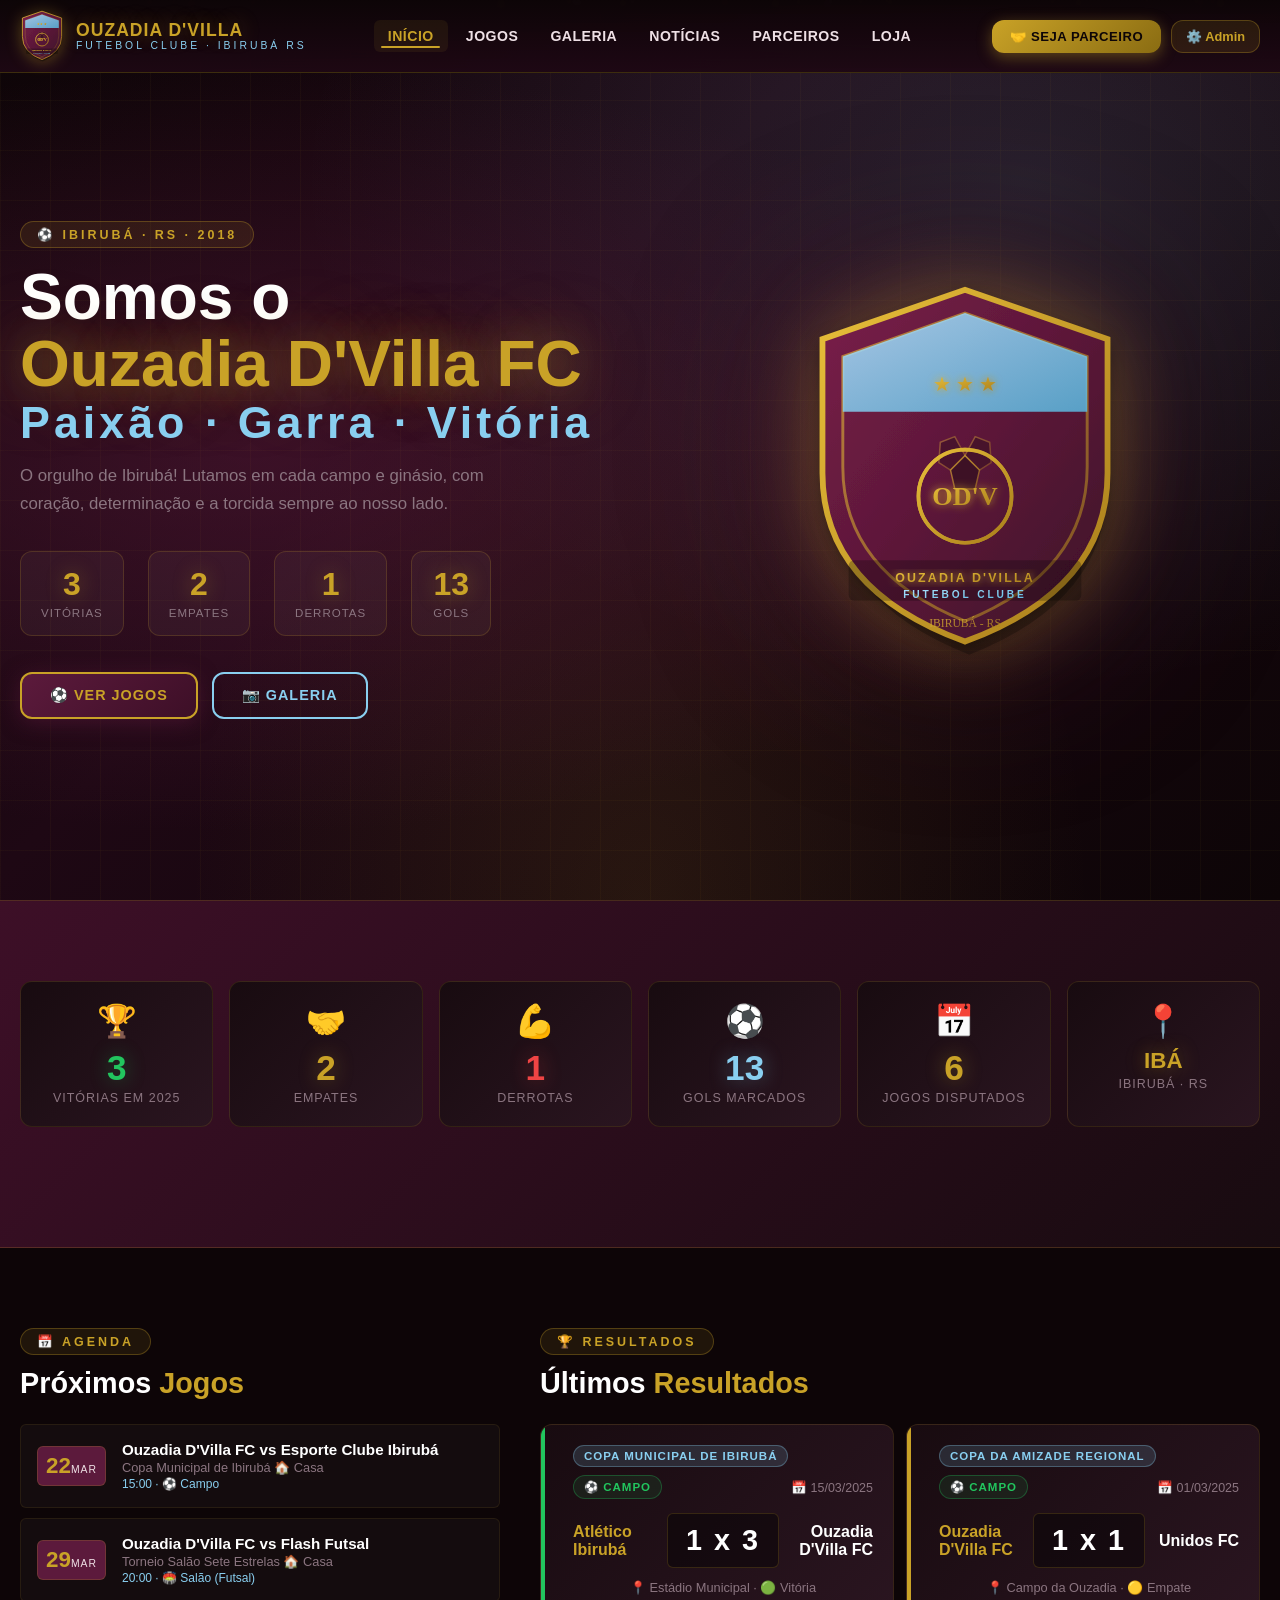
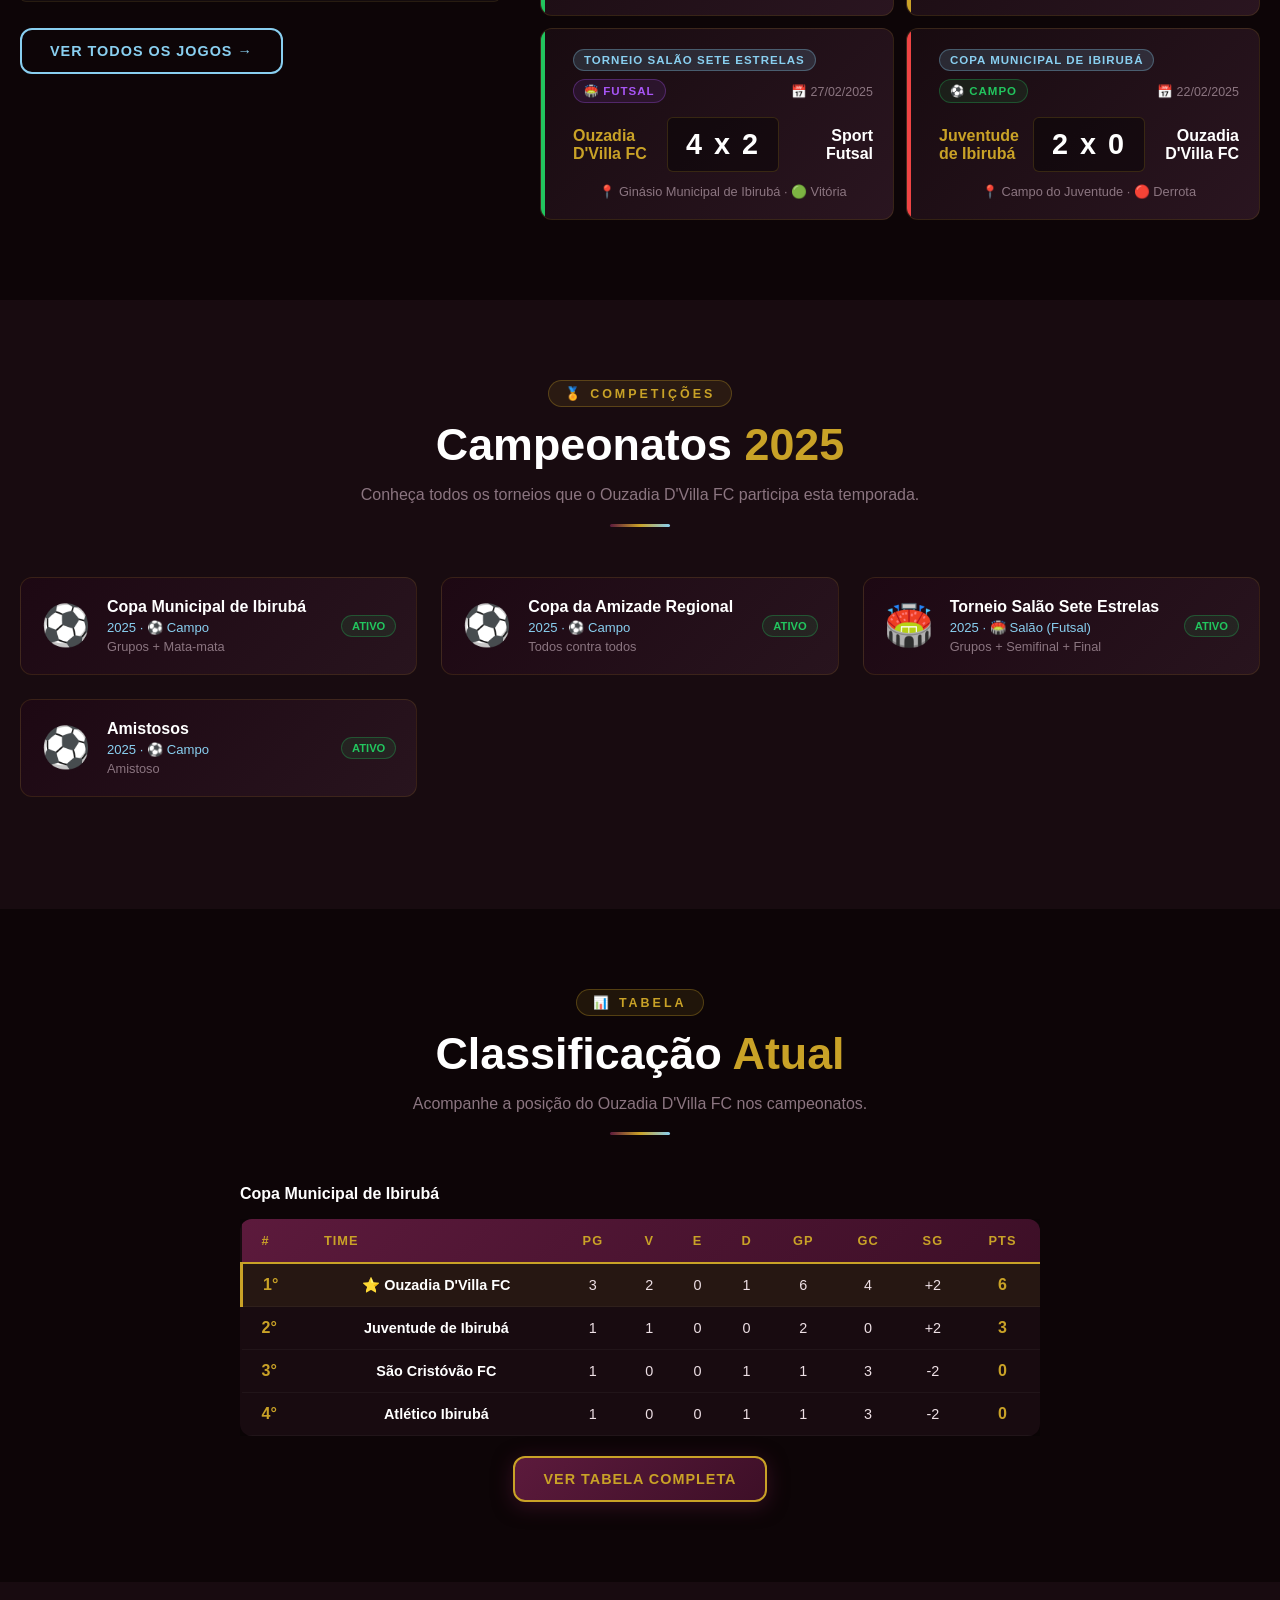
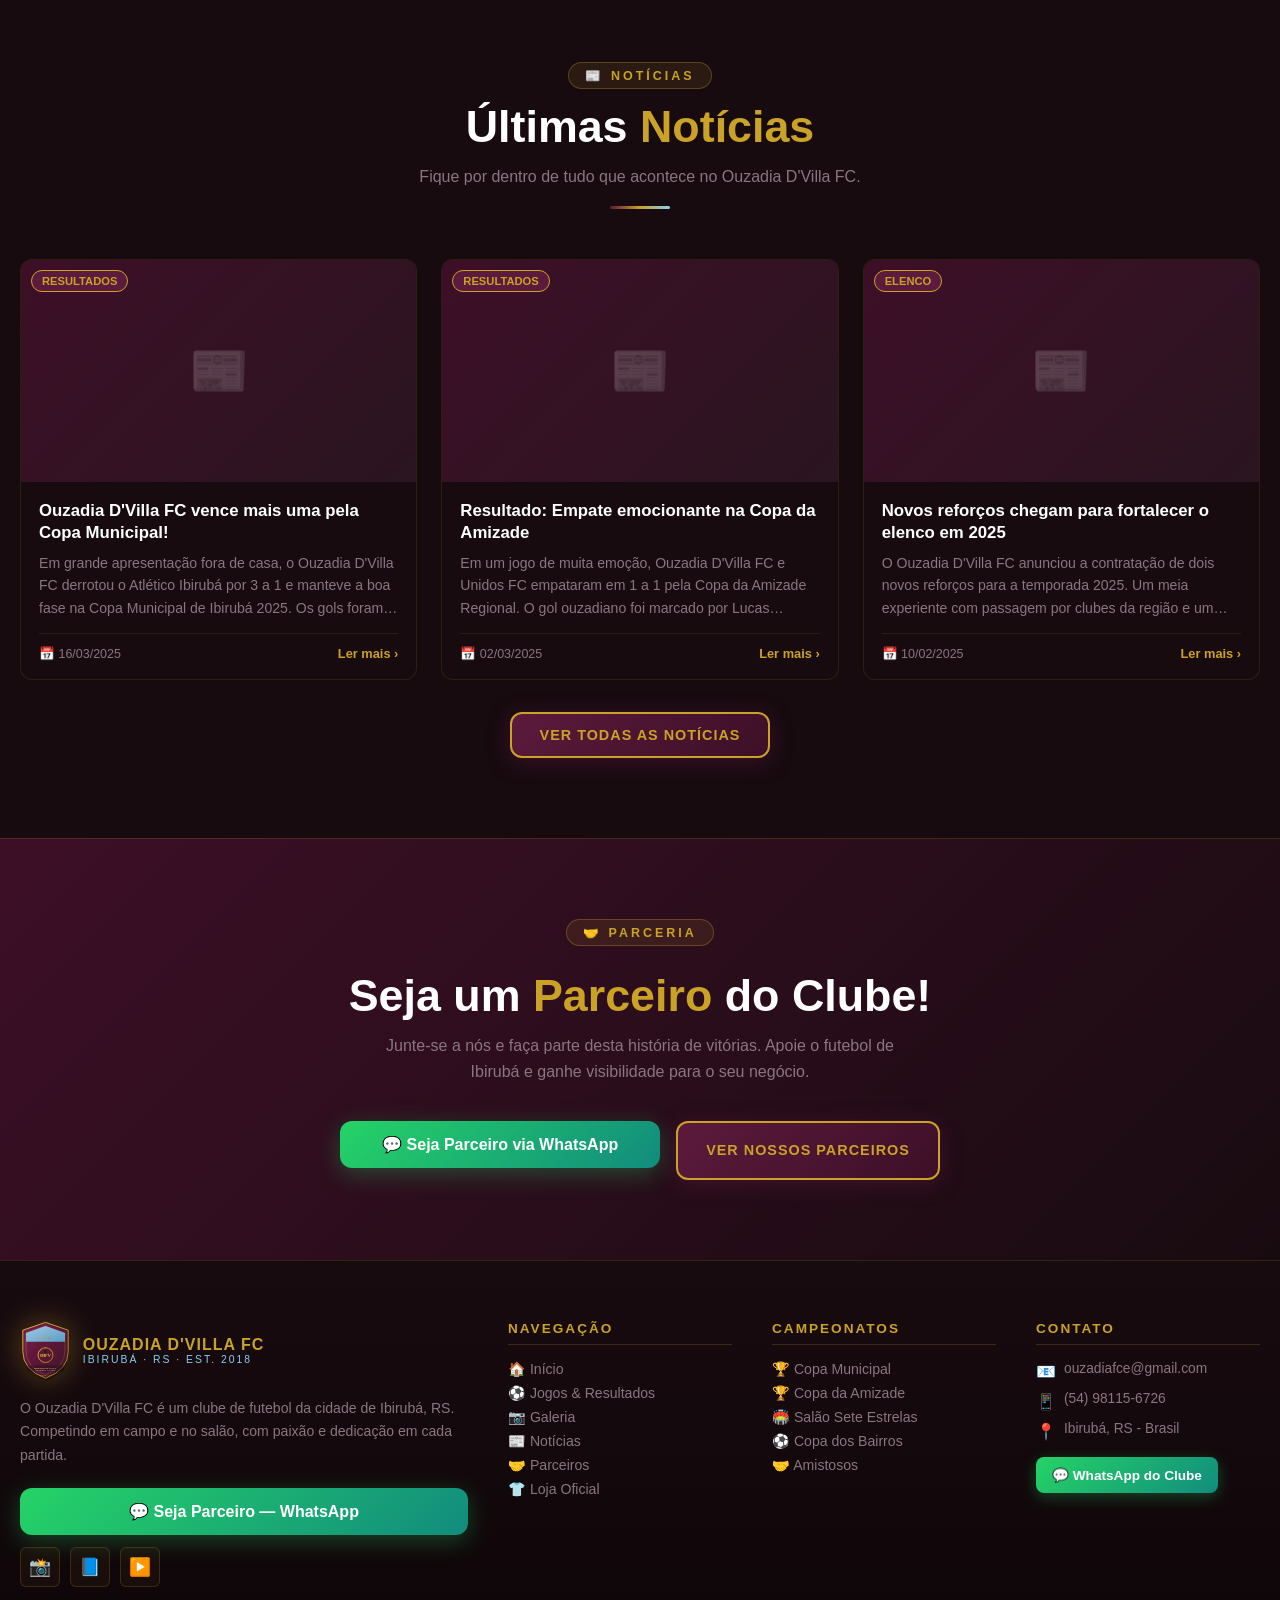
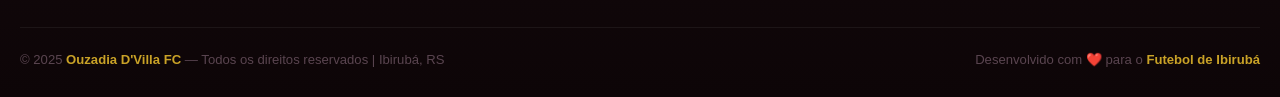
<file: index.html>
<!DOCTYPE html>
<html lang="pt-BR">
<head>
  <meta charset="UTF-8">
  <meta name="viewport" content="width=device-width, initial-scale=1.0">
  <title>Ouzadia D'Villa FC - Ibirubá RS</title>
  <meta name="description" content="Site oficial do Ouzadia D'Villa FC - Ibirubá, RS. Resultados, classificação, elenco, notícias e muito mais.">
  <link rel="stylesheet" href="css/style.css">
  <link rel="icon" href="assets/escudo.svg" type="image/svg+xml">
</head>
<body data-page="home">

<!-- NAVBAR -->
<nav class="navbar">
  <div class="nav-container">
    <a href="index.html" class="nav-brand">
      <img src="assets/escudo.svg" alt="Ouzadia D'Villa FC">
      <div class="nav-brand-text">
        <span class="nav-brand-name">OUZADIA D'VILLA</span>
        <span class="nav-brand-sub">Futebol Clube · Ibirubá RS</span>
      </div>
    </a>
    <ul class="nav-links">
      <li><a href="index.html" class="active">Início</a></li>
      <li><a href="jogos.html">Jogos</a></li>
      <li><a href="galeria.html">Galeria</a></li>
      <li><a href="noticias.html">Notícias</a></li>
      <li><a href="parceiros.html">Parceiros</a></li>
      <li><a href="produtos.html">Loja</a></li>
      <li class="nav-mobile-sep"></li>
      <li class="nav-mobile-only"><a href="https://wa.me/54981156726?text=Olá!%20Quero%20ser%20parceiro%20do%20Ouzadia%20D'Villa%20FC!" target="_blank" class="nav-mobile-parceiro">🤝 Seja Parceiro</a></li>
      <li class="nav-mobile-only"><a href="admin/login.html" class="nav-mobile-login">⚙️ Área Admin</a></li>
    </ul>
    <div class="nav-actions">
      <a href="https://wa.me/54981156726?text=Olá!%20Quero%20ser%20parceiro%20do%20Ouzadia%20D'Villa%20FC!" target="_blank" class="btn-parceiro">🤝 Seja Parceiro</a>
      <a href="admin/login.html" class="btn-admin-nav">⚙️ Admin</a>
    </div>
    <button class="nav-toggle" aria-label="Menu">
      <span></span><span></span><span></span>
    </button>
  </div>
</nav>

<!-- HERO -->
<section class="hero">
  <div class="hero-bg"></div>
  <div class="hero-grid"></div>
  <div class="hero-particles" id="hero-particles"></div>
  <div class="hero-content">
    <div class="hero-text">
      <div class="section-tag" style="margin-bottom:16px">⚽ Ibirubá · RS · 2018</div>
      <h1>
        <span class="line1">Somos o</span>
        <span class="line2">Ouzadia D'Villa FC</span>
        <span class="line3">Paixão · Garra · Vitória</span>
      </h1>
      <p>O orgulho de Ibirubá! Lutamos em cada campo e ginásio, com coração, determinação e a torcida sempre ao nosso lado.</p>
      <div class="hero-stats">
        <div class="hero-stat">
          <span class="num" id="stat-wins">0</span>
          <span class="label">Vitórias</span>
        </div>
        <div class="hero-stat">
          <span class="num" id="stat-draws">0</span>
          <span class="label">Empates</span>
        </div>
        <div class="hero-stat">
          <span class="num" id="stat-losses">0</span>
          <span class="label">Derrotas</span>
        </div>
        <div class="hero-stat">
          <span class="num" id="stat-goals">0</span>
          <span class="label">Gols</span>
        </div>
      </div>
      <div class="hero-actions">
        <a href="jogos.html" class="btn-primary">⚽ Ver Jogos</a>
        <a href="galeria.html" class="btn-secondary">📷 Galeria</a>
      </div>
    </div>
    <div class="hero-shield">
      <img src="assets/escudo.svg" alt="Escudo Ouzadia D'Villa FC" id="hero-shield">
    </div>
  </div>
</section>

<!-- STATS COUNTER -->
<section class="section-full" style="background:linear-gradient(135deg,var(--bordo-dark) 0%,var(--dark2) 100%);border-top:1px solid rgba(201,162,39,0.2);border-bottom:1px solid rgba(201,162,39,0.2)">
  <div class="section">
    <div class="stats-grid">
      <div class="stat-card wins">
        <span class="icon">🏆</span>
        <span class="val" data-counter="wins">0</span>
        <span class="lbl">Vitórias em 2025</span>
      </div>
      <div class="stat-card draws">
        <span class="icon">🤝</span>
        <span class="val" data-counter="draws">0</span>
        <span class="lbl">Empates</span>
      </div>
      <div class="stat-card losses">
        <span class="icon">💪</span>
        <span class="val" data-counter="losses">0</span>
        <span class="lbl">Derrotas</span>
      </div>
      <div class="stat-card goals">
        <span class="icon">⚽</span>
        <span class="val" data-counter="goalsFor">0</span>
        <span class="lbl">Gols Marcados</span>
      </div>
      <div class="stat-card">
        <span class="icon">📅</span>
        <span class="val" data-counter="total">0</span>
        <span class="lbl">Jogos Disputados</span>
      </div>
      <div class="stat-card">
        <span class="icon">📍</span>
        <span class="val" style="font-size:1.4rem">IBÁ</span>
        <span class="lbl">Ibirubá · RS</span>
      </div>
    </div>
  </div>
</section>

<!-- PRÓXIMOS JOGOS & ÚLTIMOS RESULTADOS -->
<section class="section">
  <div class="games-results-grid">
    <!-- Próximos Jogos -->
    <div>
      <div class="section-header" style="text-align:left;margin-bottom:24px">
        <span class="section-tag">📅 Agenda</span>
        <h2 class="section-title" style="font-size:1.8rem">Próximos <span>Jogos</span></h2>
      </div>
      <div id="upcoming-games"></div>
      <a href="jogos.html" class="btn-secondary" style="margin-top:16px;display:inline-flex">Ver todos os jogos →</a>
    </div>
    <!-- Últimos Resultados -->
    <div>
      <div class="section-header" style="text-align:left;margin-bottom:24px">
        <span class="section-tag">🏆 Resultados</span>
        <h2 class="section-title" style="font-size:1.8rem">Últimos <span>Resultados</span></h2>
      </div>
      <div id="last-results" class="results-grid"></div>
    </div>
  </div>
</section>

<!-- CAMPEONATOS -->
<div class="section-full">
  <div class="section">
    <div class="section-header">
      <span class="section-tag">🏅 Competições</span>
      <h2 class="section-title">Campeonatos <span>2025</span></h2>
      <p class="section-subtitle">Conheça todos os torneios que o Ouzadia D'Villa FC participa esta temporada.</p>
      <div class="section-line"></div>
    </div>
    <div id="championships-home" class="grid-3" style="margin-bottom:32px"></div>
  </div>
</div>

<!-- CLASSIFICAÇÃO -->
<section class="section">
  <div class="section-header">
    <span class="section-tag">📊 Tabela</span>
    <h2 class="section-title">Classificação <span>Atual</span></h2>
    <p class="section-subtitle">Acompanhe a posição do Ouzadia D'Villa FC nos campeonatos.</p>
    <div class="section-line"></div>
  </div>
  <div style="max-width:800px;margin:0 auto">
    <div id="classification-home"></div>
    <div style="text-align:center;margin-top:20px">
      <a href="jogos.html" class="btn-primary">Ver tabela completa</a>
    </div>
  </div>
</section>

<!-- NOTÍCIAS -->
<div class="section-full">
  <div class="section">
    <div class="section-header">
      <span class="section-tag">📰 Notícias</span>
      <h2 class="section-title">Últimas <span>Notícias</span></h2>
      <p class="section-subtitle">Fique por dentro de tudo que acontece no Ouzadia D'Villa FC.</p>
      <div class="section-line"></div>
    </div>
    <div id="news-home" class="grid-3"></div>
    <div style="text-align:center;margin-top:32px">
      <a href="noticias.html" class="btn-primary">Ver todas as notícias</a>
    </div>
  </div>
</div>

<!-- SEJA PARCEIRO CTA -->
<section style="padding:80px 20px;background:linear-gradient(135deg,var(--bordo-dark) 0%,var(--dark2) 100%);border-top:1px solid rgba(201,162,39,0.2);text-align:center">
  <div style="max-width:700px;margin:0 auto">
    <span class="section-tag">🤝 Parceria</span>
    <h2 class="section-title" style="margin-top:12px">Seja um <span>Parceiro</span> do Clube!</h2>
    <p class="section-subtitle" style="margin-bottom:36px">Junte-se a nós e faça parte desta história de vitórias. Apoie o futebol de Ibirubá e ganhe visibilidade para o seu negócio.</p>
    <div style="display:flex;gap:16px;justify-content:center;flex-wrap:wrap">
      <a href="https://wa.me/54981156726?text=Olá!%20Quero%20ser%20parceiro%20do%20Ouzadia%20D'Villa%20FC!" target="_blank" class="btn-parceiro-big" style="max-width:320px">
        💬 Seja Parceiro via WhatsApp
      </a>
      <a href="parceiros.html" class="btn-primary">Ver nossos parceiros</a>
    </div>
  </div>
</section>

<!-- FOOTER -->
<footer class="footer">
  <div class="footer-grid">
    <div class="footer-brand">
      <div class="footer-logo">
        <img src="assets/escudo.svg" alt="Ouzadia D'Villa FC">
        <div class="footer-logo-text">
          <div class="name">OUZADIA D'VILLA FC</div>
          <div class="sub">Ibirubá · RS · Est. 2018</div>
        </div>
      </div>
      <p class="footer-desc">O Ouzadia D'Villa FC é um clube de futebol da cidade de Ibirubá, RS. Competindo em campo e no salão, com paixão e dedicação em cada partida.</p>
      <a href="https://wa.me/54981156726?text=Olá!%20Quero%20ser%20parceiro%20do%20Ouzadia%20D'Villa%20FC!" target="_blank" class="btn-parceiro-big">💬 Seja Parceiro — WhatsApp</a>
      <div class="footer-socials">
        <a href="https://instagram.com/ouzadiadvilla" target="_blank" class="footer-social-btn" title="Instagram">📸</a>
        <a href="https://facebook.com/ouzadiadvilla" target="_blank" class="footer-social-btn" title="Facebook">📘</a>
        <a href="https://youtube.com" target="_blank" class="footer-social-btn" title="YouTube">▶️</a>
      </div>
    </div>
    <div class="footer-col">
      <h4>Navegação</h4>
      <ul class="footer-links">
        <li><a href="index.html">🏠 Início</a></li>
        <li><a href="jogos.html">⚽ Jogos & Resultados</a></li>
        <li><a href="galeria.html">📷 Galeria</a></li>
        <li><a href="noticias.html">📰 Notícias</a></li>
        <li><a href="parceiros.html">🤝 Parceiros</a></li>
        <li><a href="produtos.html">👕 Loja Oficial</a></li>
      </ul>
    </div>
    <div class="footer-col">
      <h4>Campeonatos</h4>
      <ul class="footer-links">
        <li><a href="jogos.html">🏆 Copa Municipal</a></li>
        <li><a href="jogos.html">🏆 Copa da Amizade</a></li>
        <li><a href="jogos.html">🏟️ Salão Sete Estrelas</a></li>
        <li><a href="jogos.html">⚽ Copa dos Bairros</a></li>
        <li><a href="jogos.html">🤝 Amistosos</a></li>
      </ul>
    </div>
    <div class="footer-col">
      <h4>Contato</h4>
      <div class="footer-contact-item"><span class="icon">📧</span><span>ouzadiafce@gmail.com</span></div>
      <div class="footer-contact-item"><span class="icon">📱</span><span>(54) 98115-6726</span></div>
      <div class="footer-contact-item"><span class="icon">📍</span><span>Ibirubá, RS - Brasil</span></div>
      <div style="margin-top:16px">
        <a href="https://wa.me/54981156726" target="_blank" class="btn-whatsapp" style="border-radius:8px;padding:10px 16px;font-size:0.85rem">
          💬 WhatsApp do Clube
        </a>
      </div>
    </div>
  </div>
  <div class="footer-bottom">
    <p>© 2025 <strong>Ouzadia D'Villa FC</strong> — Todos os direitos reservados | Ibirubá, RS</p>
    <p>Desenvolvido com ❤️ para o <strong>Futebol de Ibirubá</strong></p>
  </div>
</footer>

<div class="toast-container"></div>
<script src="js/data.js"></script>
<script src="js/app.js"></script>
</body>
</html>
</file>
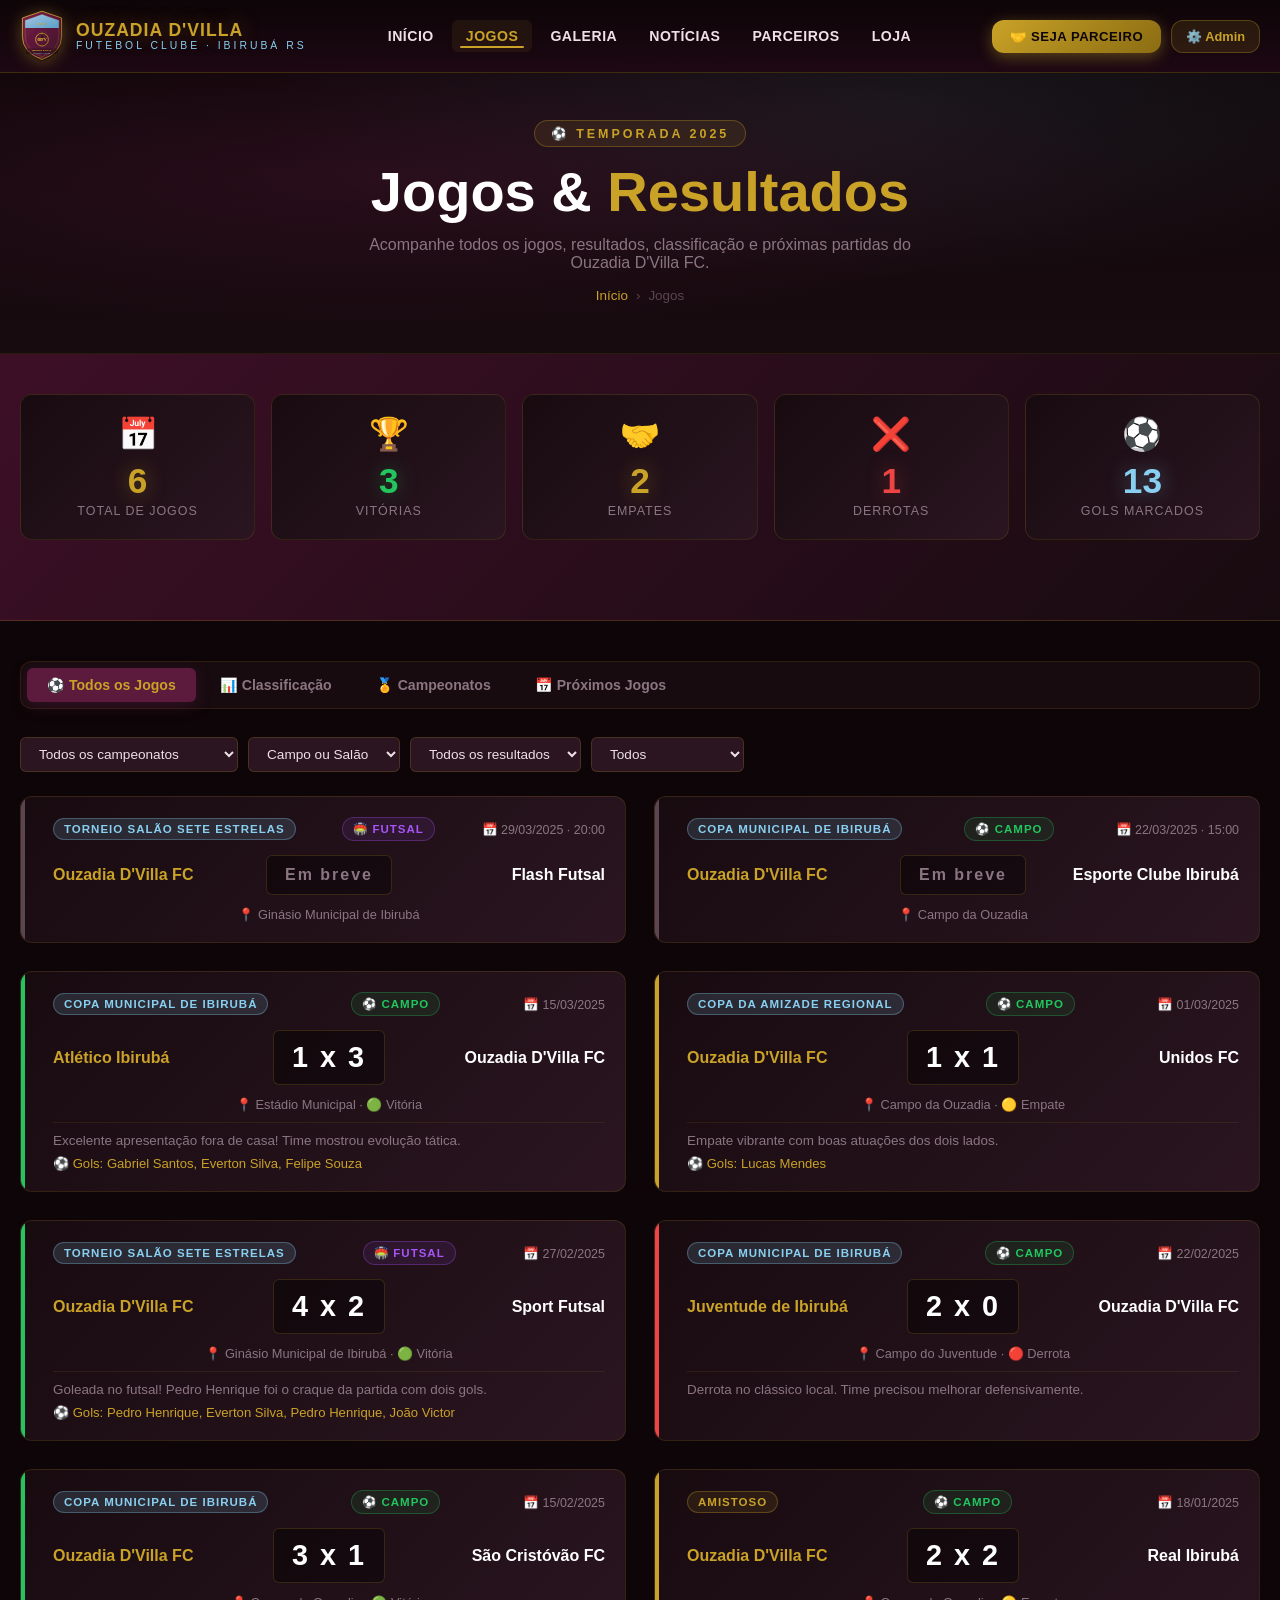
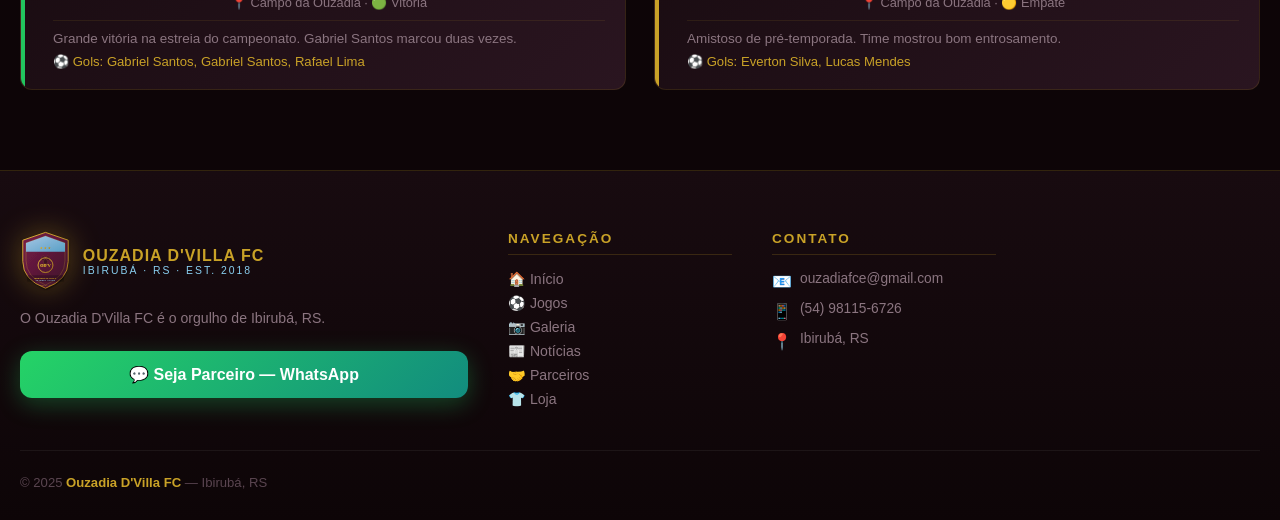
<file: jogos.html>
<!DOCTYPE html>
<html lang="pt-BR">
<head>
  <meta charset="UTF-8">
  <meta name="viewport" content="width=device-width, initial-scale=1.0">
  <title>Jogos & Resultados - Ouzadia D'Villa FC</title>
  <link rel="stylesheet" href="css/style.css">
  <link rel="icon" href="assets/escudo.svg" type="image/svg+xml">
</head>
<body data-page="jogos">

<nav class="navbar">
  <div class="nav-container">
    <a href="index.html" class="nav-brand">
      <img src="assets/escudo.svg" alt="Ouzadia D'Villa FC">
      <div class="nav-brand-text">
        <span class="nav-brand-name">OUZADIA D'VILLA</span>
        <span class="nav-brand-sub">Futebol Clube · Ibirubá RS</span>
      </div>
    </a>
        <ul class="nav-links">
      <li><a href="index.html">Início</a></li>
      <li><a href="jogos.html" class="active">Jogos</a></li>
      <li><a href="galeria.html">Galeria</a></li>
      <li><a href="noticias.html">Notícias</a></li>
      <li><a href="parceiros.html">Parceiros</a></li>
      <li><a href="produtos.html">Loja</a></li>
      <li class="nav-mobile-sep"></li>
      <li class="nav-mobile-only"><a href="https://wa.me/54981156726?text=Ol%C3%A1!%20Quero%20ser%20parceiro%20do%20Ouzadia%20D%27Villa%20FC!" target="_blank" class="nav-mobile-parceiro">🤝 Seja Parceiro</a></li>
      <li class="nav-mobile-only"><a href="admin/login.html" class="nav-mobile-login">⚙️ Área Admin</a></li>
    </ul>
        <div class="nav-actions">
      <a href="https://wa.me/54981156726?text=Ol%C3%A1!%20Quero%20ser%20parceiro%20do%20Ouzadia%20D%27Villa%20FC!" target="_blank" class="btn-parceiro">🤝 Seja Parceiro</a>
      <a href="admin/login.html" class="btn-admin-nav">⚙️ Admin</a>
    </div>
    <button class="nav-toggle"><span></span><span></span><span></span></button>
  </div>
</nav>

<div class="page-header">
  <div class="page-header-content">
    <span class="section-tag">⚽ Temporada 2025</span>
    <h1>Jogos & <span>Resultados</span></h1>
    <p>Acompanhe todos os jogos, resultados, classificação e próximas partidas do Ouzadia D'Villa FC.</p>
    <div class="breadcrumb"><a href="index.html">Início</a><span>›</span><span>Jogos</span></div>
  </div>
</div>

<!-- STATS -->
<div class="section-full" style="background:linear-gradient(135deg,var(--bordo-dark) 0%,var(--dark2) 100%);padding:40px 20px;border-bottom:1px solid rgba(201,162,39,0.2)">
  <div style="max-width:1400px;margin:0 auto">
    <div class="stats-grid">
      <div class="stat-card">
        <span class="icon">📅</span>
        <span class="val" id="games-total">0</span>
        <span class="lbl">Total de Jogos</span>
      </div>
      <div class="stat-card wins">
        <span class="icon">🏆</span>
        <span class="val" id="games-wins">0</span>
        <span class="lbl">Vitórias</span>
      </div>
      <div class="stat-card draws">
        <span class="icon">🤝</span>
        <span class="val" id="games-draws">0</span>
        <span class="lbl">Empates</span>
      </div>
      <div class="stat-card losses">
        <span class="icon">❌</span>
        <span class="val" id="games-losses">0</span>
        <span class="lbl">Derrotas</span>
      </div>
      <div class="stat-card goals">
        <span class="icon">⚽</span>
        <span class="val" id="games-goals">0</span>
        <span class="lbl">Gols Marcados</span>
      </div>
    </div>
  </div>
</div>

<div class="section" style="max-width:1400px;margin:0 auto;padding-top:40px">

  <!-- TABS: Jogos / Classificação / Campeonatos -->
  <div class="tabs" data-tab-group="main">
    <button class="tab-btn active" data-tab="jogos" data-group="main">⚽ Todos os Jogos</button>
    <button class="tab-btn" data-tab="classificacao" data-group="main">📊 Classificação</button>
    <button class="tab-btn" data-tab="campeonatos" data-group="main">🏅 Campeonatos</button>
    <button class="tab-btn" data-tab="proximos" data-group="main">📅 Próximos Jogos</button>
  </div>

  <!-- TAB: JOGOS -->
  <div class="tab-panel active" data-tab="jogos" data-group="main">
    <div class="filters">
      <select class="filter-select" id="filter-champ">
        <option value="">Todos os campeonatos</option>
      </select>
      <select class="filter-select" id="filter-type">
        <option value="">Campo ou Salão</option>
        <option value="campo">⚽ Campo</option>
        <option value="salao">🏟️ Futsal/Salão</option>
      </select>
      <select class="filter-select" id="filter-result">
        <option value="">Todos os resultados</option>
        <option value="win">🏆 Vitórias</option>
        <option value="draw">🤝 Empates</option>
        <option value="loss">❌ Derrotas</option>
      </select>
      <select class="filter-select" id="filter-played">
        <option value="">Todos</option>
        <option value="played">Jogos realizados</option>
        <option value="upcoming">Próximos jogos</option>
      </select>
    </div>
    <div id="games-list" class="grid-2"></div>
  </div>

  <!-- TAB: CLASSIFICAÇÃO -->
  <div class="tab-panel" data-tab="classificacao" data-group="main">
    <div style="margin-bottom:24px">
      <div class="tabs" data-tab-group="class-type">
        <button class="tab-btn active" data-tab="class-campo" data-group="class-type">⚽ Campo</button>
        <button class="tab-btn" data-tab="class-salao" data-group="class-type">🏟️ Futsal</button>
      </div>
    </div>
    <div class="tab-panel active" data-tab="class-campo" data-group="class-type">
      <div class="champ-tabs" id="classification-tabs"></div>
      <div id="classification-container"></div>
    </div>
    <div class="tab-panel" data-tab="class-salao" data-group="class-type">
      <div id="classification-salao">
        <script>
          document.addEventListener('DOMContentLoaded', () => {
            const container = document.getElementById('classification-salao');
            const salaoChamps = DB.get(DB.KEYS.CHAMPIONSHIPS).filter(c => c.type === 'salao');
            if (salaoChamps.length) {
              const html = salaoChamps.map(c => {
                const cl = DB.getClassification(c.id);
                return `<h3 style="margin-bottom:16px;color:var(--white);font-size:1.1rem">${c.name}</h3><div id="class-salao-${c.id}"></div>`;
              }).join('<hr style="border-color:rgba(201,162,39,0.1);margin:32px 0">');
              container.innerHTML = html;
              salaoChamps.forEach(c => {
                const cl = DB.getClassification(c.id);
                renderClassificationTable(document.getElementById(`class-salao-${c.id}`), cl, c.name);
              });
            } else {
              container.innerHTML = '<div class="empty-state"><span class="icon">🏟️</span><h3>Nenhum campeonato de futsal</h3></div>';
            }
          });
        </script>
      </div>
    </div>
  </div>

  <!-- TAB: CAMPEONATOS -->
  <div class="tab-panel" data-tab="campeonatos" data-group="main">
    <div id="championships-full" class="grid-3">
      <script>
        document.addEventListener('DOMContentLoaded', () => {
          const champs = DB.get(DB.KEYS.CHAMPIONSHIPS);
          const rounds = DB.get(DB.KEYS.ROUNDS);
          const games = DB.get(DB.KEYS.GAMES);
          const container = document.getElementById('championships-full');
          container.innerHTML = champs.map(c => {
            const champRounds = rounds.filter(r => r.championshipId === c.id);
            const champGames = games.filter(g => g.championshipId === c.id);
            const won = champGames.filter(g => g.played && g.result === 'win').length;
            return `
              <div class="card animate-on-scroll" style="padding:24px">
                <div style="display:flex;align-items:center;gap:12px;margin-bottom:16px">
                  <span style="font-size:2.5rem">${c.type === 'salao' ? '🏟️' : '⚽'}</span>
                  <div>
                    <h3 style="font-weight:900;color:var(--white);font-size:1.05rem">${c.name}</h3>
                    <p style="font-size:0.78rem;color:var(--blue)">${c.year} · ${Utils.formatType(c.type)}</p>
                  </div>
                  <span style="margin-left:auto;padding:4px 10px;border-radius:50px;font-size:0.7rem;font-weight:700;
                    background:${c.status === 'active' ? 'rgba(34,197,94,0.1)' : 'rgba(100,100,100,0.1)'};
                    color:${c.status === 'active' ? '#22c55e' : '#666'};
                    border:1px solid ${c.status === 'active' ? 'rgba(34,197,94,0.3)' : 'rgba(100,100,100,0.3)'}">
                    ${c.status === 'active' ? 'ATIVO' : 'ENCERRADO'}
                  </span>
                </div>
                <p style="font-size:0.88rem;color:var(--gray-light);margin-bottom:16px;line-height:1.5">${c.description}</p>
                <div style="display:grid;grid-template-columns:1fr 1fr 1fr;gap:10px;margin-bottom:16px">
                  <div style="text-align:center;padding:10px;background:rgba(255,255,255,0.03);border-radius:8px;border:1px solid rgba(201,162,39,0.1)">
                    <div style="font-weight:900;color:var(--gold);font-size:1.3rem">${champGames.length}</div>
                    <div style="font-size:0.72rem;color:var(--gray-light)">JOGOS</div>
                  </div>
                  <div style="text-align:center;padding:10px;background:rgba(255,255,255,0.03);border-radius:8px;border:1px solid rgba(201,162,39,0.1)">
                    <div style="font-weight:900;color:#22c55e;font-size:1.3rem">${won}</div>
                    <div style="font-size:0.72rem;color:var(--gray-light)">VITÓRIAS</div>
                  </div>
                  <div style="text-align:center;padding:10px;background:rgba(255,255,255,0.03);border-radius:8px;border:1px solid rgba(201,162,39,0.1)">
                    <div style="font-weight:900;color:var(--blue);font-size:1.3rem">${champRounds.length}</div>
                    <div style="font-size:0.72rem;color:var(--gray-light)">RODADAS</div>
                  </div>
                </div>
                <div style="font-size:0.82rem;color:var(--gold);padding:8px 12px;background:rgba(201,162,39,0.08);border-radius:6px;border:1px solid rgba(201,162,39,0.15)">
                  📋 Formato: ${c.format}
                </div>
              </div>`;
          }).join('');
          Utils.setupScrollAnimations();
        });
      </script>
    </div>
  </div>

  <!-- TAB: PRÓXIMOS JOGOS -->
  <div class="tab-panel" data-tab="proximos" data-group="main">
    <div id="upcoming-all">
      <script>
        document.addEventListener('DOMContentLoaded', () => {
          const container = document.getElementById('upcoming-all');
          const upcoming = DB.get(DB.KEYS.GAMES).filter(g => !g.played)
            .sort((a, b) => a.date.localeCompare(b.date));
          if (!upcoming.length) {
            container.innerHTML = '<div class="empty-state"><span class="icon">📅</span><h3>Nenhum jogo agendado</h3><p>Os próximos jogos serão anunciados em breve.</p></div>';
            return;
          }
          container.innerHTML = `<div class="grid-2">${upcoming.map(g => createGameCard(g, true)).join('')}</div>`;
          Utils.setupScrollAnimations();
        });
      </script>
    </div>
  </div>
</div>

<!-- FOOTER -->
<footer class="footer">
  <div class="footer-grid">
    <div class="footer-brand">
      <div class="footer-logo">
        <img src="assets/escudo.svg" alt="Ouzadia D'Villa FC">
        <div class="footer-logo-text">
          <div class="name">OUZADIA D'VILLA FC</div>
          <div class="sub">Ibirubá · RS · Est. 2018</div>
        </div>
      </div>
      <p class="footer-desc">O Ouzadia D'Villa FC é o orgulho de Ibirubá, RS.</p>
      <a href="https://wa.me/54981156726?text=Olá!%20Quero%20ser%20parceiro%20do%20Ouzadia%20D'Villa%20FC!" target="_blank" class="btn-parceiro-big">💬 Seja Parceiro — WhatsApp</a>
    </div>
    <div class="footer-col">
      <h4>Navegação</h4>
      <ul class="footer-links">
        <li><a href="index.html">🏠 Início</a></li>
        <li><a href="jogos.html">⚽ Jogos</a></li>
        <li><a href="galeria.html">📷 Galeria</a></li>
        <li><a href="noticias.html">📰 Notícias</a></li>
        <li><a href="parceiros.html">🤝 Parceiros</a></li>
        <li><a href="produtos.html">👕 Loja</a></li>
      </ul>
    </div>
    <div class="footer-col">
      <h4>Contato</h4>
      <div class="footer-contact-item"><span class="icon">📧</span>ouzadiafce@gmail.com</div>
      <div class="footer-contact-item"><span class="icon">📱</span>(54) 98115-6726</div>
      <div class="footer-contact-item"><span class="icon">📍</span>Ibirubá, RS</div>
    </div>
  </div>
  <div class="footer-bottom">
    <p>© 2025 <strong>Ouzadia D'Villa FC</strong> — Ibirubá, RS</p>
  </div>
</footer>

<div class="toast-container"></div>
<script src="js/data.js"></script>
<script src="js/app.js"></script>
</body>
</html>
</file>
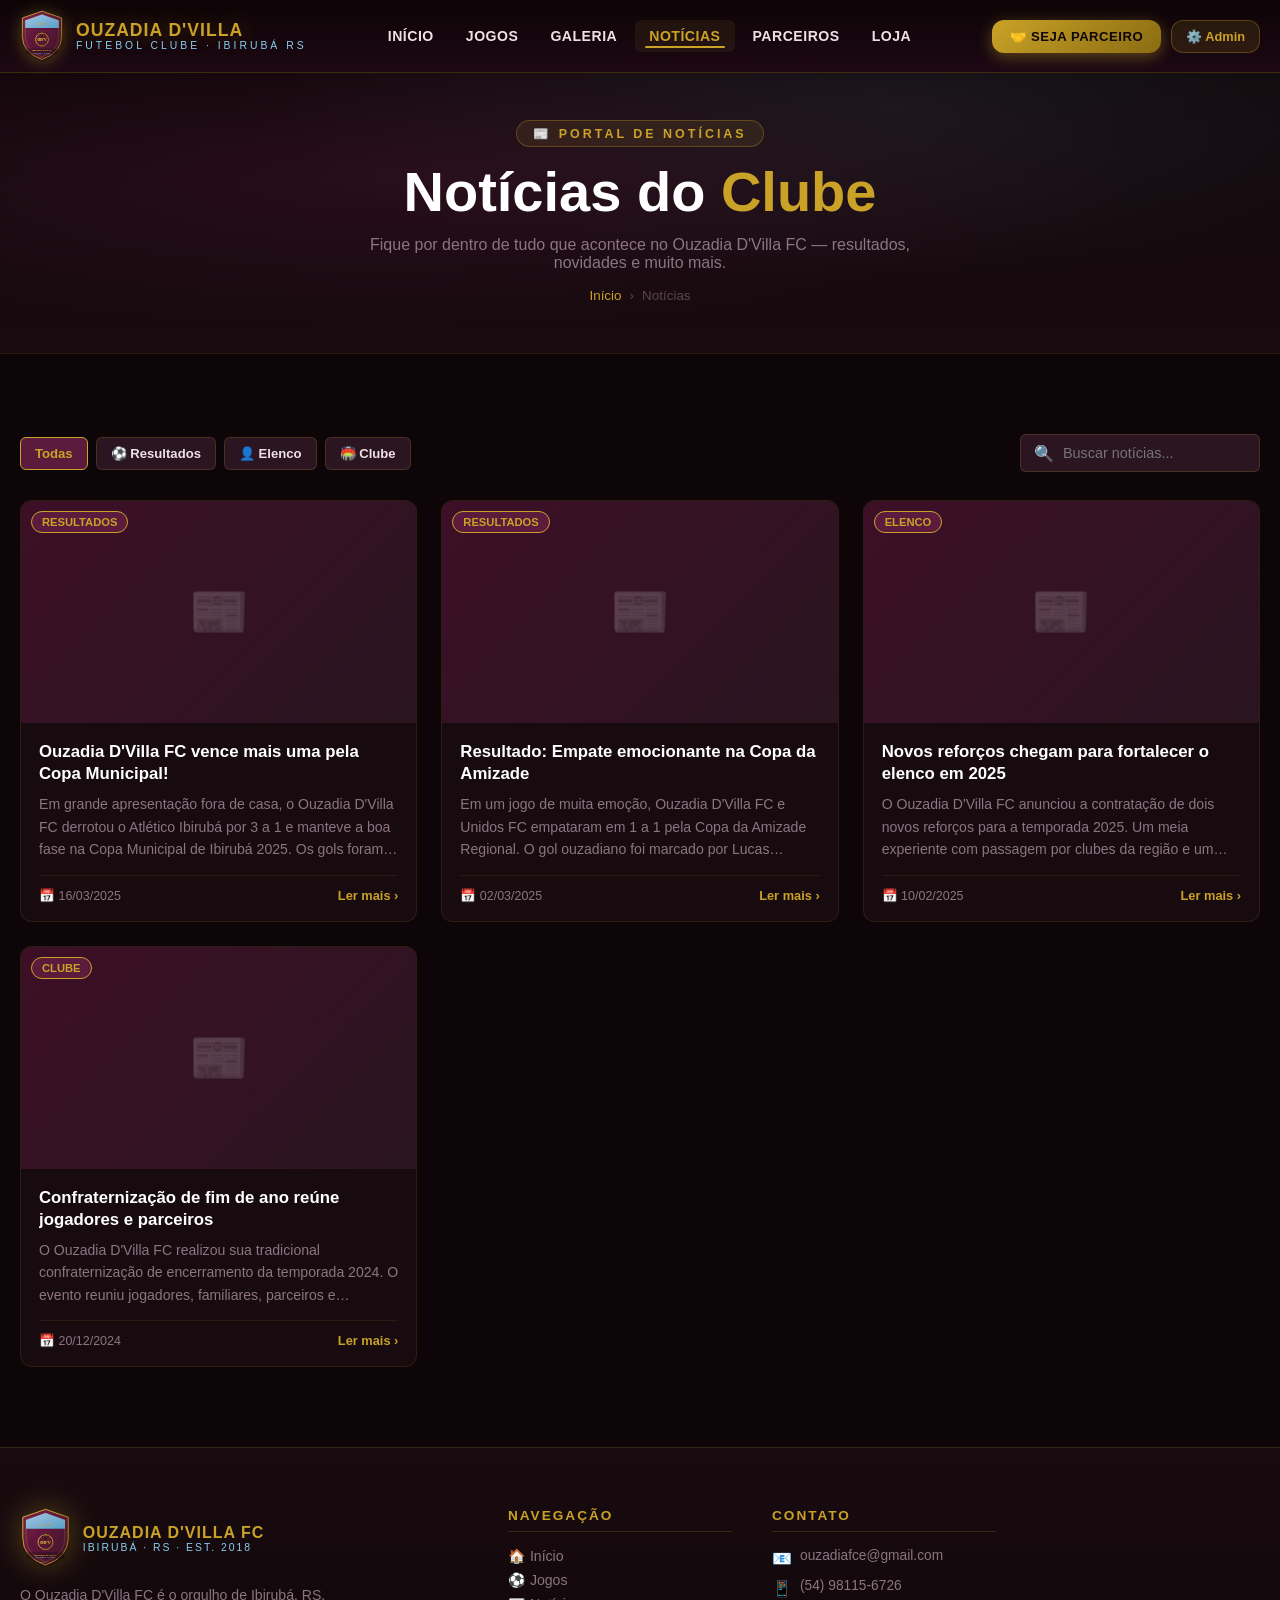
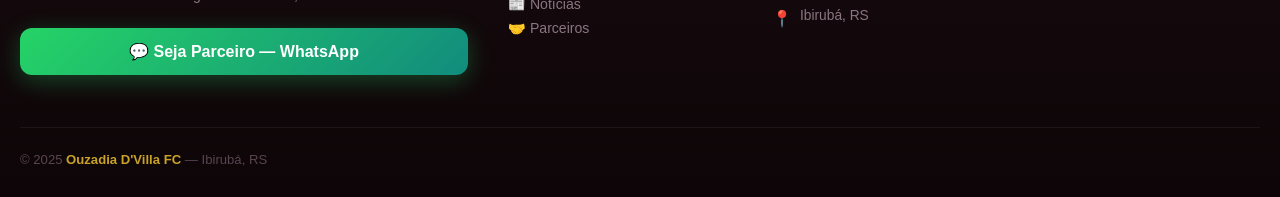
<file: noticias.html>
<!DOCTYPE html>
<html lang="pt-BR">
<head>
  <meta charset="UTF-8">
  <meta name="viewport" content="width=device-width, initial-scale=1.0">
  <title>Notícias - Ouzadia D'Villa FC</title>
  <link rel="stylesheet" href="css/style.css">
  <link rel="icon" href="assets/escudo.svg" type="image/svg+xml">
</head>
<body data-page="noticias">

<nav class="navbar">
  <div class="nav-container">
    <a href="index.html" class="nav-brand">
      <img src="assets/escudo.svg" alt="Ouzadia D'Villa FC">
      <div class="nav-brand-text">
        <span class="nav-brand-name">OUZADIA D'VILLA</span>
        <span class="nav-brand-sub">Futebol Clube · Ibirubá RS</span>
      </div>
    </a>
        <ul class="nav-links">
      <li><a href="index.html">Início</a></li>
      <li><a href="jogos.html">Jogos</a></li>
      <li><a href="galeria.html">Galeria</a></li>
      <li><a href="noticias.html" class="active">Notícias</a></li>
      <li><a href="parceiros.html">Parceiros</a></li>
      <li><a href="produtos.html">Loja</a></li>
      <li class="nav-mobile-sep"></li>
      <li class="nav-mobile-only"><a href="https://wa.me/54981156726?text=Ol%C3%A1!%20Quero%20ser%20parceiro%20do%20Ouzadia%20D%27Villa%20FC!" target="_blank" class="nav-mobile-parceiro">🤝 Seja Parceiro</a></li>
      <li class="nav-mobile-only"><a href="admin/login.html" class="nav-mobile-login">⚙️ Área Admin</a></li>
    </ul>
        <div class="nav-actions">
      <a href="https://wa.me/54981156726?text=Ol%C3%A1!%20Quero%20ser%20parceiro%20do%20Ouzadia%20D%27Villa%20FC!" target="_blank" class="btn-parceiro">🤝 Seja Parceiro</a>
      <a href="admin/login.html" class="btn-admin-nav">⚙️ Admin</a>
    </div>
    <button class="nav-toggle"><span></span><span></span><span></span></button>
  </div>
</nav>

<div class="page-header">
  <div class="page-header-content">
    <span class="section-tag">📰 Portal de Notícias</span>
    <h1>Notícias do <span>Clube</span></h1>
    <p>Fique por dentro de tudo que acontece no Ouzadia D'Villa FC — resultados, novidades e muito mais.</p>
    <div class="breadcrumb"><a href="index.html">Início</a><span>›</span><span>Notícias</span></div>
  </div>
</div>

<div class="section" style="max-width:1400px;margin:0 auto">

  <!-- Filtros e busca -->
  <div style="display:flex;align-items:center;justify-content:space-between;flex-wrap:wrap;gap:16px;margin-bottom:28px">
    <div class="filter-group">
      <button class="filter-btn filter-cat-btn active" data-cat="all">Todas</button>
      <button class="filter-btn filter-cat-btn" data-cat="Resultados">⚽ Resultados</button>
      <button class="filter-btn filter-cat-btn" data-cat="Elenco">👤 Elenco</button>
      <button class="filter-btn filter-cat-btn" data-cat="Clube">🏟️ Clube</button>
    </div>
    <div class="search-box">
      <span class="search-icon">🔍</span>
      <input type="text" id="news-search" placeholder="Buscar notícias...">
    </div>
  </div>

  <div id="news-grid" class="grid-3"></div>
</div>

<!-- Modal Notícia -->
<div class="modal-overlay" id="news-modal">
  <div class="modal modal-large">
    <div class="modal-header">
      <span class="modal-title" id="modal-news-title">Notícia</span>
      <button class="modal-close">✕</button>
    </div>
    <div class="modal-body" id="modal-news-body"></div>
  </div>
</div>

<!-- FOOTER -->
<footer class="footer">
  <div class="footer-grid">
    <div class="footer-brand">
      <div class="footer-logo">
        <img src="assets/escudo.svg" alt="Ouzadia D'Villa FC">
        <div class="footer-logo-text">
          <div class="name">OUZADIA D'VILLA FC</div>
          <div class="sub">Ibirubá · RS · Est. 2018</div>
        </div>
      </div>
      <p class="footer-desc">O Ouzadia D'Villa FC é o orgulho de Ibirubá, RS.</p>
      <a href="https://wa.me/54981156726?text=Olá!%20Quero%20ser%20parceiro%20do%20Ouzadia%20D'Villa%20FC!" target="_blank" class="btn-parceiro-big">💬 Seja Parceiro — WhatsApp</a>
    </div>
    <div class="footer-col">
      <h4>Navegação</h4>
      <ul class="footer-links">
        <li><a href="index.html">🏠 Início</a></li>
        <li><a href="jogos.html">⚽ Jogos</a></li>
        <li><a href="noticias.html">📰 Notícias</a></li>
        <li><a href="parceiros.html">🤝 Parceiros</a></li>
      </ul>
    </div>
    <div class="footer-col">
      <h4>Contato</h4>
      <div class="footer-contact-item"><span class="icon">📧</span>ouzadiafce@gmail.com</div>
      <div class="footer-contact-item"><span class="icon">📱</span>(54) 98115-6726</div>
      <div class="footer-contact-item"><span class="icon">📍</span>Ibirubá, RS</div>
    </div>
  </div>
  <div class="footer-bottom">
    <p>© 2025 <strong>Ouzadia D'Villa FC</strong> — Ibirubá, RS</p>
  </div>
</footer>

<div class="toast-container"></div>
<script src="js/data.js"></script>
<script src="js/app.js"></script>
<script>
// Override openNews for this page - show in modal
function openNews(id) {
  const news = DB.findById(DB.KEYS.NEWS, id);
  if (!news) return;
  const modal = document.getElementById('news-modal');
  modal.querySelector('#modal-news-title').textContent = news.title;
  const body = modal.querySelector('#modal-news-body');
  body.innerHTML = `
    ${news.coverImage ? `<img src="${news.coverImage}" style="width:100%;border-radius:10px;margin-bottom:20px">` : ''}
    <div style="display:flex;gap:10px;align-items:center;margin-bottom:20px;flex-wrap:wrap">
      <span style="padding:4px 12px;background:var(--bordo);border:1px solid var(--gold);border-radius:50px;color:var(--gold);font-size:0.75rem;font-weight:700">${news.category}</span>
      <span style="font-size:0.85rem;color:var(--gray-light)">📅 ${Utils.formatDate(news.date)}</span>
    </div>
    <h2 style="font-size:1.4rem;font-weight:900;color:var(--white);margin-bottom:20px;line-height:1.3">${news.title}</h2>
    <div style="font-size:0.95rem;color:var(--text);line-height:1.8">
      ${news.content.split('\n\n').map(p => `<p style="margin-bottom:16px">${p}</p>`).join('')}
    </div>
    <hr style="border-color:rgba(201,162,39,0.15);margin:24px 0">
    <div style="display:flex;gap:12px;flex-wrap:wrap">
      <a href="https://wa.me/?text=${encodeURIComponent(news.title + ' - Ouzadia DVilla FC')}" target="_blank" class="btn-whatsapp" style="border-radius:8px;padding:10px 20px">📤 Compartilhar no WhatsApp</a>
    </div>
  `;
  modal.classList.add('open');
}
</script>
</body>
</html>
</file>
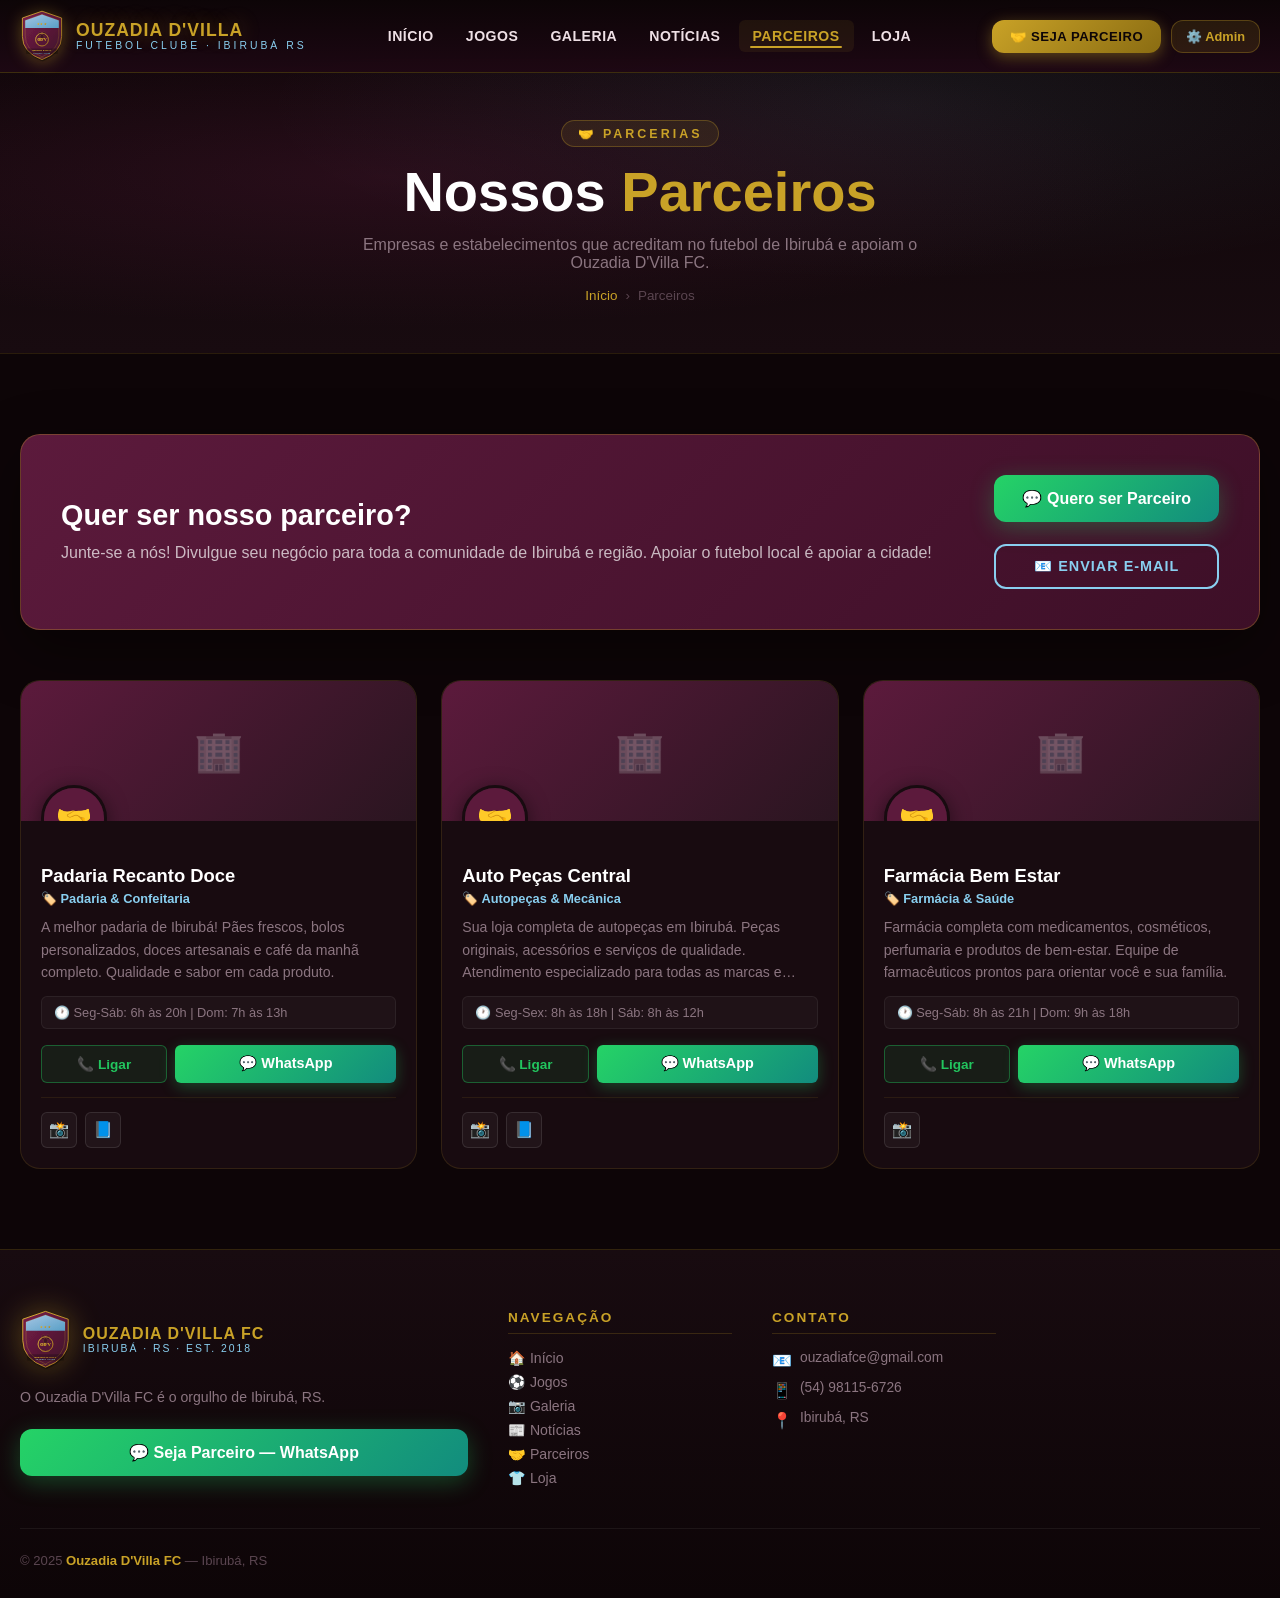
<file: parceiros.html>
<!DOCTYPE html>
<html lang="pt-BR">
<head>
  <meta charset="UTF-8">
  <meta name="viewport" content="width=device-width, initial-scale=1.0">
  <title>Parceiros - Ouzadia D'Villa FC</title>
  <link rel="stylesheet" href="css/style.css">
  <link rel="icon" href="assets/escudo.svg" type="image/svg+xml">
</head>
<body data-page="parceiros">

<nav class="navbar">
  <div class="nav-container">
    <a href="index.html" class="nav-brand">
      <img src="assets/escudo.svg" alt="Ouzadia D'Villa FC">
      <div class="nav-brand-text">
        <span class="nav-brand-name">OUZADIA D'VILLA</span>
        <span class="nav-brand-sub">Futebol Clube · Ibirubá RS</span>
      </div>
    </a>
        <ul class="nav-links">
      <li><a href="index.html">Início</a></li>
      <li><a href="jogos.html">Jogos</a></li>
      <li><a href="galeria.html">Galeria</a></li>
      <li><a href="noticias.html">Notícias</a></li>
      <li><a href="parceiros.html" class="active">Parceiros</a></li>
      <li><a href="produtos.html">Loja</a></li>
      <li class="nav-mobile-sep"></li>
      <li class="nav-mobile-only"><a href="https://wa.me/54981156726?text=Ol%C3%A1!%20Quero%20ser%20parceiro%20do%20Ouzadia%20D%27Villa%20FC!" target="_blank" class="nav-mobile-parceiro">🤝 Seja Parceiro</a></li>
      <li class="nav-mobile-only"><a href="admin/login.html" class="nav-mobile-login">⚙️ Área Admin</a></li>
    </ul>
        <div class="nav-actions">
      <a href="https://wa.me/54981156726?text=Ol%C3%A1!%20Quero%20ser%20parceiro%20do%20Ouzadia%20D%27Villa%20FC!" target="_blank" class="btn-parceiro">🤝 Seja Parceiro</a>
      <a href="admin/login.html" class="btn-admin-nav">⚙️ Admin</a>
    </div>
    <button class="nav-toggle"><span></span><span></span><span></span></button>
  </div>
</nav>

<div class="page-header">
  <div class="page-header-content">
    <span class="section-tag">🤝 Parcerias</span>
    <h1>Nossos <span>Parceiros</span></h1>
    <p>Empresas e estabelecimentos que acreditam no futebol de Ibirubá e apoiam o Ouzadia D'Villa FC.</p>
    <div class="breadcrumb"><a href="index.html">Início</a><span>›</span><span>Parceiros</span></div>
  </div>
</div>

<div class="section" style="max-width:1400px;margin:0 auto">

  <!-- CTA Seja Parceiro -->
  <div style="background:linear-gradient(135deg,var(--bordo) 0%,var(--bordo-dark) 100%);border:1px solid rgba(201,162,39,0.3);border-radius:20px;padding:40px;margin-bottom:50px;display:grid;grid-template-columns:1fr auto;gap:24px;align-items:center;box-shadow:0 20px 60px rgba(0,0,0,0.4)">
    <div>
      <h2 style="font-size:1.8rem;font-weight:900;color:var(--white);margin-bottom:8px">Quer ser nosso parceiro?</h2>
      <p style="color:rgba(255,255,255,0.7);font-size:1rem;line-height:1.6">Junte-se a nós! Divulgue seu negócio para toda a comunidade de Ibirubá e região. Apoiar o futebol local é apoiar a cidade!</p>
    </div>
    <div style="display:flex;flex-direction:column;gap:10px;min-width:220px">
      <a href="https://wa.me/54981156726?text=Olá!%20Gostaria%20de%20ser%20parceiro%20do%20Ouzadia%20D'Villa%20FC!%20Pode%20me%20dar%20mais%20informações?" target="_blank" class="btn-parceiro-big">
        💬 Quero ser Parceiro
      </a>
      <a href="mailto:ouzadiafce@gmail.com?subject=Parceria - Ouzadia DVilla FC" class="btn-secondary" style="justify-content:center;padding:12px">
        📧 Enviar E-mail
      </a>
    </div>
  </div>

  <div id="partners-grid" class="grid-3"></div>
</div>

<!-- FOOTER -->
<footer class="footer">
  <div class="footer-grid">
    <div class="footer-brand">
      <div class="footer-logo">
        <img src="assets/escudo.svg" alt="Ouzadia D'Villa FC">
        <div class="footer-logo-text">
          <div class="name">OUZADIA D'VILLA FC</div>
          <div class="sub">Ibirubá · RS · Est. 2018</div>
        </div>
      </div>
      <p class="footer-desc">O Ouzadia D'Villa FC é o orgulho de Ibirubá, RS.</p>
      <a href="https://wa.me/54981156726?text=Olá!%20Quero%20ser%20parceiro%20do%20Ouzadia%20D'Villa%20FC!" target="_blank" class="btn-parceiro-big">💬 Seja Parceiro — WhatsApp</a>
    </div>
    <div class="footer-col">
      <h4>Navegação</h4>
      <ul class="footer-links">
        <li><a href="index.html">🏠 Início</a></li>
        <li><a href="jogos.html">⚽ Jogos</a></li>
        <li><a href="galeria.html">📷 Galeria</a></li>
        <li><a href="noticias.html">📰 Notícias</a></li>
        <li><a href="parceiros.html">🤝 Parceiros</a></li>
        <li><a href="produtos.html">👕 Loja</a></li>
      </ul>
    </div>
    <div class="footer-col">
      <h4>Contato</h4>
      <div class="footer-contact-item"><span class="icon">📧</span>ouzadiafce@gmail.com</div>
      <div class="footer-contact-item"><span class="icon">📱</span>(54) 98115-6726</div>
      <div class="footer-contact-item"><span class="icon">📍</span>Ibirubá, RS</div>
    </div>
  </div>
  <div class="footer-bottom">
    <p>© 2025 <strong>Ouzadia D'Villa FC</strong> — Ibirubá, RS</p>
  </div>
</footer>

<div class="toast-container"></div>
<script src="js/data.js"></script>
<script src="js/app.js"></script>
</body>
</html>
</file>
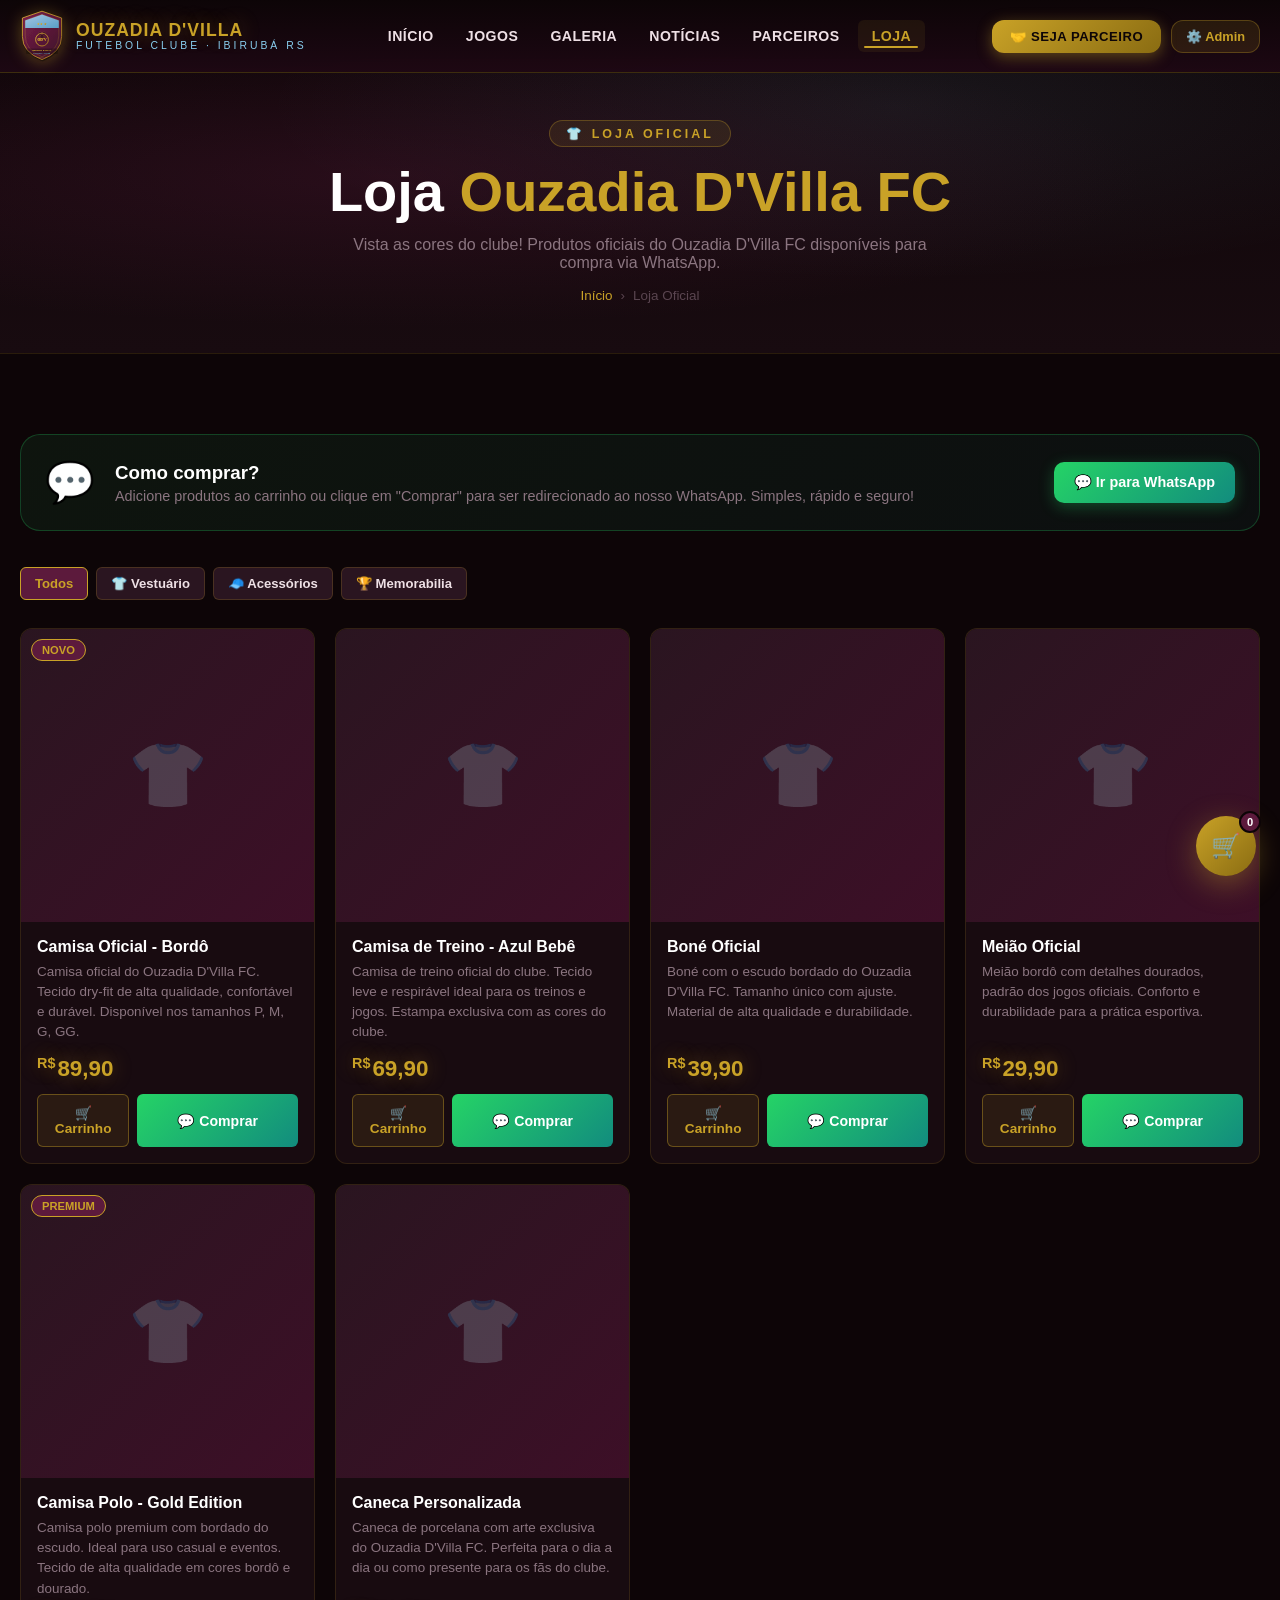
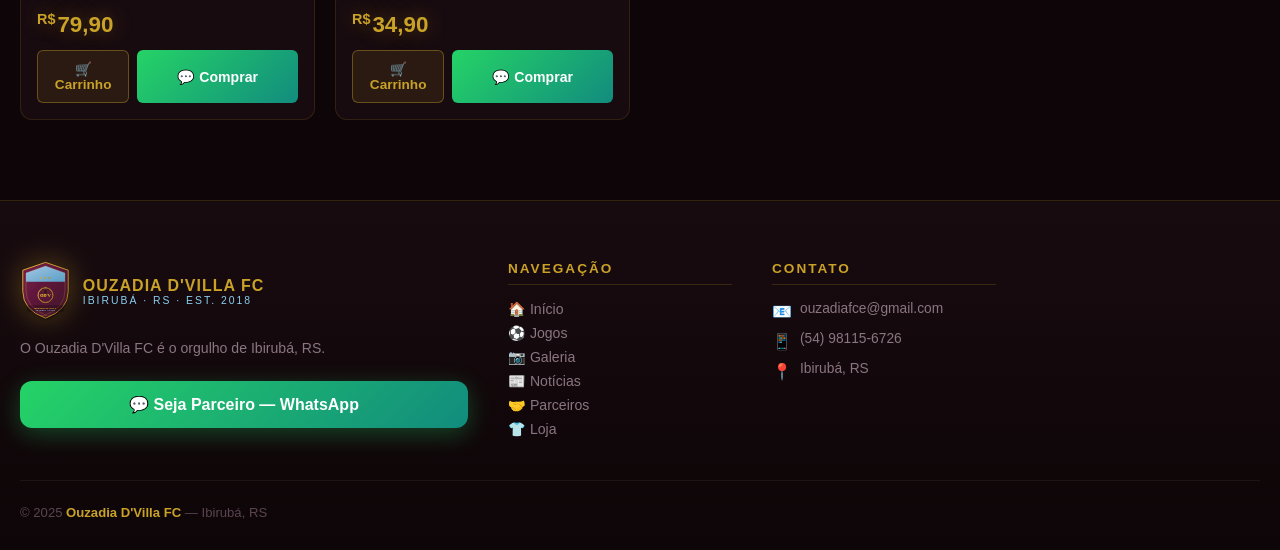
<file: produtos.html>
<!DOCTYPE html>
<html lang="pt-BR">
<head>
  <meta charset="UTF-8">
  <meta name="viewport" content="width=device-width, initial-scale=1.0">
  <title>Loja Oficial - Ouzadia D'Villa FC</title>
  <link rel="stylesheet" href="css/style.css">
  <link rel="icon" href="assets/escudo.svg" type="image/svg+xml">
</head>
<body data-page="produtos">

<nav class="navbar">
  <div class="nav-container">
    <a href="index.html" class="nav-brand">
      <img src="assets/escudo.svg" alt="Ouzadia D'Villa FC">
      <div class="nav-brand-text">
        <span class="nav-brand-name">OUZADIA D'VILLA</span>
        <span class="nav-brand-sub">Futebol Clube · Ibirubá RS</span>
      </div>
    </a>
        <ul class="nav-links">
      <li><a href="index.html">Início</a></li>
      <li><a href="jogos.html">Jogos</a></li>
      <li><a href="galeria.html">Galeria</a></li>
      <li><a href="noticias.html">Notícias</a></li>
      <li><a href="parceiros.html">Parceiros</a></li>
      <li><a href="produtos.html" class="active">Loja</a></li>
      <li class="nav-mobile-sep"></li>
      <li class="nav-mobile-only"><a href="https://wa.me/54981156726?text=Ol%C3%A1!%20Quero%20ser%20parceiro%20do%20Ouzadia%20D%27Villa%20FC!" target="_blank" class="nav-mobile-parceiro">🤝 Seja Parceiro</a></li>
      <li class="nav-mobile-only"><a href="admin/login.html" class="nav-mobile-login">⚙️ Área Admin</a></li>
    </ul>
        <div class="nav-actions">
      <a href="https://wa.me/54981156726?text=Ol%C3%A1!%20Quero%20ser%20parceiro%20do%20Ouzadia%20D%27Villa%20FC!" target="_blank" class="btn-parceiro">🤝 Seja Parceiro</a>
      <a href="admin/login.html" class="btn-admin-nav">⚙️ Admin</a>
    </div>
    <button class="nav-toggle"><span></span><span></span><span></span></button>
  </div>
</nav>

<div class="page-header">
  <div class="page-header-content">
    <span class="section-tag">👕 Loja Oficial</span>
    <h1>Loja <span>Ouzadia D'Villa FC</span></h1>
    <p>Vista as cores do clube! Produtos oficiais do Ouzadia D'Villa FC disponíveis para compra via WhatsApp.</p>
    <div class="breadcrumb"><a href="index.html">Início</a><span>›</span><span>Loja Oficial</span></div>
  </div>
</div>

<div class="section" style="max-width:1400px;margin:0 auto">

  <!-- Como Comprar -->
  <div style="background:linear-gradient(135deg,rgba(37,211,102,0.08) 0%,rgba(18,140,126,0.08) 100%);border:1px solid rgba(37,211,102,0.25);border-radius:var(--radius-lg);padding:24px;margin-bottom:36px;display:grid;grid-template-columns:auto 1fr auto;gap:20px;align-items:center">
    <div style="font-size:2.5rem">💬</div>
    <div>
      <h3 style="font-weight:900;color:var(--white);margin-bottom:4px">Como comprar?</h3>
      <p style="color:var(--gray-light);font-size:0.9rem">Adicione produtos ao carrinho ou clique em "Comprar" para ser redirecionado ao nosso WhatsApp. Simples, rápido e seguro!</p>
    </div>
    <a href="https://wa.me/54981156726?text=Olá!%20Gostaria%20de%20fazer%20um%20pedido%20na%20loja%20do%20Ouzadia%20D'Villa%20FC!" target="_blank" class="btn-whatsapp" style="border-radius:10px;padding:12px 20px;white-space:nowrap">
      💬 Ir para WhatsApp
    </a>
  </div>

  <!-- Filtros por categoria -->
  <div style="margin-bottom:28px">
    <div class="filter-group">
      <button class="filter-btn filter-cat-btn active" data-cat="all">Todos</button>
      <button class="filter-btn filter-cat-btn" data-cat="Vestuário">👕 Vestuário</button>
      <button class="filter-btn filter-cat-btn" data-cat="Acessórios">🧢 Acessórios</button>
      <button class="filter-btn filter-cat-btn" data-cat="Memorabilia">🏆 Memorabilia</button>
    </div>
  </div>

  <div id="products-grid" class="grid-4"></div>
</div>

<!-- Carrinho flutuante -->
<button class="cart-btn" id="cart-btn">
  🛒
  <span class="cart-count">0</span>
</button>

<!-- Modal Carrinho -->
<div class="modal-overlay" id="cart-modal">
  <div class="modal">
    <div class="modal-header">
      <span class="modal-title">🛒 Carrinho de Compras</span>
      <button class="modal-close">✕</button>
    </div>
    <div class="modal-body">
      <div id="cart-items"></div>
      <div id="cart-total" style="text-align:right;margin-top:16px;padding-top:16px;border-top:1px solid rgba(201,162,39,0.15)"></div>
      <div style="margin-top:16px;display:flex;gap:10px;flex-direction:column">
        <button class="btn-buy" id="cart-checkout" style="border-radius:10px;padding:14px;font-size:1rem;width:100%">
          💬 Finalizar Pedido via WhatsApp
        </button>
        <button onclick="DB.clearCart();updateCartUI();document.getElementById('cart-modal').classList.remove('open')" style="background:rgba(239,68,68,0.1);border:1px solid rgba(239,68,68,0.3);color:#ef4444;padding:10px;border-radius:8px;cursor:pointer;font-weight:700">
          🗑️ Limpar Carrinho
        </button>
      </div>
    </div>
  </div>
</div>

<!-- FOOTER -->
<footer class="footer">
  <div class="footer-grid">
    <div class="footer-brand">
      <div class="footer-logo">
        <img src="assets/escudo.svg" alt="Ouzadia D'Villa FC">
        <div class="footer-logo-text">
          <div class="name">OUZADIA D'VILLA FC</div>
          <div class="sub">Ibirubá · RS · Est. 2018</div>
        </div>
      </div>
      <p class="footer-desc">O Ouzadia D'Villa FC é o orgulho de Ibirubá, RS.</p>
      <a href="https://wa.me/54981156726?text=Olá!%20Quero%20ser%20parceiro%20do%20Ouzadia%20D'Villa%20FC!" target="_blank" class="btn-parceiro-big">💬 Seja Parceiro — WhatsApp</a>
    </div>
    <div class="footer-col">
      <h4>Navegação</h4>
      <ul class="footer-links">
        <li><a href="index.html">🏠 Início</a></li>
        <li><a href="jogos.html">⚽ Jogos</a></li>
        <li><a href="galeria.html">📷 Galeria</a></li>
        <li><a href="noticias.html">📰 Notícias</a></li>
        <li><a href="parceiros.html">🤝 Parceiros</a></li>
        <li><a href="produtos.html">👕 Loja</a></li>
      </ul>
    </div>
    <div class="footer-col">
      <h4>Contato</h4>
      <div class="footer-contact-item"><span class="icon">📧</span>ouzadiafce@gmail.com</div>
      <div class="footer-contact-item"><span class="icon">📱</span>(54) 98115-6726</div>
      <div class="footer-contact-item"><span class="icon">📍</span>Ibirubá, RS</div>
    </div>
  </div>
  <div class="footer-bottom">
    <p>© 2025 <strong>Ouzadia D'Villa FC</strong> — Ibirubá, RS</p>
  </div>
</footer>

<div class="toast-container"></div>
<script src="js/data.js"></script>
<script src="js/app.js"></script>
</body>
</html>
</file>
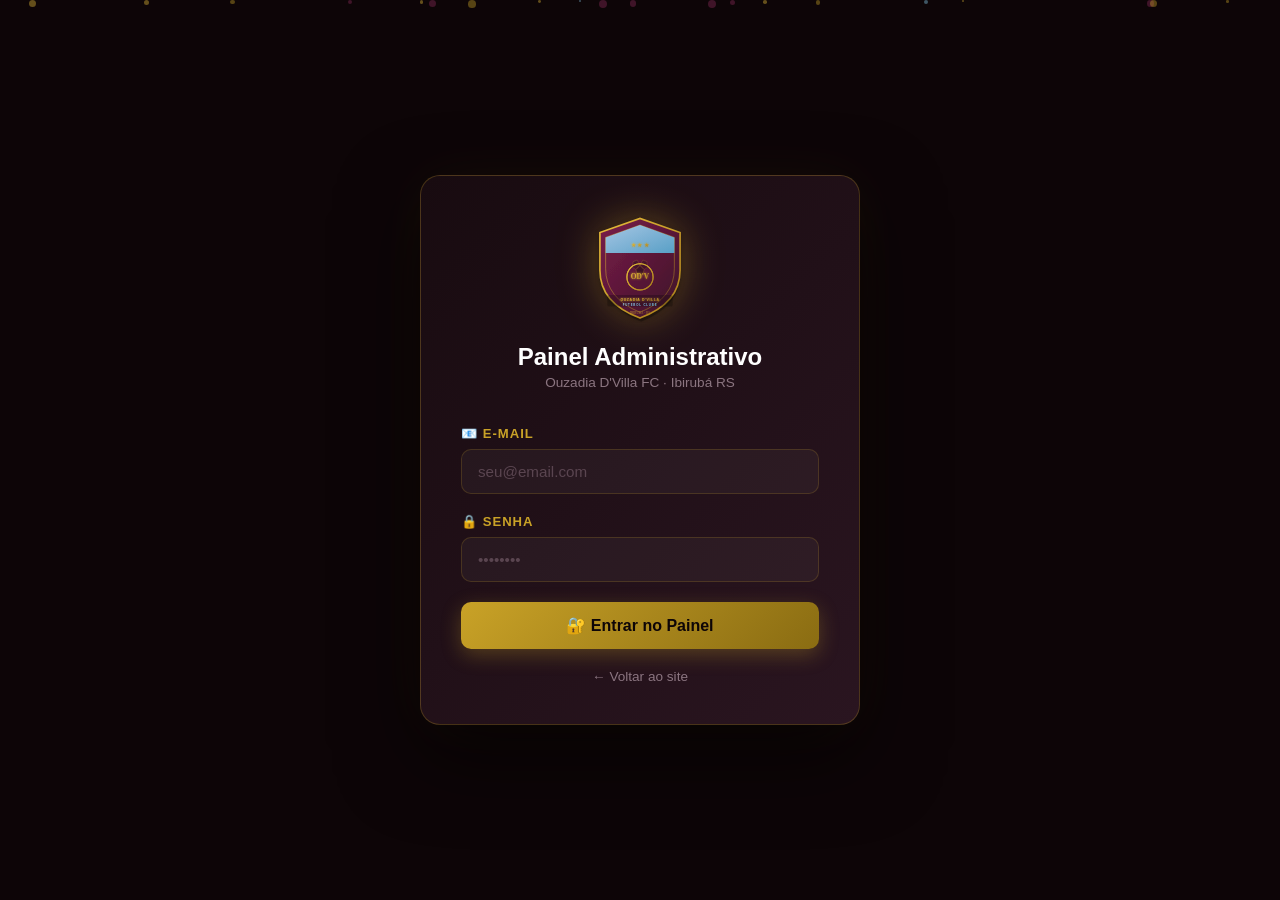
<file: admin/login.html>
<!DOCTYPE html>
<html lang="pt-BR">
<head>
  <meta charset="UTF-8">
  <meta name="viewport" content="width=device-width, initial-scale=1.0">
  <title>Admin Login - Ouzadia D'Villa FC</title>
  <link rel="stylesheet" href="../css/style.css">
  <link rel="icon" href="../assets/escudo.svg" type="image/svg+xml">
  <style>
    body { display:flex; align-items:center; justify-content:center; min-height:100vh; background:var(--dark); padding:20px; }
    .login-wrap { width:100%; max-width:440px; }
    .login-card {
      background:linear-gradient(135deg,var(--dark2) 0%,var(--dark3) 100%);
      border:1px solid rgba(201,162,39,0.25);
      border-radius:20px;
      padding:40px;
      box-shadow:0 30px 80px rgba(0,0,0,0.6), 0 0 60px rgba(201,162,39,0.06);
      animation:slideUp 0.5s ease;
    }
    .login-header { text-align:center; margin-bottom:36px; }
    .login-logo { width:90px; margin-bottom:16px; filter:drop-shadow(0 0 20px rgba(201,162,39,0.4)); }
    .login-title { font-size:1.5rem; font-weight:900; color:var(--white); margin-bottom:4px; }
    .login-sub { font-size:0.85rem; color:var(--gray-light); }
    .form-group { margin-bottom:20px; }
    .form-label { display:block; font-size:0.82rem; font-weight:700; color:var(--gold); margin-bottom:8px; text-transform:uppercase; letter-spacing:1px; }
    .form-input {
      width:100%; padding:13px 16px;
      background:rgba(255,255,255,0.04);
      border:1px solid rgba(201,162,39,0.2);
      border-radius:10px; color:var(--text);
      font-size:0.95rem; outline:none;
      transition:all 0.3s ease;
    }
    .form-input:focus { border-color:var(--gold); background:rgba(201,162,39,0.05); box-shadow:0 0 0 3px rgba(201,162,39,0.1); }
    .form-input::placeholder { color:var(--gray); }
    .btn-login {
      width:100%; padding:14px;
      background:linear-gradient(135deg,var(--gold) 0%,var(--gold-dark) 100%);
      color:var(--dark); border:none; border-radius:10px;
      font-weight:900; font-size:1rem; cursor:pointer;
      transition:all 0.3s ease; margin-top:8px;
      box-shadow:0 6px 20px rgba(201,162,39,0.3);
      display:flex; align-items:center; justify-content:center; gap:8px;
    }
    .btn-login:hover { transform:translateY(-2px); box-shadow:0 10px 30px rgba(201,162,39,0.4); }
    .error-msg { background:rgba(239,68,68,0.1); border:1px solid rgba(239,68,68,0.3); border-radius:8px; padding:12px; color:#ef4444; font-size:0.88rem; margin-bottom:16px; display:none; }
    .back-link { display:flex; align-items:center; justify-content:center; gap:6px; margin-top:20px; font-size:0.85rem; color:var(--gray-light); text-decoration:none; transition:color 0.2s; }
    .back-link:hover { color:var(--gold); }
    .particles-bg { position:fixed; inset:0; overflow:hidden; pointer-events:none; z-index:-1; }
  </style>
</head>
<body>
  <div class="particles-bg" id="particles"></div>
  <div class="login-wrap">
    <div class="login-card">
      <div class="login-header">
        <img src="../assets/escudo.svg" alt="Escudo" class="login-logo">
        <h1 class="login-title">Painel Administrativo</h1>
        <p class="login-sub">Ouzadia D'Villa FC · Ibirubá RS</p>
      </div>
      <div class="error-msg" id="error-msg">❌ Email ou senha incorretos. Tente novamente.</div>
      <form id="login-form">
        <div class="form-group">
          <label class="form-label">📧 E-mail</label>
          <input type="email" class="form-input" id="email" placeholder="seu@email.com" required autocomplete="email">
        </div>
        <div class="form-group">
          <label class="form-label">🔒 Senha</label>
          <input type="password" class="form-input" id="password" placeholder="••••••••" required autocomplete="current-password">
        </div>
        <button type="submit" class="btn-login">🔐 Entrar no Painel</button>
      </form>
      <a href="../index.html" class="back-link">← Voltar ao site</a>
    </div>
  </div>

  <script src="../js/data.js"></script>
  <script>
    // Particles background
    document.addEventListener('DOMContentLoaded', () => {
      DB.init();
      Utils.createParticles('particles', 20);

      // Check already logged in
      if (Auth.isAdmin()) window.location.href = 'painel.html';

      document.getElementById('login-form').addEventListener('submit', (e) => {
        e.preventDefault();
        const email = document.getElementById('email').value;
        const password = document.getElementById('password').value;
        const result = Auth.login(email, password);
        if (result.success) {
          document.querySelector('.btn-login').textContent = '✅ Entrando...';
          setTimeout(() => window.location.href = 'painel.html', 500);
        } else {
          const err = document.getElementById('error-msg');
          err.style.display = 'block';
          err.style.animation = 'none';
          setTimeout(() => err.style.animation = '', 10);
        }
      });
    });
  </script>
</body>
</html>
</file>
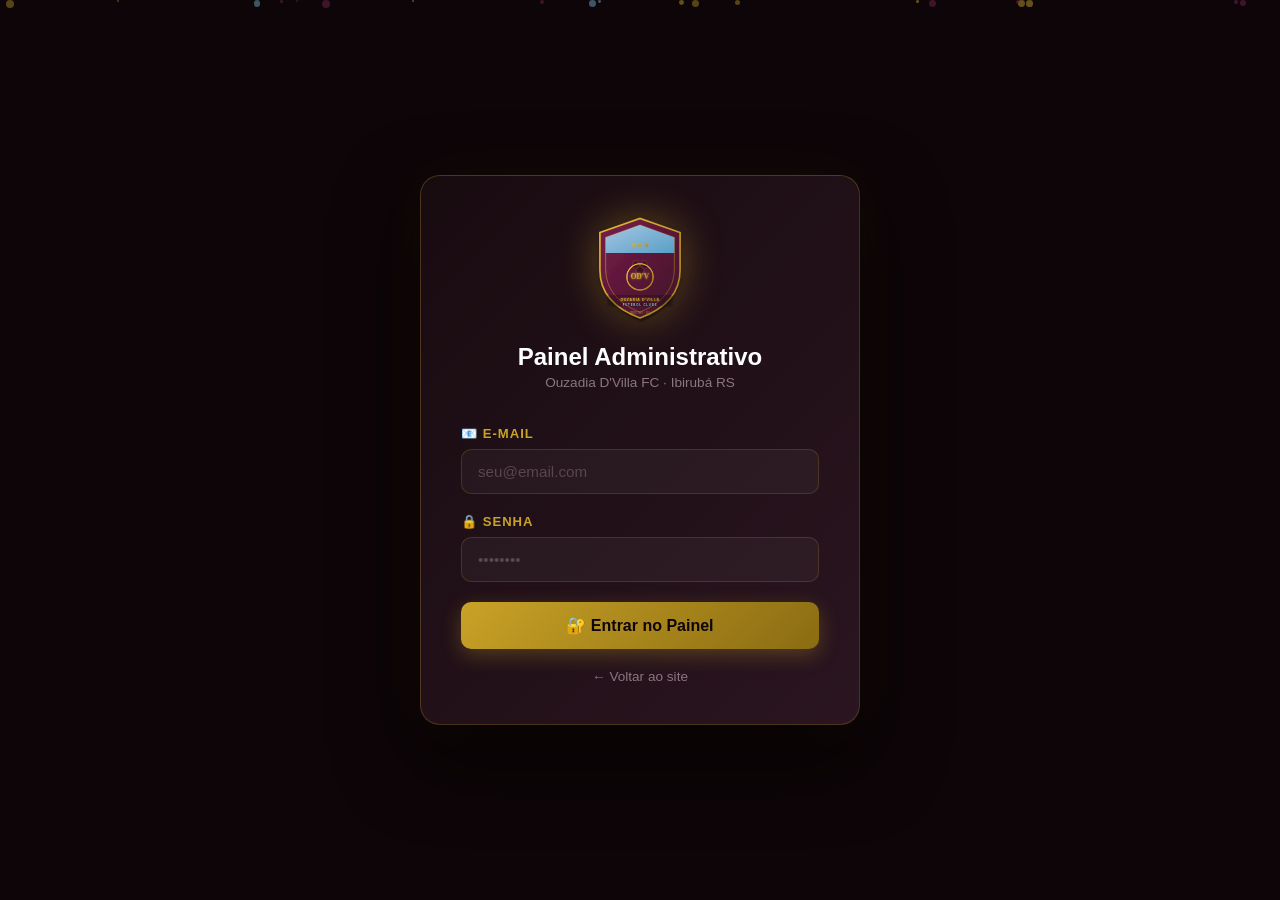
<file: admin/painel.html>
<!DOCTYPE html>
<html lang="pt-BR">
<head>
  <meta charset="UTF-8">
  <meta name="viewport" content="width=device-width, initial-scale=1.0">
  <title>Painel Admin - Ouzadia D'Villa FC</title>
  <link rel="stylesheet" href="../css/admin.css">
  <link rel="icon" href="../assets/escudo.svg" type="image/svg+xml">
</head>
<body>

<!-- SIDEBAR OVERLAY (mobile) -->
<div id="sidebar-overlay" style="display:none;position:fixed;inset:0;background:rgba(0,0,0,0.6);z-index:99;backdrop-filter:blur(4px)"></div>

<!-- SIDEBAR -->
<aside class="sidebar" id="sidebar">
  <a href="../index.html" class="sidebar-brand" target="_blank">
    <img src="../assets/escudo.svg" alt="Ouzadia">
    <div class="sidebar-brand-text">
      <div class="name">OUZADIA D'VILLA</div>
      <div class="sub">Painel Admin</div>
    </div>
  </a>

  <div class="sidebar-section">
    <div class="sidebar-section-title">Visão Geral</div>
    <button class="sidebar-link active" data-panel="dashboard" data-title="Dashboard" onclick="showPanel('dashboard')">
      <span class="icon">📊</span> Dashboard
    </button>
  </div>

  <div class="sidebar-section">
    <div class="sidebar-section-title">Elenco</div>
    <button class="sidebar-link" data-panel="jogadores" data-title="Gerenciar Jogadores" onclick="showPanel('jogadores')">
      <span class="icon">👕</span> Jogadores
    </button>
    <button class="sidebar-link" data-panel="exjogadores" data-title="Ex-Jogadores" onclick="showPanel('exjogadores')">
      <span class="icon">⭐</span> Ex-Jogadores
    </button>
  </div>

  <div class="sidebar-section">
    <div class="sidebar-section-title">Competições</div>
    <button class="sidebar-link" data-panel="campeonatos" data-title="Campeonatos" onclick="showPanel('campeonatos')">
      <span class="icon">🏆</span> Campeonatos
    </button>
    <button class="sidebar-link" data-panel="rodadas" data-title="Rodadas" onclick="showPanel('rodadas')">
      <span class="icon">📅</span> Rodadas
    </button>
    <button class="sidebar-link" data-panel="jogos" data-title="Jogos & Resultados" onclick="showPanel('jogos')">
      <span class="icon">⚽</span> Jogos & Resultados
    </button>
  </div>

  <div class="sidebar-section">
    <div class="sidebar-section-title">Conteúdo</div>
    <button class="sidebar-link" data-panel="noticias" data-title="Notícias" onclick="showPanel('noticias')">
      <span class="icon">📰</span> Notícias
    </button>
    <button class="sidebar-link" data-panel="galeria" data-title="Galeria & Álbuns" onclick="showPanel('galeria')">
      <span class="icon">📷</span> Galeria
    </button>
  </div>

  <div class="sidebar-section">
    <div class="sidebar-section-title">Negócios</div>
    <button class="sidebar-link" data-panel="parceiros" data-title="Parceiros" onclick="showPanel('parceiros')">
      <span class="icon">🤝</span> Parceiros
    </button>
    <button class="sidebar-link" data-panel="produtos" data-title="Produtos & Loja" onclick="showPanel('produtos')">
      <span class="icon">👗</span> Produtos
    </button>
  </div>

  <div class="sidebar-footer">
    <div class="sidebar-user">
      <div class="sidebar-avatar">👤</div>
      <div class="sidebar-user-info">
        <div class="user-name">Administrador</div>
        <div class="user-role">⚙️ Admin</div>
      </div>
    </div>
    <button class="btn-logout" onclick="Auth.logout();window.location.href='login.html'">🚪 Sair</button>
  </div>
</aside>

<!-- MAIN CONTENT -->
<div class="main-content">
  <!-- TOP HEADER -->
  <header class="top-header">
    <div>
      <button class="mobile-menu-toggle" id="mobile-menu-toggle">☰</button>
      <span id="header-title" class="header-title">Dashboard</span>
    </div>
    <div class="header-actions">
      <a href="../index.html" target="_blank" class="header-btn header-btn-outline">🌐 Ver Site</a>
      <button onclick="exportData()" class="header-btn header-btn-outline">💾 Exportar</button>
    </div>
  </header>

  <!-- PAGE CONTENT -->
  <div class="page-content">

    <!-- ===== DASHBOARD ===== -->
    <div class="admin-panel active" id="panel-dashboard">
      <div class="dashboard-grid">
        <div class="dash-card">
          <div class="dash-icon gold">👕</div>
          <div class="dash-info"><div class="val" id="d-players">0</div><div class="lbl">Jogadores</div></div>
        </div>
        <div class="dash-card">
          <div class="dash-icon green">🏆</div>
          <div class="dash-info"><div class="val" id="d-wins">0</div><div class="lbl">Vitórias</div></div>
        </div>
        <div class="dash-card">
          <div class="dash-icon blue">⚽</div>
          <div class="dash-info"><div class="val" id="d-games">0</div><div class="lbl">Jogos</div></div>
        </div>
        <div class="dash-card">
          <div class="dash-icon gold">📰</div>
          <div class="dash-info"><div class="val" id="d-news">0</div><div class="lbl">Notícias</div></div>
        </div>
        <div class="dash-card">
          <div class="dash-icon purple">🤝</div>
          <div class="dash-info"><div class="val" id="d-partners">0</div><div class="lbl">Parceiros</div></div>
        </div>
        <div class="dash-card">
          <div class="dash-icon red">👗</div>
          <div class="dash-info"><div class="val" id="d-products">0</div><div class="lbl">Produtos</div></div>
        </div>
        <div class="dash-card">
          <div class="dash-icon blue">🏅</div>
          <div class="dash-info"><div class="val" id="d-championships">0</div><div class="lbl">Campeonatos</div></div>
        </div>
        <div class="dash-card">
          <div class="dash-icon gold">⭐</div>
          <div class="dash-info"><div class="val" id="d-ex">0</div><div class="lbl">Ex-Jogadores</div></div>
        </div>
      </div>

      <div style="display:grid;grid-template-columns:1.5fr 1fr;gap:20px">
        <!-- Últimos Jogos -->
        <div class="admin-table-wrap">
          <div class="admin-table-header">
            <span class="admin-table-title">⚽ Últimos Resultados</span>
            <button class="btn btn-add-new" onclick="showPanel('jogos')">Ver todos →</button>
          </div>
          <div style="overflow-x:auto">
            <table class="admin-table">
              <thead><tr><th>Data</th><th>Jogo</th><th>Placar</th><th>Resultado</th><th>Tipo</th></tr></thead>
              <tbody id="d-recent-games"></tbody>
            </table>
          </div>
        </div>

        <!-- Artilheiros -->
        <div class="admin-table-wrap">
          <div class="admin-table-header">
            <span class="admin-table-title">🥅 Artilheiros</span>
            <button class="btn btn-add-new" onclick="showPanel('jogadores')">Ver todos →</button>
          </div>
          <div style="overflow-x:auto">
            <table class="admin-table">
              <thead><tr><th>#</th><th>Jogador</th><th>Posição</th><th>⚽</th><th>🎯</th></tr></thead>
              <tbody id="d-top-scorers"></tbody>
            </table>
          </div>
        </div>
      </div>

      <!-- Quick Actions -->
      <div style="margin-top:20px;background:var(--dark2);border:1px solid rgba(201,162,39,0.12);border-radius:var(--radius);padding:20px">
        <h3 style="color:var(--white);font-size:0.95rem;font-weight:800;margin-bottom:16px">⚡ Ações Rápidas</h3>
        <div style="display:flex;gap:10px;flex-wrap:wrap">
          <button class="btn btn-add-new" onclick="openGameModal()">➕ Novo Jogo</button>
          <button class="btn btn-add-new" onclick="openPlayerModal()">➕ Novo Jogador</button>
          <button class="btn btn-add-new" onclick="openNewsModal()">➕ Nova Notícia</button>
          <button class="btn btn-add-new" onclick="openPartnerModal()">➕ Novo Parceiro</button>
          <button class="btn btn-add-new" onclick="openProductModal()">➕ Novo Produto</button>
          <button class="btn btn-danger" onclick="resetData()" style="margin-left:auto">🔄 Restaurar Dados Demo</button>
        </div>
      </div>
    </div>

    <!-- ===== JOGADORES ===== -->
    <div class="admin-panel" id="panel-jogadores">
      <div class="admin-table-wrap">
        <div class="admin-table-header">
          <span class="admin-table-title">👕 Elenco Atual (2025)</span>
          <button class="btn btn-add-new" onclick="openPlayerModal()">➕ Adicionar Jogador</button>
        </div>
        <div style="overflow-x:auto">
          <table class="admin-table">
            <thead><tr><th>#</th><th>Nome</th><th>Posição</th><th>⚽ Gols</th><th>🎯 Assists</th><th>🟨</th><th>🟥</th><th>Ações</th></tr></thead>
            <tbody id="players-tbody"></tbody>
          </table>
        </div>
      </div>
    </div>

    <!-- ===== EX-JOGADORES ===== -->
    <div class="admin-panel" id="panel-exjogadores">
      <div class="admin-table-wrap">
        <div class="admin-table-header">
          <span class="admin-table-title">⭐ Ex-Jogadores</span>
          <button class="btn btn-add-new" onclick="openExPlayerModal()">➕ Adicionar Ex-Jogador</button>
        </div>
        <div style="overflow-x:auto">
          <table class="admin-table">
            <thead><tr><th>#</th><th>Nome</th><th>Posição</th><th>Período</th><th>Ações</th></tr></thead>
            <tbody id="ex-players-tbody"></tbody>
          </table>
        </div>
      </div>
    </div>

    <!-- ===== JOGOS ===== -->
    <div class="admin-panel" id="panel-jogos">
      <div class="admin-table-wrap">
        <div class="admin-table-header">
          <span class="admin-table-title">⚽ Jogos & Resultados</span>
          <button class="btn btn-add-new" onclick="openGameModal()">➕ Adicionar Jogo</button>
        </div>
        <div style="overflow-x:auto">
          <table class="admin-table">
            <thead><tr><th>Data</th><th>Confronto</th><th>Placar</th><th>Campeonato</th><th>Local</th><th>Tipo</th><th>Resultado</th><th>Ações</th></tr></thead>
            <tbody id="games-tbody"></tbody>
          </table>
        </div>
      </div>
    </div>

    <!-- ===== CAMPEONATOS ===== -->
    <div class="admin-panel" id="panel-campeonatos">
      <div class="admin-table-wrap">
        <div class="admin-table-header">
          <span class="admin-table-title">🏆 Campeonatos</span>
          <button class="btn btn-add-new" onclick="openChampModal()">➕ Novo Campeonato</button>
        </div>
        <div style="overflow-x:auto">
          <table class="admin-table">
            <thead><tr><th>Nome</th><th>Ano</th><th>Tipo</th><th>Formato</th><th>Times</th><th>Status</th><th>Ações</th></tr></thead>
            <tbody id="champ-tbody"></tbody>
          </table>
        </div>
      </div>
    </div>

    <!-- ===== RODADAS ===== -->
    <div class="admin-panel" id="panel-rodadas">
      <div class="admin-table-wrap">
        <div class="admin-table-header">
          <span class="admin-table-title">📅 Rodadas</span>
          <button class="btn btn-add-new" onclick="openRoundModal()">➕ Nova Rodada</button>
        </div>
        <div style="overflow-x:auto">
          <table class="admin-table">
            <thead><tr><th>Campeonato</th><th>Rodada</th><th>Início</th><th>Fim</th><th>Ações</th></tr></thead>
            <tbody id="rounds-tbody"></tbody>
          </table>
        </div>
      </div>
    </div>

    <!-- ===== NOTÍCIAS ===== -->
    <div class="admin-panel" id="panel-noticias">
      <div class="admin-table-wrap">
        <div class="admin-table-header">
          <span class="admin-table-title">📰 Notícias</span>
          <button class="btn btn-add-new" onclick="openNewsModal()">➕ Nova Notícia</button>
        </div>
        <div style="overflow-x:auto">
          <table class="admin-table">
            <thead><tr><th>Título</th><th>Categoria</th><th>Data</th><th>Status</th><th>Ações</th></tr></thead>
            <tbody id="news-tbody"></tbody>
          </table>
        </div>
      </div>
    </div>

    <!-- ===== PARCEIROS ===== -->
    <div class="admin-panel" id="panel-parceiros">
      <div class="admin-table-wrap">
        <div class="admin-table-header">
          <span class="admin-table-title">🤝 Parceiros</span>
          <button class="btn btn-add-new" onclick="openPartnerModal()">➕ Novo Parceiro</button>
        </div>
        <div style="overflow-x:auto">
          <table class="admin-table">
            <thead><tr><th>Nome</th><th>Categoria</th><th>Telefone</th><th>Horário</th><th>Status</th><th>Ações</th></tr></thead>
            <tbody id="partners-tbody"></tbody>
          </table>
        </div>
      </div>
    </div>

    <!-- ===== PRODUTOS ===== -->
    <div class="admin-panel" id="panel-produtos">
      <div class="admin-table-wrap">
        <div class="admin-table-header">
          <span class="admin-table-title">👗 Produtos</span>
          <button class="btn btn-add-new" onclick="openProductModal()">➕ Novo Produto</button>
        </div>
        <div style="overflow-x:auto">
          <table class="admin-table">
            <thead><tr><th>Nome</th><th>Categoria</th><th>Preço</th><th>Estoque</th><th>Badge</th><th>Ações</th></tr></thead>
            <tbody id="products-tbody"></tbody>
          </table>
        </div>
      </div>
    </div>

    <!-- ===== GALERIA ===== -->
    <div class="admin-panel" id="panel-galeria">
      <div class="admin-table-wrap">
        <div class="admin-table-header">
          <span class="admin-table-title">📷 Álbuns de Fotos</span>
          <button class="btn btn-add-new" onclick="openAlbumModal()">➕ Novo Álbum</button>
        </div>
        <div style="overflow-x:auto">
          <table class="admin-table">
            <thead><tr><th>Nome</th><th>Categoria</th><th>Data</th><th>Fotos</th><th>Ações</th></tr></thead>
            <tbody id="albums-tbody"></tbody>
          </table>
        </div>
      </div>
    </div>

  </div><!-- /page-content -->
</div><!-- /main-content -->

<!-- ============================================================
     MODALS
============================================================ -->

<!-- JOGADOR -->
<div class="modal-overlay" id="player-modal">
  <div class="modal">
    <div class="modal-header">
      <span class="modal-title" id="player-modal-title">Jogador</span>
      <button class="modal-close">✕</button>
    </div>
    <div class="modal-body">
      <form id="player-form">
        <div class="form-grid">
          <div class="form-group form-span-2">
            <label class="form-label">Nome Completo *</label>
            <input type="text" class="form-input" name="name" placeholder="Ex: Gabriel Santos" required>
          </div>
          <div class="form-group">
            <label class="form-label">Número da Camisa *</label>
            <input type="number" class="form-input" name="number" placeholder="9" min="1" max="99" required>
          </div>
          <div class="form-group">
            <label class="form-label">Posição *</label>
            <select class="form-select" name="position" required>
              <option value="">Selecionar...</option>
              <option>Goleiro</option><option>Lateral Direito</option><option>Lateral Esquerdo</option>
              <option>Zagueiro</option><option>Volante</option><option>Meia</option>
              <option>Meia Armador</option><option>Ponta Direita</option><option>Ponta Esquerda</option>
              <option>Centro-Avante</option>
            </select>
          </div>
          <div class="form-group">
            <label class="form-label">Data de Nascimento</label>
            <input type="date" class="form-input" name="birthDate">
          </div>
          <div class="form-group">
            <label class="form-label">URL da Foto</label>
            <input type="url" class="form-input" name="photo" placeholder="https://...">
          </div>
          <div class="form-group">
            <label class="form-label">Gols</label>
            <input type="number" class="form-input" name="goals" value="0" min="0">
          </div>
          <div class="form-group">
            <label class="form-label">Assistências</label>
            <input type="number" class="form-input" name="assists" value="0" min="0">
          </div>
          <div class="form-group">
            <label class="form-label">Cartões Amarelos</label>
            <input type="number" class="form-input" name="yellowCards" value="0" min="0">
          </div>
          <div class="form-group">
            <label class="form-label">Cartões Vermelhos</label>
            <input type="number" class="form-input" name="redCards" value="0" min="0">
          </div>
          <div class="form-group form-span-2">
            <label class="form-label">Biografia / Observações</label>
            <textarea class="form-textarea" name="bio" placeholder="Breve descrição do jogador..."></textarea>
          </div>
        </div>
      </form>
    </div>
    <div class="modal-footer">
      <button class="btn btn-cancel modal-close">Cancelar</button>
      <button class="btn btn-save" onclick="savePlayer()">💾 Salvar Jogador</button>
    </div>
  </div>
</div>

<!-- EX-JOGADOR -->
<div class="modal-overlay" id="ex-player-modal">
  <div class="modal">
    <div class="modal-header">
      <span class="modal-title" id="ex-player-modal-title">Ex-Jogador</span>
      <button class="modal-close">✕</button>
    </div>
    <div class="modal-body">
      <form id="ex-player-form">
        <div class="form-grid">
          <div class="form-group form-span-2">
            <label class="form-label">Nome *</label>
            <input type="text" class="form-input" name="name" placeholder="Nome do ex-jogador" required>
          </div>
          <div class="form-group">
            <label class="form-label">Número</label>
            <input type="number" class="form-input" name="number" min="1" max="99">
          </div>
          <div class="form-group">
            <label class="form-label">Posição</label>
            <select class="form-select" name="position">
              <option value="">Selecionar...</option>
              <option>Goleiro</option><option>Lateral Direito</option><option>Lateral Esquerdo</option>
              <option>Zagueiro</option><option>Volante</option><option>Meia</option>
              <option>Meia Armador</option><option>Ponta Direita</option><option>Ponta Esquerda</option>
              <option>Centro-Avante</option>
            </select>
          </div>
          <div class="form-group">
            <label class="form-label">Período no Clube</label>
            <input type="text" class="form-input" name="years" placeholder="Ex: 2019 - 2022">
          </div>
          <div class="form-group">
            <label class="form-label">URL da Foto</label>
            <input type="url" class="form-input" name="photo" placeholder="https://...">
          </div>
          <div class="form-group form-span-2">
            <label class="form-label">Descrição / Legado</label>
            <textarea class="form-textarea" name="description" placeholder="Contribuições para o clube, conquistas..."></textarea>
          </div>
        </div>
      </form>
    </div>
    <div class="modal-footer">
      <button class="btn btn-cancel modal-close">Cancelar</button>
      <button class="btn btn-save" onclick="saveExPlayer()">💾 Salvar</button>
    </div>
  </div>
</div>

<!-- JOGO -->
<div class="modal-overlay" id="game-modal">
  <div class="modal">
    <div class="modal-header">
      <span class="modal-title" id="game-modal-title">Jogo</span>
      <button class="modal-close">✕</button>
    </div>
    <div class="modal-body">
      <form id="game-form">
        <div class="form-grid">
          <div class="form-group">
            <label class="form-label">Time da Casa *</label>
            <input type="text" class="form-input" name="homeTeam" required>
          </div>
          <div class="form-group">
            <label class="form-label">Time Visitante *</label>
            <input type="text" class="form-input" name="awayTeam" placeholder="Nome do adversário" required>
          </div>
          <div class="form-group">
            <label class="form-label">Data *</label>
            <input type="date" class="form-input" name="date" required>
          </div>
          <div class="form-group">
            <label class="form-label">Horário</label>
            <input type="time" class="form-input" name="time">
          </div>
          <div class="form-group">
            <label class="form-label">Campeonato</label>
            <select class="form-select" name="championshipId" id="game-championship">
              <option value="">Selecionar...</option>
            </select>
          </div>
          <div class="form-group">
            <label class="form-label">Tipo de Jogo</label>
            <select class="form-select" name="type">
              <option value="campo">⚽ Campo</option>
              <option value="salao">🏟️ Futsal/Salão</option>
            </select>
          </div>
          <div class="form-group">
            <label class="form-label">Categoria</label>
            <select class="form-select" name="category">
              <option value="competition">🏆 Campeonato</option>
              <option value="friendly">🤝 Amistoso</option>
            </select>
          </div>
          <div class="form-group">
            <label class="form-label">Local</label>
            <input type="text" class="form-input" name="location" placeholder="Campo/Ginásio">
          </div>
          <div class="form-group form-span-2" style="flex-direction:row;align-items:center;gap:10px">
            <input type="checkbox" name="played" id="game-played" style="width:18px;height:18px;accent-color:var(--gold)">
            <label for="game-played" style="font-size:0.9rem;color:var(--text);cursor:pointer">✅ Jogo já realizado (marcar resultado)</label>
          </div>
          <div class="form-group">
            <label class="form-label">Gols Casa</label>
            <input type="number" class="form-input" name="homeScore" min="0" placeholder="0">
          </div>
          <div class="form-group">
            <label class="form-label">Gols Visitante</label>
            <input type="number" class="form-input" name="awayScore" min="0" placeholder="0">
          </div>
          <div class="form-group form-span-2">
            <label class="form-label">Artilheiros (separados por vírgula)</label>
            <input type="text" class="form-input" name="scorers" placeholder="Gabriel Santos, Everton Silva">
            <span class="form-hint">Nome dos jogadores que marcaram gols pelo Ouzadia</span>
          </div>
          <div class="form-group form-span-2">
            <label class="form-label">Destaques / Resumo</label>
            <textarea class="form-textarea" name="highlights" placeholder="Resumo do jogo, destaques, análise..."></textarea>
          </div>
        </div>
      </form>
    </div>
    <div class="modal-footer">
      <button class="btn btn-cancel modal-close">Cancelar</button>
      <button class="btn btn-save" onclick="saveGame()">💾 Salvar Jogo</button>
    </div>
  </div>
</div>

<!-- CAMPEONATO -->
<div class="modal-overlay" id="champ-modal">
  <div class="modal">
    <div class="modal-header">
      <span class="modal-title" id="champ-modal-title">Campeonato</span>
      <button class="modal-close">✕</button>
    </div>
    <div class="modal-body">
      <form id="champ-form">
        <div class="form-grid">
          <div class="form-group form-span-2">
            <label class="form-label">Nome do Campeonato *</label>
            <input type="text" class="form-input" name="name" placeholder="Ex: Copa Municipal de Ibirubá" required>
          </div>
          <div class="form-group">
            <label class="form-label">Ano</label>
            <input type="text" class="form-input" name="year" placeholder="2025">
          </div>
          <div class="form-group">
            <label class="form-label">Tipo</label>
            <select class="form-select" name="type">
              <option value="campo">⚽ Campo</option>
              <option value="salao">🏟️ Futsal/Salão</option>
            </select>
          </div>
          <div class="form-group">
            <label class="form-label">Formato</label>
            <input type="text" class="form-input" name="format" placeholder="Ex: Grupos + Mata-mata">
          </div>
          <div class="form-group">
            <label class="form-label">Número de Times</label>
            <input type="number" class="form-input" name="teams" min="2" placeholder="8">
          </div>
          <div class="form-group">
            <label class="form-label">Status</label>
            <select class="form-select" name="status">
              <option value="active">✅ Ativo</option>
              <option value="finished">🏁 Encerrado</option>
            </select>
          </div>
          <div class="form-group form-span-2">
            <label class="form-label">Descrição</label>
            <textarea class="form-textarea" name="description" style="min-height:80px" placeholder="Descrição do campeonato..."></textarea>
          </div>
        </div>
      </form>
    </div>
    <div class="modal-footer">
      <button class="btn btn-cancel modal-close">Cancelar</button>
      <button class="btn btn-save" onclick="saveChamp()">💾 Salvar</button>
    </div>
  </div>
</div>

<!-- RODADA -->
<div class="modal-overlay" id="round-modal">
  <div class="modal">
    <div class="modal-header">
      <span class="modal-title" id="round-modal-title">Rodada</span>
      <button class="modal-close">✕</button>
    </div>
    <div class="modal-body">
      <form id="round-form">
        <div class="form-grid">
          <div class="form-group form-span-2">
            <label class="form-label">Campeonato *</label>
            <select class="form-select" name="championshipId" id="round-championship" required>
              <option value="">Selecionar...</option>
            </select>
          </div>
          <div class="form-group">
            <label class="form-label">Número</label>
            <input type="number" class="form-input" name="number" min="1" placeholder="1">
          </div>
          <div class="form-group">
            <label class="form-label">Nome</label>
            <input type="text" class="form-input" name="name" placeholder="Rodada 1 / Semifinal...">
          </div>
          <div class="form-group">
            <label class="form-label">Data Início</label>
            <input type="date" class="form-input" name="startDate">
          </div>
          <div class="form-group">
            <label class="form-label">Data Fim</label>
            <input type="date" class="form-input" name="endDate">
          </div>
        </div>
      </form>
    </div>
    <div class="modal-footer">
      <button class="btn btn-cancel modal-close">Cancelar</button>
      <button class="btn btn-save" onclick="saveRound()">💾 Salvar Rodada</button>
    </div>
  </div>
</div>

<!-- NOTÍCIA -->
<div class="modal-overlay" id="news-modal">
  <div class="modal" style="max-width:720px">
    <div class="modal-header">
      <span class="modal-title" id="news-modal-title">Notícia</span>
      <button class="modal-close">✕</button>
    </div>
    <div class="modal-body">
      <form id="news-form">
        <div class="form-grid cols-1" style="gap:16px">
          <div class="form-group">
            <label class="form-label">Título *</label>
            <input type="text" class="form-input" name="title" placeholder="Título da notícia" required>
          </div>
          <div style="display:grid;grid-template-columns:1fr 1fr 1fr;gap:16px">
            <div class="form-group">
              <label class="form-label">Categoria</label>
              <select class="form-select" name="category">
                <option value="Resultados">⚽ Resultados</option>
                <option value="Elenco">👤 Elenco</option>
                <option value="Clube">🏟️ Clube</option>
                <option value="Campeonatos">🏆 Campeonatos</option>
              </select>
            </div>
            <div class="form-group">
              <label class="form-label">Data</label>
              <input type="date" class="form-input" name="date">
            </div>
            <div class="form-group" style="flex-direction:row;align-items:center;gap:8px;margin-top:24px">
              <input type="checkbox" name="published" id="news-published" style="width:16px;height:16px;accent-color:var(--gold)" checked>
              <label for="news-published" style="font-size:0.88rem;color:var(--text);cursor:pointer">Publicado</label>
            </div>
          </div>
          <div class="form-group">
            <label class="form-label">URL da Imagem de Capa</label>
            <input type="url" class="form-input" name="coverImage" placeholder="https://...">
          </div>
          <div class="form-group">
            <label class="form-label">Conteúdo *</label>
            <textarea class="form-textarea" name="content" style="min-height:200px" placeholder="Escreva o conteúdo completo da notícia..." required></textarea>
            <span class="form-hint">Use parágrafos separados por linha em branco para melhor formatação.</span>
          </div>
        </div>
      </form>
    </div>
    <div class="modal-footer">
      <button class="btn btn-cancel modal-close">Cancelar</button>
      <button class="btn btn-save" onclick="saveNews()">💾 Salvar Notícia</button>
    </div>
  </div>
</div>

<!-- PARCEIRO -->
<div class="modal-overlay" id="partner-modal">
  <div class="modal" style="max-width:700px">
    <div class="modal-header">
      <span class="modal-title" id="partner-modal-title">Parceiro</span>
      <button class="modal-close">✕</button>
    </div>
    <div class="modal-body">
      <form id="partner-form">
        <div class="form-grid">
          <div class="form-group form-span-2">
            <label class="form-label">Nome do Parceiro *</label>
            <input type="text" class="form-input" name="name" placeholder="Nome do estabelecimento" required>
          </div>
          <div class="form-group">
            <label class="form-label">Categoria / Segmento</label>
            <input type="text" class="form-input" name="category" placeholder="Ex: Padaria, Farmácia, Auto Peças">
          </div>
          <div class="form-group">
            <label class="form-label">Localização</label>
            <input type="text" class="form-input" name="location" placeholder="Ibirubá, RS">
          </div>
          <div class="form-group">
            <label class="form-label">Telefone</label>
            <input type="text" class="form-input" name="phone" placeholder="(54) 3455-0000">
          </div>
          <div class="form-group">
            <label class="form-label">WhatsApp (só números)</label>
            <input type="text" class="form-input" name="whatsapp" placeholder="54934550000">
          </div>
          <div class="form-group">
            <label class="form-label">Horário de Funcionamento</label>
            <input type="text" class="form-input" name="hours" placeholder="Seg-Sex: 8h às 18h | Sáb: 8h às 12h">
          </div>
          <div class="form-group">
            <label class="form-label">Instagram (URL)</label>
            <input type="url" class="form-input" name="instagram" placeholder="https://instagram.com/...">
          </div>
          <div class="form-group">
            <label class="form-label">Facebook (URL)</label>
            <input type="url" class="form-input" name="facebook" placeholder="https://facebook.com/...">
          </div>
          <div class="form-group">
            <label class="form-label">URL do Logo</label>
            <input type="url" class="form-input" name="logo" placeholder="https://...">
          </div>
          <div class="form-group">
            <label class="form-label">URL da Foto de Capa</label>
            <input type="url" class="form-input" name="coverImage" placeholder="https://...">
          </div>
          <div class="form-group form-span-2">
            <label class="form-label">Descrição</label>
            <textarea class="form-textarea" name="description" placeholder="Breve descrição do parceiro e seus serviços..."></textarea>
          </div>
          <div class="form-group" style="flex-direction:row;align-items:center;gap:8px">
            <input type="checkbox" name="active" id="partner-active" style="width:16px;height:16px;accent-color:var(--gold)" checked>
            <label for="partner-active" style="cursor:pointer">Parceiro Ativo</label>
          </div>
        </div>
      </form>
    </div>
    <div class="modal-footer">
      <button class="btn btn-cancel modal-close">Cancelar</button>
      <button class="btn btn-save" onclick="savePartner()">💾 Salvar Parceiro</button>
    </div>
  </div>
</div>

<!-- PRODUTO -->
<div class="modal-overlay" id="product-modal">
  <div class="modal">
    <div class="modal-header">
      <span class="modal-title" id="product-modal-title">Produto</span>
      <button class="modal-close">✕</button>
    </div>
    <div class="modal-body">
      <form id="product-form">
        <div class="form-grid">
          <div class="form-group form-span-2">
            <label class="form-label">Nome do Produto *</label>
            <input type="text" class="form-input" name="name" placeholder="Ex: Camisa Oficial Bordô" required>
          </div>
          <div class="form-group">
            <label class="form-label">Preço (R$) *</label>
            <input type="number" class="form-input" name="price" step="0.01" min="0" placeholder="89.90" required>
          </div>
          <div class="form-group">
            <label class="form-label">Estoque</label>
            <input type="number" class="form-input" name="stock" min="0" placeholder="50">
          </div>
          <div class="form-group">
            <label class="form-label">Categoria</label>
            <select class="form-select" name="category">
              <option value="Vestuário">👕 Vestuário</option>
              <option value="Acessórios">🧢 Acessórios</option>
              <option value="Memorabilia">🏆 Memorabilia</option>
            </select>
          </div>
          <div class="form-group">
            <label class="form-label">Badge</label>
            <input type="text" class="form-input" name="badge" placeholder="Ex: Novo, Premium">
          </div>
          <div class="form-group form-span-2">
            <label class="form-label">URL da Imagem</label>
            <input type="url" class="form-input" name="image" placeholder="https://...">
          </div>
          <div class="form-group form-span-2">
            <label class="form-label">Descrição</label>
            <textarea class="form-textarea" name="description" placeholder="Descrição detalhada do produto..."></textarea>
          </div>
        </div>
      </form>
    </div>
    <div class="modal-footer">
      <button class="btn btn-cancel modal-close">Cancelar</button>
      <button class="btn btn-save" onclick="saveProduct()">💾 Salvar Produto</button>
    </div>
  </div>
</div>

<!-- ÁLBUM -->
<div class="modal-overlay" id="album-modal">
  <div class="modal">
    <div class="modal-header">
      <span class="modal-title" id="album-modal-title">Álbum</span>
      <button class="modal-close">✕</button>
    </div>
    <div class="modal-body">
      <form id="album-form">
        <div class="form-grid">
          <div class="form-group form-span-2">
            <label class="form-label">Nome do Álbum *</label>
            <input type="text" class="form-input" name="name" placeholder="Ex: Copa Municipal 2025" required>
          </div>
          <div class="form-group">
            <label class="form-label">Categoria</label>
            <select class="form-select" name="category">
              <option value="Temporada">📅 Temporada</option>
              <option value="Campeonato">🏆 Campeonato</option>
              <option value="Evento">🎉 Evento</option>
              <option value="Treinos">⚽ Treinos</option>
            </select>
          </div>
          <div class="form-group">
            <label class="form-label">Data</label>
            <input type="date" class="form-input" name="date">
          </div>
          <div class="form-group form-span-2">
            <label class="form-label">URL da Foto de Capa</label>
            <input type="url" class="form-input" name="coverImage" placeholder="https://...">
          </div>
          <div class="form-group form-span-2">
            <label class="form-label">Descrição</label>
            <textarea class="form-textarea" style="min-height:80px" name="description" placeholder="Descrição do álbum..."></textarea>
          </div>
        </div>
      </form>
    </div>
    <div class="modal-footer">
      <button class="btn btn-cancel modal-close">Cancelar</button>
      <button class="btn btn-save" onclick="saveAlbum()">💾 Salvar Álbum</button>
    </div>
  </div>
</div>

<!-- FOTOS DO ÁLBUM -->
<div class="modal-overlay" id="photos-modal">
  <div class="modal" style="max-width:800px">
    <div class="modal-header">
      <span class="modal-title">📷 Fotos: <span id="photos-album-name"></span></span>
      <button class="modal-close">✕</button>
    </div>
    <div class="modal-body">
      <input type="hidden" id="current-album-id">
      <div id="album-photos-list" style="margin-bottom:24px;min-height:100px"></div>
      <div style="background:rgba(255,255,255,0.03);border:1px solid rgba(201,162,39,0.15);border-radius:10px;padding:16px">
        <h4 style="color:var(--gold);font-size:0.85rem;font-weight:700;margin-bottom:12px;text-transform:uppercase;letter-spacing:0.5px">➕ Adicionar Foto</h4>
        <div style="display:grid;grid-template-columns:2fr 1fr;gap:12px;align-items:end">
          <div class="form-group">
            <label class="form-label">URL da Foto *</label>
            <input type="url" class="form-input" id="photo-url" placeholder="https://...">
          </div>
          <div class="form-group">
            <label class="form-label">Legenda</label>
            <input type="text" class="form-input" id="photo-caption" placeholder="Descrição...">
          </div>
        </div>
        <button class="btn btn-save" onclick="addPhotoToAlbum()" style="margin-top:8px">➕ Adicionar Foto</button>
      </div>
    </div>
  </div>
</div>

<!-- CONFIRM DIALOG -->
<div class="confirm-dialog" id="confirm-dialog">
  <div class="confirm-box">
    <span class="confirm-icon">⚠️</span>
    <div class="confirm-title">Confirmar Ação</div>
    <div class="confirm-text" id="confirm-msg">Tem certeza?</div>
    <div class="confirm-actions">
      <button class="btn btn-cancel" id="confirm-no">Cancelar</button>
      <button class="btn btn-danger" id="confirm-yes">Confirmar</button>
    </div>
  </div>
</div>

<div class="toast-container"></div>

<script src="../js/data.js"></script>
<script src="../js/admin.js"></script>
</body>
</html>
</file>
<file: css/style.css>
/* ===== OUZADIA D'VILLA FC - MAIN STYLESHEET ===== */
/* Colors: Bordô/Vinho + Dourado + Azul Bebê */

:root {
  --bordo: #5C1A3C;
  --bordo-dark: #3D0F27;
  --bordo-deep: #1E0814;
  --bordo-light: #8B2A5A;
  --gold: #C9A227;
  --gold-light: #E8BF3A;
  --gold-dark: #8A6C12;
  --blue: #89CFF0;
  --blue-dark: #4AAED4;
  --blue-light: #C5E9FA;
  --white: #FFFFFF;
  --off-white: #F5F0F2;
  --dark: #0D0507;
  --dark2: #180B10;
  --dark3: #2A1520;
  --gray: #5A4550;
  --gray-light: #8B7580;
  --text: #EEE0E5;
  --shadow: rgba(0,0,0,0.5);
  --gold-glow: rgba(201,162,39,0.4);
  --bordo-glow: rgba(92,26,60,0.6);
  --radius: 12px;
  --radius-sm: 6px;
  --radius-lg: 20px;
  --transition: all 0.3s cubic-bezier(0.4,0,0.2,1);
}

*, *::before, *::after { box-sizing: border-box; margin: 0; padding: 0; }

html { scroll-behavior: smooth; font-size: 16px; }

body {
  font-family: 'Segoe UI', 'Helvetica Neue', Arial, sans-serif;
  background: var(--dark);
  color: var(--text);
  min-height: 100vh;
  overflow-x: hidden;
}

/* ===== SCROLLBAR ===== */
::-webkit-scrollbar { width: 8px; }
::-webkit-scrollbar-track { background: var(--dark2); }
::-webkit-scrollbar-thumb { background: var(--bordo); border-radius: 4px; }
::-webkit-scrollbar-thumb:hover { background: var(--gold); }

/* ===== NAVBAR ===== */
.navbar {
  position: fixed;
  top: 0; left: 0; right: 0;
  z-index: 1000;
  background: linear-gradient(180deg, rgba(13,5,7,0.98) 0%, rgba(30,8,20,0.95) 100%);
  backdrop-filter: blur(20px);
  -webkit-backdrop-filter: blur(20px);
  border-bottom: 1px solid rgba(201,162,39,0.25);
  transition: var(--transition);
  padding: 0;
}

.navbar.scrolled {
  background: rgba(13,5,7,0.99);
  box-shadow: 0 4px 30px var(--shadow);
  border-bottom-color: rgba(201,162,39,0.4);
}

.nav-container {
  max-width: 1400px;
  margin: 0 auto;
  display: flex;
  align-items: center;
  justify-content: space-between;
  padding: 10px 20px;
}

.nav-brand {
  display: flex;
  align-items: center;
  gap: 12px;
  text-decoration: none;
}

.nav-brand img {
  height: 52px;
  width: auto;
  filter: drop-shadow(0 2px 8px var(--gold-glow));
  transition: var(--transition);
}

.nav-brand:hover img { transform: scale(1.05); }

.nav-brand-text { display: flex; flex-direction: column; }

.nav-brand-name {
  font-size: 1.1rem;
  font-weight: 900;
  color: var(--gold);
  letter-spacing: 1px;
  text-shadow: 0 0 20px var(--gold-glow);
  line-height: 1.1;
}

.nav-brand-sub {
  font-size: 0.65rem;
  color: var(--blue);
  letter-spacing: 3px;
  text-transform: uppercase;
}

.nav-links {
  display: flex;
  align-items: center;
  gap: 4px;
  list-style: none;
}

.nav-links a {
  display: block;
  padding: 8px 14px;
  color: var(--text);
  text-decoration: none;
  font-size: 0.88rem;
  font-weight: 600;
  letter-spacing: 0.5px;
  border-radius: var(--radius-sm);
  transition: var(--transition);
  position: relative;
  text-transform: uppercase;
}

.nav-links a::after {
  content: '';
  position: absolute;
  bottom: 4px; left: 50%; right: 50%;
  height: 2px;
  background: var(--gold);
  transition: var(--transition);
  border-radius: 2px;
}

.nav-links a:hover, .nav-links a.active {
  color: var(--gold);
  background: rgba(201,162,39,0.08);
}

.nav-links a:hover::after, .nav-links a.active::after { left: 10%; right: 10%; }

.nav-actions { display: flex; align-items: center; gap: 10px; }

.btn-admin-nav {
  padding: 8px 14px;
  background: rgba(201,162,39,0.12);
  color: var(--gold);
  border: 1px solid rgba(201,162,39,0.3);
  border-radius: var(--radius);
  font-weight: 700;
  font-size: 0.8rem;
  cursor: pointer;
  text-decoration: none;
  display: inline-flex;
  align-items: center;
  gap: 5px;
  transition: var(--transition);
}
.btn-admin-nav:hover {
  background: rgba(201,162,39,0.2);
  border-color: var(--gold);
}

.btn-parceiro {
  padding: 9px 18px;
  background: linear-gradient(135deg, var(--gold) 0%, var(--gold-dark) 100%);
  color: var(--dark);
  border: none;
  border-radius: var(--radius);
  font-weight: 800;
  font-size: 0.82rem;
  cursor: pointer;
  text-decoration: none;
  display: inline-flex;
  align-items: center;
  gap: 6px;
  transition: var(--transition);
  text-transform: uppercase;
  letter-spacing: 0.5px;
  box-shadow: 0 4px 15px var(--gold-glow);
}

.btn-parceiro:hover {
  transform: translateY(-2px);
  box-shadow: 0 8px 25px var(--gold-glow);
}

.nav-toggle {
  display: none;
  flex-direction: column;
  gap: 5px;
  background: none;
  border: none;
  cursor: pointer;
  padding: 5px;
}

.nav-toggle span {
  display: block;
  width: 26px;
  height: 2px;
  background: var(--gold);
  border-radius: 2px;
  transition: var(--transition);
}

/* ===== HERO / BANNER ===== */
.hero {
  position: relative;
  min-height: 100vh;
  display: flex;
  align-items: center;
  overflow: hidden;
  background: var(--dark);
}

.hero-bg {
  position: absolute;
  inset: 0;
  background:
    radial-gradient(ellipse at 20% 50%, rgba(92,26,60,0.5) 0%, transparent 60%),
    radial-gradient(ellipse at 80% 20%, rgba(137,207,240,0.12) 0%, transparent 50%),
    radial-gradient(ellipse at 50% 100%, rgba(201,162,39,0.1) 0%, transparent 50%),
    linear-gradient(135deg, #0D0507 0%, #1E0814 40%, #0D0507 100%);
}

.hero-particles {
  position: absolute;
  inset: 0;
  overflow: hidden;
  pointer-events: none;
}

.particle {
  position: absolute;
  border-radius: 50%;
  animation: floatParticle linear infinite;
  opacity: 0;
}

@keyframes floatParticle {
  0% { transform: translateY(100vh) rotate(0deg); opacity: 0; }
  10% { opacity: 0.6; }
  90% { opacity: 0.4; }
  100% { transform: translateY(-20px) rotate(720deg); opacity: 0; }
}

.hero-grid {
  position: absolute;
  inset: 0;
  background-image:
    linear-gradient(rgba(201,162,39,0.04) 1px, transparent 1px),
    linear-gradient(90deg, rgba(201,162,39,0.04) 1px, transparent 1px);
  background-size: 50px 50px;
}

.hero-content {
  position: relative;
  z-index: 2;
  max-width: 1400px;
  margin: 0 auto;
  padding: 100px 20px 60px;
  display: grid;
  grid-template-columns: 1fr 1fr;
  gap: 60px;
  align-items: center;
  width: 100%;
}

.hero-text h1 {
  font-size: clamp(2.2rem, 5vw, 4rem);
  font-weight: 900;
  line-height: 1.05;
  margin-bottom: 16px;
}

.hero-text h1 .line1 { color: var(--white); display: block; }
.hero-text h1 .line2 {
  color: var(--gold);
  display: block;
  text-shadow: 0 0 40px var(--gold-glow), 0 0 80px var(--gold-glow);
}
.hero-text h1 .line3 { color: var(--blue); display: block; font-size: 70%; letter-spacing: 4px; }

.hero-text p {
  font-size: 1.05rem;
  color: var(--gray-light);
  margin-bottom: 32px;
  line-height: 1.7;
  max-width: 480px;
}

.hero-stats {
  display: flex;
  gap: 24px;
  margin-bottom: 36px;
}

.hero-stat {
  text-align: center;
  padding: 14px 20px;
  background: rgba(255,255,255,0.04);
  border: 1px solid rgba(201,162,39,0.2);
  border-radius: var(--radius);
  min-width: 80px;
}

.hero-stat .num {
  font-size: 2rem;
  font-weight: 900;
  color: var(--gold);
  display: block;
  text-shadow: 0 0 20px var(--gold-glow);
}

.hero-stat .label {
  font-size: 0.72rem;
  color: var(--gray-light);
  text-transform: uppercase;
  letter-spacing: 1px;
}

.hero-actions { display: flex; gap: 14px; flex-wrap: wrap; }

.btn-primary {
  padding: 13px 28px;
  background: linear-gradient(135deg, var(--bordo) 0%, var(--bordo-dark) 100%);
  color: var(--gold);
  border: 2px solid var(--gold);
  border-radius: var(--radius);
  font-weight: 800;
  font-size: 0.9rem;
  cursor: pointer;
  text-decoration: none;
  display: inline-flex;
  align-items: center;
  gap: 8px;
  transition: var(--transition);
  text-transform: uppercase;
  letter-spacing: 1px;
  box-shadow: 0 4px 20px rgba(92,26,60,0.5);
}

.btn-primary:hover {
  background: var(--gold);
  color: var(--dark);
  transform: translateY(-3px);
  box-shadow: 0 10px 30px var(--gold-glow);
}

.btn-secondary {
  padding: 13px 28px;
  background: transparent;
  color: var(--blue);
  border: 2px solid var(--blue);
  border-radius: var(--radius);
  font-weight: 700;
  font-size: 0.9rem;
  cursor: pointer;
  text-decoration: none;
  display: inline-flex;
  align-items: center;
  gap: 8px;
  transition: var(--transition);
  text-transform: uppercase;
  letter-spacing: 1px;
}

.btn-secondary:hover {
  background: var(--blue);
  color: var(--dark);
  transform: translateY(-3px);
}

.hero-shield {
  display: flex;
  justify-content: center;
  align-items: center;
  position: relative;
}

.hero-shield img {
  width: min(320px, 80vw);
  filter: drop-shadow(0 0 40px var(--gold-glow)) drop-shadow(0 0 80px rgba(92,26,60,0.5));
  animation: shieldFloat 4s ease-in-out infinite;
}

@keyframes shieldFloat {
  0%, 100% { transform: translateY(0) rotate(-1deg); }
  50% { transform: translateY(-15px) rotate(1deg); }
}

.hero-shield::before {
  content: '';
  position: absolute;
  width: 360px; height: 360px;
  border-radius: 50%;
  background: radial-gradient(circle, rgba(201,162,39,0.12) 0%, transparent 70%);
  animation: pulseGlow 3s ease-in-out infinite;
}

@keyframes pulseGlow {
  0%, 100% { transform: scale(1); opacity: 0.6; }
  50% { transform: scale(1.2); opacity: 1; }
}

/* ===== SECTIONS ===== */
.section {
  padding: 80px 20px;
  max-width: 1400px;
  margin: 0 auto;
}

.section-full { padding: 80px 20px; background: var(--dark2); }
.section-full .section { padding: 0; }

.section-header {
  text-align: center;
  margin-bottom: 50px;
}

.section-tag {
  display: inline-block;
  padding: 5px 16px;
  background: rgba(201,162,39,0.1);
  border: 1px solid rgba(201,162,39,0.3);
  border-radius: 50px;
  color: var(--gold);
  font-size: 0.78rem;
  font-weight: 700;
  letter-spacing: 3px;
  text-transform: uppercase;
  margin-bottom: 12px;
}

.section-title {
  font-size: clamp(1.8rem, 4vw, 2.8rem);
  font-weight: 900;
  color: var(--white);
  margin-bottom: 12px;
}

.section-title span { color: var(--gold); }

.section-subtitle {
  font-size: 1rem;
  color: var(--gray-light);
  max-width: 560px;
  margin: 0 auto;
  line-height: 1.6;
}

.section-line {
  width: 60px;
  height: 3px;
  background: linear-gradient(90deg, var(--bordo), var(--gold), var(--blue));
  border-radius: 2px;
  margin: 16px auto 0;
}

/* ===== CARDS ===== */
.card {
  background: linear-gradient(135deg, rgba(30,8,20,0.9) 0%, rgba(42,21,32,0.9) 100%);
  border: 1px solid rgba(201,162,39,0.15);
  border-radius: var(--radius);
  overflow: hidden;
  transition: var(--transition);
  position: relative;
}

.card::before {
  content: '';
  position: absolute;
  top: 0; left: -100%;
  width: 100%; height: 100%;
  background: linear-gradient(90deg, transparent, rgba(201,162,39,0.06), transparent);
  transition: left 0.6s ease;
}

.card:hover::before { left: 100%; }

.card:hover {
  border-color: rgba(201,162,39,0.4);
  transform: translateY(-5px);
  box-shadow: 0 20px 50px rgba(0,0,0,0.5), 0 0 30px rgba(201,162,39,0.1);
}

/* ===== GRID LAYOUTS ===== */
.grid-3 { display: grid; grid-template-columns: repeat(auto-fill, minmax(300px, 1fr)); gap: 24px; }
.grid-4 { display: grid; grid-template-columns: repeat(auto-fill, minmax(240px, 1fr)); gap: 20px; }
.grid-2 { display: grid; grid-template-columns: repeat(auto-fill, minmax(420px, 1fr)); gap: 28px; }

/* ===== GAME CARDS ===== */
.game-card {
  background: linear-gradient(135deg, var(--dark2) 0%, var(--dark3) 100%);
  border-radius: var(--radius);
  padding: 20px;
  border: 1px solid rgba(201,162,39,0.15);
  transition: var(--transition);
  position: relative;
  overflow: hidden;
}

.game-card:hover {
  border-color: rgba(201,162,39,0.4);
  box-shadow: 0 15px 40px rgba(0,0,0,0.4);
}

.game-card .result-bar {
  position: absolute;
  top: 0; left: 0;
  width: 4px; height: 100%;
  border-radius: 4px 0 0 4px;
}

.game-card.win .result-bar { background: #22c55e; }
.game-card.loss .result-bar { background: #ef4444; }
.game-card.draw .result-bar { background: var(--gold); }

.game-card-inner { padding-left: 12px; }

.game-meta {
  display: flex;
  justify-content: space-between;
  align-items: center;
  margin-bottom: 14px;
  flex-wrap: wrap;
  gap: 8px;
}

.game-badge {
  padding: 4px 10px;
  border-radius: 50px;
  font-size: 0.72rem;
  font-weight: 700;
  text-transform: uppercase;
  letter-spacing: 1px;
}

.badge-champ { background: rgba(137,207,240,0.15); color: var(--blue); border: 1px solid rgba(137,207,240,0.3); }
.badge-friendly { background: rgba(201,162,39,0.1); color: var(--gold); border: 1px solid rgba(201,162,39,0.3); }
.badge-campo { background: rgba(34,197,94,0.1); color: #22c55e; border: 1px solid rgba(34,197,94,0.3); }
.badge-salao { background: rgba(168,85,247,0.1); color: #a855f7; border: 1px solid rgba(168,85,247,0.3); }

.game-score {
  display: grid;
  grid-template-columns: 1fr auto 1fr;
  gap: 12px;
  align-items: center;
  margin-bottom: 12px;
}

.game-team {
  display: flex;
  flex-direction: column;
  gap: 4px;
}

.game-team.home { text-align: left; }
.game-team.away { text-align: right; }

.game-team-name {
  font-weight: 800;
  font-size: 1rem;
  color: var(--white);
}

.game-team.home .game-team-name { color: var(--gold); }

.game-score-box {
  text-align: center;
  padding: 10px 18px;
  background: rgba(0,0,0,0.4);
  border-radius: var(--radius-sm);
  border: 1px solid rgba(201,162,39,0.2);
}

.game-score-box .score {
  font-size: 1.8rem;
  font-weight: 900;
  color: var(--white);
  letter-spacing: 2px;
}

.game-date {
  font-size: 0.8rem;
  color: var(--gray-light);
  text-align: center;
  margin-top: 8px;
}

/* ===== CLASSIFICATION TABLE ===== */
.classification-table {
  width: 100%;
  border-collapse: collapse;
  background: var(--dark2);
  border-radius: var(--radius);
  overflow: hidden;
  box-shadow: 0 10px 40px var(--shadow);
}

.classification-table thead tr {
  background: linear-gradient(135deg, var(--bordo) 0%, var(--bordo-dark) 100%);
  border-bottom: 2px solid var(--gold);
}

.classification-table thead th {
  padding: 14px 12px;
  text-align: center;
  font-size: 0.8rem;
  font-weight: 700;
  color: var(--gold);
  text-transform: uppercase;
  letter-spacing: 1px;
  white-space: nowrap;
}

.classification-table thead th:first-child { text-align: left; padding-left: 20px; }

.classification-table tbody tr {
  border-bottom: 1px solid rgba(255,255,255,0.04);
  transition: var(--transition);
}

.classification-table tbody tr:hover { background: rgba(201,162,39,0.06); }

.classification-table tbody td {
  padding: 12px;
  text-align: center;
  font-size: 0.9rem;
  color: var(--text);
}

.classification-table tbody td:first-child { text-align: left; padding-left: 20px; }

.classification-table .pos {
  font-weight: 900;
  font-size: 1rem;
  color: var(--gold);
  min-width: 30px;
}

.classification-table .team-name { font-weight: 700; color: var(--white); }

.classification-table .pts {
  font-weight: 900;
  color: var(--gold);
  font-size: 1rem;
}

.row-highlight { background: rgba(201,162,39,0.08) !important; border-left: 3px solid var(--gold); }
.row-danger { background: rgba(239,68,68,0.06) !important; }

/* ===== CHAMPIONSHIP TABS ===== */
.champ-tabs {
  display: flex;
  gap: 8px;
  margin-bottom: 24px;
  overflow-x: auto;
  padding-bottom: 4px;
  scrollbar-width: none;
}

.champ-tabs::-webkit-scrollbar { display: none; }

.champ-tab {
  padding: 8px 20px;
  background: var(--dark3);
  border: 1px solid rgba(201,162,39,0.2);
  border-radius: 50px;
  color: var(--gray-light);
  font-size: 0.85rem;
  font-weight: 600;
  cursor: pointer;
  transition: var(--transition);
  white-space: nowrap;
}

.champ-tab.active, .champ-tab:hover {
  background: var(--bordo);
  border-color: var(--gold);
  color: var(--gold);
}

/* ===== PLAYER CARDS ===== */
.player-card {
  background: linear-gradient(180deg, var(--dark2) 0%, var(--dark3) 100%);
  border: 1px solid rgba(201,162,39,0.15);
  border-radius: var(--radius);
  overflow: hidden;
  transition: var(--transition);
  position: relative;
  cursor: pointer;
}

.player-card:hover {
  transform: translateY(-8px);
  border-color: var(--gold);
  box-shadow: 0 20px 50px rgba(0,0,0,0.5), 0 0 30px rgba(201,162,39,0.15);
}

.player-photo-wrap {
  position: relative;
  aspect-ratio: 4/5;
  overflow: hidden;
  background: linear-gradient(135deg, var(--bordo-dark), var(--dark3));
}

.player-photo-wrap img {
  width: 100%;
  height: 100%;
  object-fit: cover;
  transition: transform 0.5s ease;
}

.player-card:hover .player-photo-wrap img { transform: scale(1.08); }

.player-photo-placeholder {
  width: 100%;
  height: 100%;
  display: flex;
  align-items: center;
  justify-content: center;
  background: linear-gradient(135deg, var(--bordo-dark) 0%, var(--dark3) 100%);
  font-size: 5rem;
  color: rgba(201,162,39,0.2);
}

.player-number {
  position: absolute;
  top: 12px; right: 12px;
  width: 44px; height: 44px;
  border-radius: 50%;
  background: linear-gradient(135deg, var(--gold), var(--gold-dark));
  color: var(--dark);
  font-weight: 900;
  font-size: 1.1rem;
  display: flex;
  align-items: center;
  justify-content: center;
  box-shadow: 0 4px 15px var(--gold-glow);
}

.player-position-badge {
  position: absolute;
  bottom: 10px; left: 10px;
  padding: 4px 10px;
  border-radius: 50px;
  font-size: 0.72rem;
  font-weight: 700;
  text-transform: uppercase;
  letter-spacing: 1px;
  background: rgba(0,0,0,0.7);
  color: var(--blue);
  border: 1px solid rgba(137,207,240,0.4);
}

.player-info {
  padding: 14px 16px;
  text-align: center;
}

.player-name {
  font-weight: 800;
  font-size: 1rem;
  color: var(--white);
  margin-bottom: 4px;
}

.player-stats {
  display: flex;
  justify-content: center;
  gap: 16px;
  margin-top: 10px;
  padding-top: 10px;
  border-top: 1px solid rgba(201,162,39,0.1);
}

.player-stat-item { text-align: center; }

.player-stat-item .val {
  font-size: 1.1rem;
  font-weight: 900;
  color: var(--gold);
  display: block;
}

.player-stat-item .lbl {
  font-size: 0.68rem;
  color: var(--gray-light);
  text-transform: uppercase;
}

/* ===== NEWS CARDS ===== */
.news-card {
  background: var(--dark2);
  border: 1px solid rgba(201,162,39,0.12);
  border-radius: var(--radius);
  overflow: hidden;
  transition: var(--transition);
  cursor: pointer;
  display: flex;
  flex-direction: column;
}

.news-card:hover {
  transform: translateY(-6px);
  border-color: rgba(201,162,39,0.4);
  box-shadow: 0 20px 50px rgba(0,0,0,0.4);
}

.news-card-cover {
  position: relative;
  aspect-ratio: 16/9;
  overflow: hidden;
  background: linear-gradient(135deg, var(--bordo-dark), var(--dark3));
}

.news-card-cover img {
  width: 100%;
  height: 100%;
  object-fit: cover;
  transition: transform 0.5s ease;
}

.news-card:hover .news-card-cover img { transform: scale(1.08); }

.news-card-cover-placeholder {
  width: 100%;
  height: 100%;
  display: flex;
  align-items: center;
  justify-content: center;
  font-size: 3rem;
  color: rgba(201,162,39,0.2);
  background: linear-gradient(135deg, var(--bordo-dark), var(--dark3));
}

.news-category-badge {
  position: absolute;
  top: 10px; left: 10px;
  padding: 4px 10px;
  background: var(--bordo);
  border: 1px solid var(--gold);
  border-radius: 50px;
  color: var(--gold);
  font-size: 0.7rem;
  font-weight: 700;
  text-transform: uppercase;
}

.news-card-body {
  padding: 18px;
  flex: 1;
  display: flex;
  flex-direction: column;
}

.news-card-title {
  font-size: 1.05rem;
  font-weight: 800;
  color: var(--white);
  margin-bottom: 8px;
  line-height: 1.3;
  display: -webkit-box;
  -webkit-line-clamp: 2;
  -webkit-box-orient: vertical;
  overflow: hidden;
}

.news-card-excerpt {
  font-size: 0.88rem;
  color: var(--gray-light);
  line-height: 1.6;
  flex: 1;
  display: -webkit-box;
  -webkit-line-clamp: 3;
  -webkit-box-orient: vertical;
  overflow: hidden;
}

.news-card-footer {
  display: flex;
  justify-content: space-between;
  align-items: center;
  margin-top: 14px;
  padding-top: 12px;
  border-top: 1px solid rgba(201,162,39,0.1);
}

.news-date {
  font-size: 0.78rem;
  color: var(--gray-light);
  display: flex;
  align-items: center;
  gap: 5px;
}

.news-read-more {
  font-size: 0.8rem;
  color: var(--gold);
  font-weight: 700;
  display: flex;
  align-items: center;
  gap: 4px;
  transition: var(--transition);
}

.news-card:hover .news-read-more { gap: 8px; }

/* ===== PARTNER CARDS ===== */
.partner-card {
  background: var(--dark2);
  border: 1px solid rgba(201,162,39,0.15);
  border-radius: var(--radius-lg);
  overflow: hidden;
  transition: var(--transition);
}

.partner-card:hover {
  transform: translateY(-6px);
  border-color: var(--gold);
  box-shadow: 0 20px 60px rgba(0,0,0,0.5), 0 0 30px rgba(201,162,39,0.1);
}

.partner-cover {
  position: relative;
  height: 140px;
  overflow: hidden;
  background: linear-gradient(135deg, var(--bordo), var(--dark3));
}

.partner-cover img {
  width: 100%;
  height: 100%;
  object-fit: cover;
}

.partner-cover-placeholder {
  width: 100%;
  height: 100%;
  display: flex;
  align-items: center;
  justify-content: center;
  font-size: 2.5rem;
  color: rgba(201,162,39,0.3);
}

.partner-avatar {
  position: absolute;
  bottom: -30px; left: 20px;
  width: 66px; height: 66px;
  border-radius: 50%;
  border: 3px solid var(--dark2);
  overflow: hidden;
  background: var(--dark3);
  box-shadow: 0 4px 20px rgba(0,0,0,0.5);
}

.partner-avatar img {
  width: 100%;
  height: 100%;
  object-fit: cover;
}

.partner-avatar-placeholder {
  width: 100%;
  height: 100%;
  display: flex;
  align-items: center;
  justify-content: center;
  font-size: 1.8rem;
  background: var(--bordo);
}

.partner-body {
  padding: 44px 20px 20px;
}

.partner-name {
  font-weight: 900;
  font-size: 1.15rem;
  color: var(--white);
  margin-bottom: 4px;
}

.partner-category {
  font-size: 0.8rem;
  color: var(--blue);
  font-weight: 600;
  margin-bottom: 10px;
  display: flex;
  align-items: center;
  gap: 5px;
}

.partner-desc {
  font-size: 0.88rem;
  color: var(--gray-light);
  line-height: 1.6;
  margin-bottom: 12px;
  display: -webkit-box;
  -webkit-line-clamp: 3;
  -webkit-box-orient: vertical;
  overflow: hidden;
}

.partner-hours {
  font-size: 0.8rem;
  color: var(--gray-light);
  display: flex;
  align-items: center;
  gap: 6px;
  margin-bottom: 16px;
  padding: 8px 12px;
  background: rgba(255,255,255,0.03);
  border-radius: var(--radius-sm);
  border: 1px solid rgba(255,255,255,0.06);
}

.partner-actions { display: flex; gap: 8px; flex-wrap: wrap; }

.btn-call {
  flex: 1;
  padding: 10px 14px;
  background: rgba(34,197,94,0.1);
  border: 1px solid rgba(34,197,94,0.4);
  color: #22c55e;
  border-radius: var(--radius-sm);
  font-weight: 700;
  font-size: 0.85rem;
  cursor: pointer;
  text-decoration: none;
  display: inline-flex;
  align-items: center;
  justify-content: center;
  gap: 6px;
  transition: var(--transition);
}

.btn-call:hover {
  background: #22c55e;
  color: var(--dark);
}

.btn-whatsapp {
  flex: 2;
  padding: 10px 14px;
  background: linear-gradient(135deg, #25D366 0%, #128C7E 100%);
  color: var(--white);
  border: none;
  border-radius: var(--radius-sm);
  font-weight: 800;
  font-size: 0.9rem;
  cursor: pointer;
  text-decoration: none;
  display: inline-flex;
  align-items: center;
  justify-content: center;
  gap: 8px;
  transition: var(--transition);
  box-shadow: 0 4px 15px rgba(37,211,102,0.3);
}

.btn-whatsapp:hover {
  transform: scale(1.03);
  box-shadow: 0 8px 25px rgba(37,211,102,0.4);
}

.partner-social {
  display: flex;
  gap: 8px;
  margin-top: 14px;
  padding-top: 14px;
  border-top: 1px solid rgba(201,162,39,0.1);
}

.social-btn {
  width: 36px; height: 36px;
  border-radius: var(--radius-sm);
  display: flex;
  align-items: center;
  justify-content: center;
  text-decoration: none;
  font-size: 1rem;
  transition: var(--transition);
  border: 1px solid rgba(255,255,255,0.1);
  background: rgba(255,255,255,0.04);
  color: var(--gray-light);
}

.social-btn:hover { transform: scale(1.1); border-color: var(--gold); color: var(--gold); }

/* ===== PRODUCT CARDS ===== */
.product-card {
  background: var(--dark2);
  border: 1px solid rgba(201,162,39,0.15);
  border-radius: var(--radius);
  overflow: hidden;
  transition: var(--transition);
  display: flex;
  flex-direction: column;
}

.product-card:hover {
  transform: translateY(-6px);
  border-color: rgba(201,162,39,0.4);
  box-shadow: 0 20px 50px rgba(0,0,0,0.4);
}

.product-image-wrap {
  position: relative;
  aspect-ratio: 1;
  overflow: hidden;
  background: linear-gradient(135deg, var(--dark3), var(--bordo-dark));
}

.product-image-wrap img {
  width: 100%;
  height: 100%;
  object-fit: cover;
  transition: transform 0.5s ease;
}

.product-card:hover .product-image-wrap img { transform: scale(1.06); }

.product-image-placeholder {
  width: 100%;
  height: 100%;
  display: flex;
  align-items: center;
  justify-content: center;
  font-size: 4rem;
  color: rgba(201,162,39,0.2);
}

.product-badge-new {
  position: absolute;
  top: 10px; left: 10px;
  padding: 4px 10px;
  background: var(--bordo);
  border: 1px solid var(--gold);
  border-radius: 50px;
  color: var(--gold);
  font-size: 0.7rem;
  font-weight: 800;
  text-transform: uppercase;
}

.product-body {
  padding: 16px;
  flex: 1;
  display: flex;
  flex-direction: column;
}

.product-name {
  font-weight: 800;
  font-size: 1rem;
  color: var(--white);
  margin-bottom: 6px;
}

.product-desc {
  font-size: 0.84rem;
  color: var(--gray-light);
  flex: 1;
  margin-bottom: 12px;
  line-height: 1.5;
}

.product-price {
  font-size: 1.4rem;
  font-weight: 900;
  color: var(--gold);
  margin-bottom: 12px;
  text-shadow: 0 0 20px var(--gold-glow);
}

.product-price .prefix {
  font-size: 0.9rem;
  font-weight: 600;
  vertical-align: super;
  margin-right: 2px;
}

.product-actions { display: flex; gap: 8px; }

.btn-cart {
  flex: 1;
  padding: 10px;
  background: rgba(201,162,39,0.1);
  border: 1px solid rgba(201,162,39,0.4);
  color: var(--gold);
  border-radius: var(--radius-sm);
  font-weight: 700;
  font-size: 0.85rem;
  cursor: pointer;
  display: flex;
  align-items: center;
  justify-content: center;
  gap: 6px;
  transition: var(--transition);
}

.btn-cart:hover { background: var(--gold); color: var(--dark); }

.btn-buy {
  flex: 2;
  padding: 10px;
  background: linear-gradient(135deg, #25D366 0%, #128C7E 100%);
  color: var(--white);
  border: none;
  border-radius: var(--radius-sm);
  font-weight: 800;
  font-size: 0.88rem;
  cursor: pointer;
  display: flex;
  align-items: center;
  justify-content: center;
  gap: 6px;
  transition: var(--transition);
}

.btn-buy:hover { filter: brightness(1.1); transform: scale(1.02); }

/* ===== GALLERY ===== */
.gallery-grid {
  display: grid;
  grid-template-columns: repeat(auto-fill, minmax(220px, 1fr));
  gap: 12px;
}

.gallery-item {
  position: relative;
  aspect-ratio: 1;
  overflow: hidden;
  border-radius: var(--radius-sm);
  cursor: pointer;
  background: var(--dark3);
}

.gallery-item img {
  width: 100%;
  height: 100%;
  object-fit: cover;
  transition: transform 0.4s ease;
}

.gallery-item:hover img { transform: scale(1.08); }

.gallery-item-overlay {
  position: absolute;
  inset: 0;
  background: linear-gradient(0deg, rgba(0,0,0,0.7) 0%, transparent 60%);
  opacity: 0;
  transition: var(--transition);
  display: flex;
  align-items: flex-end;
  padding: 12px;
}

.gallery-item:hover .gallery-item-overlay { opacity: 1; }

.gallery-item-overlay span {
  color: var(--white);
  font-size: 0.85rem;
  font-weight: 600;
}

/* ===== ALBUM CARDS ===== */
.album-card {
  position: relative;
  border-radius: var(--radius);
  overflow: hidden;
  cursor: pointer;
  aspect-ratio: 4/3;
  background: var(--dark3);
  transition: var(--transition);
}

.album-card:hover { transform: scale(1.02); box-shadow: 0 20px 50px rgba(0,0,0,0.5); }

.album-card img {
  width: 100%;
  height: 100%;
  object-fit: cover;
  transition: transform 0.4s ease;
}

.album-card:hover img { transform: scale(1.06); }

.album-card-overlay {
  position: absolute;
  inset: 0;
  background: linear-gradient(0deg, rgba(0,0,0,0.85) 0%, rgba(0,0,0,0.2) 60%, transparent 100%);
  display: flex;
  flex-direction: column;
  justify-content: flex-end;
  padding: 20px;
}

.album-name {
  font-size: 1.15rem;
  font-weight: 900;
  color: var(--white);
  margin-bottom: 4px;
}

.album-count {
  font-size: 0.8rem;
  color: var(--gold);
  font-weight: 600;
}

/* ===== TABS ===== */
.tabs {
  display: flex;
  gap: 4px;
  margin-bottom: 28px;
  background: var(--dark2);
  padding: 6px;
  border-radius: var(--radius);
  border: 1px solid rgba(201,162,39,0.12);
  flex-wrap: wrap;
}

.tab-btn {
  padding: 9px 20px;
  background: transparent;
  border: none;
  border-radius: var(--radius-sm);
  color: var(--gray-light);
  font-size: 0.88rem;
  font-weight: 600;
  cursor: pointer;
  transition: var(--transition);
  display: flex;
  align-items: center;
  gap: 6px;
}

.tab-btn.active, .tab-btn:hover {
  background: var(--bordo);
  color: var(--gold);
}

.tab-btn.active {
  box-shadow: 0 4px 15px rgba(92,26,60,0.4);
}

.tab-panel { display: none; animation: fadeIn 0.3s ease; }
.tab-panel.active { display: block; }

/* ===== FILTERS ===== */
.filters {
  display: flex;
  gap: 10px;
  margin-bottom: 24px;
  flex-wrap: wrap;
  align-items: center;
}

.filter-group { display: flex; gap: 8px; }

.filter-select {
  padding: 8px 14px;
  background: var(--dark3);
  border: 1px solid rgba(201,162,39,0.2);
  border-radius: var(--radius-sm);
  color: var(--text);
  font-size: 0.85rem;
  cursor: pointer;
  outline: none;
  transition: var(--transition);
}

.filter-select:focus, .filter-select:hover { border-color: var(--gold); }

.filter-btn {
  padding: 8px 14px;
  border-radius: var(--radius-sm);
  font-size: 0.82rem;
  font-weight: 700;
  cursor: pointer;
  transition: var(--transition);
  border: 1px solid rgba(201,162,39,0.2);
  background: var(--dark3);
  color: var(--text);
}

.filter-btn.active, .filter-btn:hover {
  background: var(--bordo);
  border-color: var(--gold);
  color: var(--gold);
}

/* ===== STATS CARDS ===== */
.stats-grid {
  display: grid;
  grid-template-columns: repeat(auto-fit, minmax(140px, 1fr));
  gap: 16px;
  margin-bottom: 40px;
}

.stat-card {
  background: linear-gradient(135deg, var(--dark2) 0%, var(--dark3) 100%);
  border: 1px solid rgba(201,162,39,0.15);
  border-radius: var(--radius);
  padding: 20px;
  text-align: center;
  transition: var(--transition);
}

.stat-card:hover {
  border-color: rgba(201,162,39,0.4);
  box-shadow: 0 10px 30px rgba(0,0,0,0.3);
}

.stat-card .icon {
  font-size: 2rem;
  margin-bottom: 8px;
  display: block;
}

.stat-card .val {
  font-size: 2.2rem;
  font-weight: 900;
  color: var(--gold);
  display: block;
  text-shadow: 0 0 20px var(--gold-glow);
}

.stat-card .lbl {
  font-size: 0.78rem;
  color: var(--gray-light);
  text-transform: uppercase;
  letter-spacing: 1px;
  margin-top: 4px;
}

.stat-card.wins .val { color: #22c55e; text-shadow: 0 0 20px rgba(34,197,94,0.4); }
.stat-card.losses .val { color: #ef4444; text-shadow: 0 0 20px rgba(239,68,68,0.4); }
.stat-card.draws .val { color: var(--gold); }
.stat-card.goals .val { color: var(--blue); text-shadow: 0 0 20px rgba(137,207,240,0.4); }

/* ===== MODAL ===== */
.modal-overlay {
  display: none;
  position: fixed;
  inset: 0;
  background: rgba(0,0,0,0.85);
  z-index: 9000;
  backdrop-filter: blur(10px);
  animation: fadeIn 0.2s ease;
  align-items: center;
  justify-content: center;
  padding: 20px;
}

.modal-overlay.open { display: flex; }

.modal {
  background: linear-gradient(135deg, var(--dark2) 0%, var(--dark3) 100%);
  border: 1px solid rgba(201,162,39,0.3);
  border-radius: var(--radius-lg);
  max-width: 700px;
  width: 100%;
  max-height: 90vh;
  overflow-y: auto;
  animation: slideUp 0.3s cubic-bezier(0.4,0,0.2,1);
  box-shadow: 0 30px 80px rgba(0,0,0,0.7), 0 0 60px rgba(201,162,39,0.1);
}

.modal-large { max-width: 1000px; }

.modal-header {
  padding: 20px 24px;
  border-bottom: 1px solid rgba(201,162,39,0.15);
  display: flex;
  align-items: center;
  justify-content: space-between;
  position: sticky;
  top: 0;
  background: inherit;
  z-index: 1;
}

.modal-title {
  font-size: 1.2rem;
  font-weight: 900;
  color: var(--white);
}

.modal-close {
  width: 36px; height: 36px;
  border-radius: 50%;
  background: rgba(255,255,255,0.06);
  border: 1px solid rgba(255,255,255,0.1);
  color: var(--text);
  font-size: 1.2rem;
  cursor: pointer;
  display: flex;
  align-items: center;
  justify-content: center;
  transition: var(--transition);
}

.modal-close:hover { background: rgba(239,68,68,0.2); border-color: #ef4444; color: #ef4444; }

.modal-body { padding: 24px; }

/* ===== CART ===== */
.cart-btn {
  position: fixed;
  bottom: 24px; right: 24px;
  width: 60px; height: 60px;
  border-radius: 50%;
  background: linear-gradient(135deg, var(--gold), var(--gold-dark));
  color: var(--dark);
  border: none;
  font-size: 1.5rem;
  cursor: pointer;
  box-shadow: 0 8px 30px var(--gold-glow);
  display: flex;
  align-items: center;
  justify-content: center;
  transition: var(--transition);
  z-index: 999;
}

.cart-btn:hover { transform: scale(1.1); box-shadow: 0 12px 40px var(--gold-glow); }

.cart-count {
  position: absolute;
  top: -5px; right: -5px;
  width: 22px; height: 22px;
  border-radius: 50%;
  background: var(--bordo);
  border: 2px solid var(--dark);
  color: var(--white);
  font-size: 0.7rem;
  font-weight: 900;
  display: flex;
  align-items: center;
  justify-content: center;
}

/* ===== FOOTER ===== */
.footer {
  background: linear-gradient(180deg, var(--dark2) 0%, var(--dark) 100%);
  border-top: 1px solid rgba(201,162,39,0.2);
  padding: 60px 20px 30px;
}

.footer-grid {
  max-width: 1400px;
  margin: 0 auto;
  display: grid;
  grid-template-columns: 2fr 1fr 1fr 1fr;
  gap: 40px;
  margin-bottom: 40px;
}

.footer-brand { display: flex; flex-direction: column; }

.footer-logo { display: flex; align-items: center; gap: 12px; margin-bottom: 16px; }

.footer-logo img { height: 60px; filter: drop-shadow(0 0 15px var(--gold-glow)); }

.footer-logo-text .name {
  font-size: 1rem;
  font-weight: 900;
  color: var(--gold);
  letter-spacing: 1px;
}

.footer-logo-text .sub {
  font-size: 0.65rem;
  color: var(--blue);
  letter-spacing: 2px;
  text-transform: uppercase;
}

.footer-desc {
  font-size: 0.88rem;
  color: var(--gray-light);
  line-height: 1.7;
  margin-bottom: 20px;
}

.footer-socials { display: flex; gap: 10px; }

.footer-social-btn {
  width: 40px; height: 40px;
  border-radius: var(--radius-sm);
  border: 1px solid rgba(201,162,39,0.2);
  background: rgba(201,162,39,0.05);
  color: var(--gray-light);
  display: flex;
  align-items: center;
  justify-content: center;
  text-decoration: none;
  font-size: 1.1rem;
  transition: var(--transition);
}

.footer-social-btn:hover { border-color: var(--gold); color: var(--gold); background: rgba(201,162,39,0.1); }

.footer-col h4 {
  font-size: 0.85rem;
  font-weight: 800;
  color: var(--gold);
  text-transform: uppercase;
  letter-spacing: 2px;
  margin-bottom: 16px;
  padding-bottom: 8px;
  border-bottom: 1px solid rgba(201,162,39,0.2);
}

.footer-links { list-style: none; display: flex; flex-direction: column; gap: 8px; }

.footer-links a {
  color: var(--gray-light);
  text-decoration: none;
  font-size: 0.88rem;
  transition: var(--transition);
  display: flex;
  align-items: center;
  gap: 6px;
}

.footer-links a:hover { color: var(--gold); padding-left: 4px; }

.footer-contact-item {
  display: flex;
  align-items: flex-start;
  gap: 8px;
  margin-bottom: 10px;
  font-size: 0.86rem;
  color: var(--gray-light);
}

.footer-contact-item .icon { color: var(--gold); margin-top: 1px; font-size: 1rem; }

.footer-bottom {
  max-width: 1400px;
  margin: 0 auto;
  padding-top: 24px;
  border-top: 1px solid rgba(255,255,255,0.06);
  display: flex;
  justify-content: space-between;
  align-items: center;
  flex-wrap: gap;
  gap: 12px;
}

.footer-bottom p { font-size: 0.82rem; color: var(--gray); }

.footer-bottom strong { color: var(--gold); }

.btn-parceiro-big {
  padding: 14px 28px;
  background: linear-gradient(135deg, #25D366 0%, #128C7E 100%);
  color: var(--white);
  border: none;
  border-radius: var(--radius);
  font-weight: 800;
  font-size: 1rem;
  cursor: pointer;
  text-decoration: none;
  display: inline-flex;
  align-items: center;
  gap: 8px;
  transition: var(--transition);
  box-shadow: 0 6px 25px rgba(37,211,102,0.3);
  width: 100%;
  justify-content: center;
  margin-bottom: 12px;
}

.btn-parceiro-big:hover {
  transform: scale(1.02);
  box-shadow: 0 10px 35px rgba(37,211,102,0.4);
}

/* ===== PAGE HEADER ===== */
.page-header {
  padding: 120px 20px 50px;
  background: linear-gradient(180deg, var(--dark) 0%, var(--dark2) 100%);
  border-bottom: 1px solid rgba(201,162,39,0.15);
  position: relative;
  overflow: hidden;
  text-align: center;
}

.page-header::before {
  content: '';
  position: absolute;
  inset: 0;
  background:
    radial-gradient(ellipse at 30% 50%, rgba(92,26,60,0.3) 0%, transparent 60%),
    radial-gradient(ellipse at 70% 30%, rgba(137,207,240,0.08) 0%, transparent 50%);
}

.page-header-content { position: relative; z-index: 1; }

.page-header h1 {
  font-size: clamp(2rem, 5vw, 3.5rem);
  font-weight: 900;
  color: var(--white);
  margin-bottom: 12px;
}

.page-header h1 span { color: var(--gold); }

.page-header p {
  font-size: 1rem;
  color: var(--gray-light);
  max-width: 600px;
  margin: 0 auto;
}

.breadcrumb {
  display: flex;
  align-items: center;
  justify-content: center;
  gap: 8px;
  margin-top: 16px;
  font-size: 0.84rem;
  color: var(--gray-light);
}

.breadcrumb a { color: var(--gold); text-decoration: none; }
.breadcrumb span { color: var(--gray); }

/* ===== ANIMATIONS ===== */
@keyframes fadeIn {
  from { opacity: 0; }
  to { opacity: 1; }
}

@keyframes slideUp {
  from { opacity: 0; transform: translateY(30px); }
  to { opacity: 1; transform: translateY(0); }
}

@keyframes slideDown {
  from { opacity: 0; transform: translateY(-20px); }
  to { opacity: 1; transform: translateY(0); }
}

@keyframes slideLeft {
  from { opacity: 0; transform: translateX(30px); }
  to { opacity: 1; transform: translateX(0); }
}

@keyframes scaleIn {
  from { opacity: 0; transform: scale(0.9); }
  to { opacity: 1; transform: scale(1); }
}

@keyframes shimmer {
  0% { background-position: -200% 0; }
  100% { background-position: 200% 0; }
}

@keyframes pulse {
  0%, 100% { box-shadow: 0 0 0 0 var(--gold-glow); }
  50% { box-shadow: 0 0 0 12px transparent; }
}

@keyframes spin {
  to { transform: rotate(360deg); }
}

@keyframes bounce {
  0%, 100% { transform: translateY(0); }
  50% { transform: translateY(-8px); }
}

.animate-on-scroll {
  opacity: 0;
  transform: translateY(30px);
  transition: opacity 0.6s ease, transform 0.6s ease;
}

.animate-on-scroll.visible {
  opacity: 1;
  transform: translateY(0);
}

.animate-delay-1 { transition-delay: 0.1s; }
.animate-delay-2 { transition-delay: 0.2s; }
.animate-delay-3 { transition-delay: 0.3s; }
.animate-delay-4 { transition-delay: 0.4s; }
.animate-delay-5 { transition-delay: 0.5s; }

.skeleton {
  background: linear-gradient(90deg, var(--dark3) 25%, var(--dark2) 50%, var(--dark3) 75%);
  background-size: 200% 100%;
  animation: shimmer 1.5s infinite;
  border-radius: var(--radius-sm);
}

/* ===== NOTIFICATION TOAST ===== */
.toast-container {
  position: fixed;
  bottom: 24px; left: 50%;
  transform: translateX(-50%);
  z-index: 9999;
  display: flex;
  flex-direction: column;
  gap: 8px;
  pointer-events: none;
}

.toast {
  padding: 12px 24px;
  border-radius: var(--radius);
  font-weight: 700;
  font-size: 0.9rem;
  animation: slideUp 0.3s ease;
  pointer-events: all;
  box-shadow: 0 10px 30px rgba(0,0,0,0.5);
  display: flex;
  align-items: center;
  gap: 8px;
  min-width: 240px;
  justify-content: center;
}

.toast.success {
  background: linear-gradient(135deg, #22c55e, #16a34a);
  color: white;
}

.toast.error {
  background: linear-gradient(135deg, #ef4444, #dc2626);
  color: white;
}

.toast.info {
  background: linear-gradient(135deg, var(--bordo), var(--bordo-dark));
  border: 1px solid var(--gold);
  color: var(--gold);
}

/* ===== LIGHTBOX ===== */
.lightbox {
  display: none;
  position: fixed;
  inset: 0;
  background: rgba(0,0,0,0.95);
  z-index: 9999;
  align-items: center;
  justify-content: center;
  padding: 20px;
}

.lightbox.open { display: flex; }

.lightbox img {
  max-width: 90vw;
  max-height: 90vh;
  object-fit: contain;
  border-radius: var(--radius);
  box-shadow: 0 30px 80px rgba(0,0,0,0.9);
  animation: scaleIn 0.3s ease;
}

.lightbox-close {
  position: absolute;
  top: 20px; right: 20px;
  width: 44px; height: 44px;
  border-radius: 50%;
  background: rgba(255,255,255,0.1);
  border: 1px solid rgba(255,255,255,0.2);
  color: var(--white);
  font-size: 1.5rem;
  cursor: pointer;
  display: flex;
  align-items: center;
  justify-content: center;
  transition: var(--transition);
}

.lightbox-close:hover { background: rgba(239,68,68,0.5); }

.lightbox-prev, .lightbox-next {
  position: absolute;
  top: 50%;
  transform: translateY(-50%);
  width: 50px; height: 50px;
  border-radius: 50%;
  background: rgba(255,255,255,0.1);
  border: 1px solid rgba(255,255,255,0.2);
  color: var(--white);
  font-size: 1.5rem;
  cursor: pointer;
  display: flex;
  align-items: center;
  justify-content: center;
  transition: var(--transition);
}

.lightbox-prev { left: 20px; }
.lightbox-next { right: 20px; }
.lightbox-prev:hover, .lightbox-next:hover { background: rgba(201,162,39,0.3); border-color: var(--gold); }

/* ===== SEARCH BOX ===== */
.search-box {
  position: relative;
  max-width: 400px;
}

.search-box input {
  width: 100%;
  padding: 10px 16px 10px 42px;
  background: var(--dark3);
  border: 1px solid rgba(201,162,39,0.2);
  border-radius: var(--radius-sm);
  color: var(--text);
  font-size: 0.9rem;
  outline: none;
  transition: var(--transition);
}

.search-box input:focus { border-color: var(--gold); }

.search-box .search-icon {
  position: absolute;
  left: 14px; top: 50%;
  transform: translateY(-50%);
  color: var(--gray);
  font-size: 1rem;
}

/* ===== EMPTY STATE ===== */
.empty-state {
  text-align: center;
  padding: 60px 20px;
  color: var(--gray-light);
}

.empty-state .icon {
  font-size: 4rem;
  display: block;
  margin-bottom: 16px;
  opacity: 0.4;
}

.empty-state h3 {
  font-size: 1.2rem;
  color: var(--text);
  margin-bottom: 8px;
}

/* ===== LOADING ===== */
.loading-spinner {
  display: flex;
  align-items: center;
  justify-content: center;
  padding: 40px;
}

.spinner {
  width: 40px; height: 40px;
  border: 3px solid rgba(201,162,39,0.2);
  border-top-color: var(--gold);
  border-radius: 50%;
  animation: spin 0.8s linear infinite;
}

/* ===== UPCOMING GAMES WIDGET ===== */
.upcoming-game {
  display: flex;
  align-items: center;
  gap: 16px;
  padding: 16px;
  background: rgba(255,255,255,0.03);
  border: 1px solid rgba(201,162,39,0.1);
  border-radius: var(--radius-sm);
  margin-bottom: 10px;
  transition: var(--transition);
}

.upcoming-game:hover { border-color: rgba(201,162,39,0.3); background: rgba(201,162,39,0.04); }

.upcoming-date {
  text-align: center;
  min-width: 50px;
  padding: 8px;
  background: var(--bordo);
  border-radius: var(--radius-sm);
  border: 1px solid rgba(201,162,39,0.2);
}

.upcoming-date .day { font-size: 1.4rem; font-weight: 900; color: var(--gold); line-height: 1; }
.upcoming-date .month { font-size: 0.65rem; color: var(--text); text-transform: uppercase; letter-spacing: 1px; }

.upcoming-info { flex: 1; }
.upcoming-teams { font-weight: 700; color: var(--white); font-size: 0.95rem; }
.upcoming-champ { font-size: 0.8rem; color: var(--gray-light); margin-top: 2px; }
.upcoming-venue { font-size: 0.75rem; color: var(--blue); margin-top: 2px; }

/* ===== GRIDS DINÂMICOS ===== */
.games-results-grid {
  display: grid;
  grid-template-columns: 1fr 1.5fr;
  gap: 40px;
  align-items: start;
}
.results-grid {
  display: grid;
  grid-template-columns: 1fr 1fr;
  gap: 12px;
}

/* Mobile-only nav items */
.nav-mobile-only { display: none; }
.nav-mobile-sep { display: none; }

/* ===== RESPONSIVE ===== */
@media (max-width: 1024px) {
  .hero-content { grid-template-columns: 1fr; text-align: center; gap: 40px; }
  .hero-text p { margin: 0 auto 32px; }
  .hero-stats { justify-content: center; }
  .hero-actions { justify-content: center; }
  .hero-shield { order: -1; }
  .footer-grid { grid-template-columns: 1fr 1fr; }
}

@media (max-width: 768px) {
  .nav-links {
    display: none;
    flex-direction: column;
    position: fixed;
    top: 72px; left: 0; right: 0;
    background: rgba(13,5,7,0.98);
    backdrop-filter: blur(20px);
    padding: 16px 20px 24px;
    border-bottom: 1px solid rgba(201,162,39,0.2);
    gap: 4px;
    z-index: 999;
    max-height: calc(100vh - 72px);
    overflow-y: auto;
  }
  .nav-links.open { display: flex; animation: slideDown 0.3s ease; }
  .nav-toggle { display: flex; }
  .nav-actions { display: none; }

  /* Mostrar login e parceiro no menu mobile */
  .nav-mobile-only { display: list-item; }
  .nav-mobile-sep {
    display: block;
    height: 1px;
    background: rgba(201,162,39,0.2);
    margin: 8px 0;
    list-style: none;
  }
  .nav-mobile-parceiro {
    display: block !important;
    padding: 12px 16px !important;
    background: linear-gradient(135deg, var(--gold) 0%, var(--gold-dark) 100%) !important;
    color: var(--dark) !important;
    font-weight: 800 !important;
    border-radius: var(--radius) !important;
    text-align: center;
    margin-top: 4px;
  }
  .nav-mobile-login {
    display: block !important;
    padding: 12px 16px !important;
    background: rgba(201,162,39,0.1) !important;
    color: var(--gold) !important;
    border: 1px solid rgba(201,162,39,0.3) !important;
    font-weight: 700 !important;
    border-radius: var(--radius) !important;
    text-align: center;
    margin-top: 6px;
  }

  .grid-3, .grid-2 { grid-template-columns: 1fr; }
  .grid-4 { grid-template-columns: repeat(2, 1fr); }
  .footer-grid { grid-template-columns: 1fr; }
  .section { padding: 50px 16px; }
  .section-full .section { padding: 50px 16px; }
  .tabs { overflow-x: auto; flex-wrap: nowrap; }
  .hero-stats { flex-wrap: wrap; justify-content: center; }

  /* Grids dinâmicos — empilhar no mobile */
  .games-results-grid {
    grid-template-columns: 1fr;
    gap: 40px;
  }
  .results-grid {
    grid-template-columns: 1fr;
  }

  /* Hero mobile */
  .hero-content { padding: 90px 16px 50px; }
  .hero-actions { flex-wrap: wrap; gap: 10px; }
  .hero-actions a { flex: 1; min-width: 130px; text-align: center; justify-content: center; }

  /* Stats counter */
  .stats-grid { grid-template-columns: repeat(2, 1fr) !important; gap: 10px; }

  /* Seções */
  .section-title { font-size: 1.8rem !important; }
}

@media (max-width: 480px) {
  .grid-4 { grid-template-columns: 1fr; }
  .game-score { gap: 8px; }
  .partner-actions { flex-direction: column; }
  .product-actions { flex-direction: column; }
  .stats-grid { grid-template-columns: repeat(3, 1fr) !important; }
  .stat-card { padding: 16px 8px !important; }
  .stat-card .val { font-size: 1.6rem !important; }
  .hero-stat { padding: 10px 14px; min-width: 65px; }
  .hero-stat .num { font-size: 1.5rem; }
  .section { padding: 40px 14px; }
}
</file>
<file: css/admin.css>
/* ===== OUZADIA D'VILLA FC - ADMIN PANEL STYLES ===== */

:root {
  --bordo: #5C1A3C;
  --bordo-dark: #3D0F27;
  --bordo-deep: #1E0814;
  --bordo-light: #8B2A5A;
  --gold: #C9A227;
  --gold-light: #E8BF3A;
  --gold-dark: #8A6C12;
  --blue: #89CFF0;
  --white: #FFFFFF;
  --dark: #0D0507;
  --dark2: #180B10;
  --dark3: #2A1520;
  --gray: #5A4550;
  --gray-light: #8B7580;
  --text: #EEE0E5;
  --gold-glow: rgba(201,162,39,0.4);
  --sidebar-w: 260px;
  --header-h: 64px;
  --radius: 10px;
  --radius-sm: 6px;
  --transition: all 0.25s cubic-bezier(0.4,0,0.2,1);
}

*, *::before, *::after { box-sizing: border-box; margin: 0; padding: 0; }
html { font-size: 15px; }
body { font-family: 'Segoe UI', Arial, sans-serif; background: var(--dark); color: var(--text); min-height: 100vh; display: flex; }

::-webkit-scrollbar { width: 6px; height: 6px; }
::-webkit-scrollbar-track { background: var(--dark2); }
::-webkit-scrollbar-thumb { background: var(--bordo); border-radius: 3px; }

/* ===== SIDEBAR ===== */
.sidebar {
  width: var(--sidebar-w);
  min-height: 100vh;
  background: linear-gradient(180deg, var(--dark2) 0%, var(--dark) 100%);
  border-right: 1px solid rgba(201,162,39,0.15);
  display: flex;
  flex-direction: column;
  position: fixed;
  top: 0; left: 0; bottom: 0;
  z-index: 100;
  transition: var(--transition);
  overflow-y: auto;
}

.sidebar-brand {
  padding: 20px 16px;
  display: flex;
  align-items: center;
  gap: 12px;
  border-bottom: 1px solid rgba(201,162,39,0.12);
  text-decoration: none;
}

.sidebar-brand img { width: 44px; filter: drop-shadow(0 0 10px var(--gold-glow)); }

.sidebar-brand-text .name { font-size: 0.9rem; font-weight: 900; color: var(--gold); letter-spacing: 0.5px; }
.sidebar-brand-text .sub { font-size: 0.65rem; color: var(--blue); letter-spacing: 1.5px; text-transform: uppercase; }

.sidebar-section { padding: 16px 0 4px; }

.sidebar-section-title {
  padding: 0 16px 6px;
  font-size: 0.68rem;
  font-weight: 700;
  color: var(--gray);
  text-transform: uppercase;
  letter-spacing: 1.5px;
}

.sidebar-link {
  display: flex;
  align-items: center;
  gap: 10px;
  padding: 10px 16px;
  color: var(--gray-light);
  text-decoration: none;
  font-size: 0.88rem;
  font-weight: 600;
  transition: var(--transition);
  border-left: 3px solid transparent;
  cursor: pointer;
  background: none;
  border-right: none;
  border-top: none;
  border-bottom: none;
  width: 100%;
  text-align: left;
}

.sidebar-link .icon { font-size: 1rem; width: 20px; text-align: center; flex-shrink: 0; }

.sidebar-link:hover { color: var(--white); background: rgba(255,255,255,0.04); border-left-color: rgba(201,162,39,0.3); }
.sidebar-link.active { color: var(--gold); background: rgba(201,162,39,0.08); border-left-color: var(--gold); }

.sidebar-footer {
  margin-top: auto;
  padding: 16px;
  border-top: 1px solid rgba(201,162,39,0.12);
}

.sidebar-user {
  display: flex;
  align-items: center;
  gap: 10px;
  padding: 10px;
  background: rgba(255,255,255,0.03);
  border-radius: var(--radius);
  margin-bottom: 10px;
  border: 1px solid rgba(201,162,39,0.1);
}

.sidebar-avatar {
  width: 36px; height: 36px;
  border-radius: 50%;
  background: linear-gradient(135deg, var(--bordo), var(--bordo-dark));
  display: flex;
  align-items: center;
  justify-content: center;
  font-size: 1rem;
  border: 2px solid var(--gold);
  flex-shrink: 0;
}

.sidebar-user-info .user-name { font-size: 0.82rem; font-weight: 700; color: var(--white); }
.sidebar-user-info .user-role { font-size: 0.7rem; color: var(--gold); }

.btn-logout {
  width: 100%;
  padding: 9px;
  background: rgba(239,68,68,0.08);
  border: 1px solid rgba(239,68,68,0.2);
  border-radius: var(--radius-sm);
  color: #ef4444;
  font-size: 0.82rem;
  font-weight: 700;
  cursor: pointer;
  transition: var(--transition);
  display: flex;
  align-items: center;
  justify-content: center;
  gap: 6px;
}

.btn-logout:hover { background: rgba(239,68,68,0.15); border-color: #ef4444; }

/* ===== MAIN CONTENT ===== */
.main-content {
  margin-left: var(--sidebar-w);
  flex: 1;
  display: flex;
  flex-direction: column;
  min-height: 100vh;
}

/* ===== TOP HEADER ===== */
.top-header {
  height: var(--header-h);
  background: linear-gradient(180deg, rgba(24,11,16,0.98) 0%, rgba(24,11,16,0.95) 100%);
  border-bottom: 1px solid rgba(201,162,39,0.12);
  display: flex;
  align-items: center;
  justify-content: space-between;
  padding: 0 24px;
  position: sticky;
  top: 0;
  z-index: 50;
  backdrop-filter: blur(10px);
}

.header-title { font-size: 1.1rem; font-weight: 900; color: var(--white); }
.header-subtitle { font-size: 0.78rem; color: var(--gray-light); margin-top: 1px; }

.header-actions { display: flex; align-items: center; gap: 12px; }

.header-btn {
  padding: 8px 16px;
  border-radius: var(--radius-sm);
  font-size: 0.82rem;
  font-weight: 700;
  cursor: pointer;
  transition: var(--transition);
  display: inline-flex;
  align-items: center;
  gap: 6px;
  text-decoration: none;
}

.header-btn-primary {
  background: linear-gradient(135deg, var(--gold), var(--gold-dark));
  color: var(--dark);
  border: none;
  box-shadow: 0 4px 12px var(--gold-glow);
}

.header-btn-primary:hover { transform: translateY(-1px); box-shadow: 0 6px 20px var(--gold-glow); }

.header-btn-outline {
  background: transparent;
  color: var(--gray-light);
  border: 1px solid rgba(255,255,255,0.1);
}

.header-btn-outline:hover { border-color: var(--gold); color: var(--gold); }

/* ===== PAGE CONTENT ===== */
.page-content { padding: 24px; flex: 1; }

/* ===== DASHBOARD CARDS ===== */
.dashboard-grid { display: grid; grid-template-columns: repeat(auto-fit, minmax(200px, 1fr)); gap: 16px; margin-bottom: 28px; }

.dash-card {
  background: linear-gradient(135deg, var(--dark2) 0%, var(--dark3) 100%);
  border: 1px solid rgba(201,162,39,0.15);
  border-radius: var(--radius);
  padding: 20px;
  display: flex;
  align-items: center;
  gap: 16px;
  transition: var(--transition);
  cursor: default;
}

.dash-card:hover { border-color: rgba(201,162,39,0.4); box-shadow: 0 10px 30px rgba(0,0,0,0.3); }

.dash-icon {
  width: 52px; height: 52px;
  border-radius: 12px;
  display: flex;
  align-items: center;
  justify-content: center;
  font-size: 1.5rem;
  flex-shrink: 0;
}

.dash-icon.gold { background: rgba(201,162,39,0.15); }
.dash-icon.blue { background: rgba(137,207,240,0.15); }
.dash-icon.green { background: rgba(34,197,94,0.12); }
.dash-icon.red { background: rgba(239,68,68,0.12); }
.dash-icon.purple { background: rgba(168,85,247,0.12); }

.dash-info .val { font-size: 1.8rem; font-weight: 900; color: var(--white); line-height: 1; }
.dash-info .lbl { font-size: 0.78rem; color: var(--gray-light); text-transform: uppercase; letter-spacing: 0.5px; margin-top: 2px; }

/* ===== ADMIN TABLES ===== */
.admin-table-wrap { background: var(--dark2); border: 1px solid rgba(201,162,39,0.12); border-radius: var(--radius); overflow: hidden; }

.admin-table-header {
  padding: 16px 20px;
  display: flex;
  align-items: center;
  justify-content: space-between;
  border-bottom: 1px solid rgba(201,162,39,0.1);
  flex-wrap: wrap;
  gap: 12px;
  background: rgba(255,255,255,0.02);
}

.admin-table-title { font-size: 0.95rem; font-weight: 800; color: var(--white); }

.admin-table { width: 100%; border-collapse: collapse; }

.admin-table thead tr { background: rgba(201,162,39,0.05); border-bottom: 1px solid rgba(201,162,39,0.12); }

.admin-table thead th {
  padding: 11px 16px;
  text-align: left;
  font-size: 0.75rem;
  font-weight: 700;
  color: var(--gold);
  text-transform: uppercase;
  letter-spacing: 0.5px;
  white-space: nowrap;
}

.admin-table tbody tr { border-bottom: 1px solid rgba(255,255,255,0.04); transition: background 0.2s; }
.admin-table tbody tr:hover { background: rgba(201,162,39,0.04); }
.admin-table tbody td { padding: 11px 16px; font-size: 0.88rem; color: var(--text); vertical-align: middle; }

.admin-table .actions { display: flex; gap: 6px; }

.btn-edit, .btn-del, .btn-view {
  padding: 6px 10px;
  border-radius: var(--radius-sm);
  font-size: 0.75rem;
  font-weight: 700;
  cursor: pointer;
  border: 1px solid;
  transition: var(--transition);
  display: inline-flex;
  align-items: center;
  gap: 4px;
}

.btn-edit { background: rgba(201,162,39,0.1); border-color: rgba(201,162,39,0.3); color: var(--gold); }
.btn-edit:hover { background: var(--gold); color: var(--dark); }
.btn-del { background: rgba(239,68,68,0.08); border-color: rgba(239,68,68,0.25); color: #ef4444; }
.btn-del:hover { background: #ef4444; color: white; }
.btn-view { background: rgba(137,207,240,0.08); border-color: rgba(137,207,240,0.25); color: var(--blue); }
.btn-view:hover { background: var(--blue); color: var(--dark); }

/* ===== MODAL / FORMS ===== */
.modal-overlay {
  display: none;
  position: fixed;
  inset: 0;
  background: rgba(0,0,0,0.85);
  z-index: 9000;
  backdrop-filter: blur(8px);
  align-items: center;
  justify-content: center;
  padding: 16px;
}

.modal-overlay.open { display: flex; }

.modal {
  background: linear-gradient(135deg, var(--dark2) 0%, var(--dark3) 100%);
  border: 1px solid rgba(201,162,39,0.25);
  border-radius: 16px;
  max-width: 640px;
  width: 100%;
  max-height: 90vh;
  overflow-y: auto;
  box-shadow: 0 30px 80px rgba(0,0,0,0.7);
  animation: slideUp 0.3s ease;
}

@keyframes slideUp { from { opacity: 0; transform: translateY(20px); } to { opacity: 1; transform: translateY(0); } }

.modal-header {
  padding: 18px 20px;
  border-bottom: 1px solid rgba(201,162,39,0.12);
  display: flex;
  align-items: center;
  justify-content: space-between;
  position: sticky;
  top: 0;
  background: var(--dark2);
  z-index: 1;
  border-radius: 16px 16px 0 0;
}

.modal-title { font-size: 1rem; font-weight: 900; color: var(--white); }

.modal-close {
  width: 32px; height: 32px;
  border-radius: 50%;
  background: rgba(255,255,255,0.05);
  border: 1px solid rgba(255,255,255,0.1);
  color: var(--text);
  font-size: 1rem;
  cursor: pointer;
  display: flex;
  align-items: center;
  justify-content: center;
  transition: var(--transition);
}

.modal-close:hover { background: rgba(239,68,68,0.2); color: #ef4444; border-color: #ef4444; }

.modal-body { padding: 20px; }
.modal-footer { padding: 16px 20px; border-top: 1px solid rgba(201,162,39,0.12); display: flex; gap: 10px; justify-content: flex-end; }

/* ===== FORM ELEMENTS ===== */
.form-grid { display: grid; grid-template-columns: 1fr 1fr; gap: 16px; }
.form-grid.cols-1 { grid-template-columns: 1fr; }
.form-span-2 { grid-column: 1 / -1; }

.form-group { display: flex; flex-direction: column; gap: 6px; }

.form-label { font-size: 0.78rem; font-weight: 700; color: var(--gold); text-transform: uppercase; letter-spacing: 0.5px; }

.form-input, .form-select, .form-textarea {
  padding: 10px 12px;
  background: rgba(255,255,255,0.04);
  border: 1px solid rgba(201,162,39,0.18);
  border-radius: var(--radius-sm);
  color: var(--text);
  font-size: 0.9rem;
  outline: none;
  transition: var(--transition);
  font-family: inherit;
}

.form-input:focus, .form-select:focus, .form-textarea:focus {
  border-color: var(--gold);
  background: rgba(201,162,39,0.05);
  box-shadow: 0 0 0 2px rgba(201,162,39,0.12);
}

.form-input::placeholder, .form-textarea::placeholder { color: var(--gray); }
.form-select option { background: var(--dark2); color: var(--text); }
.form-textarea { resize: vertical; min-height: 100px; }

.form-hint { font-size: 0.75rem; color: var(--gray-light); margin-top: 2px; }

/* ===== BUTTONS ===== */
.btn {
  padding: 10px 20px;
  border-radius: var(--radius-sm);
  font-size: 0.88rem;
  font-weight: 700;
  cursor: pointer;
  transition: var(--transition);
  display: inline-flex;
  align-items: center;
  gap: 6px;
  border: none;
}

.btn-save {
  background: linear-gradient(135deg, var(--gold), var(--gold-dark));
  color: var(--dark);
  box-shadow: 0 4px 12px var(--gold-glow);
}

.btn-save:hover { transform: translateY(-1px); box-shadow: 0 6px 20px var(--gold-glow); }

.btn-cancel {
  background: rgba(255,255,255,0.05);
  color: var(--gray-light);
  border: 1px solid rgba(255,255,255,0.1);
}

.btn-cancel:hover { border-color: var(--gray-light); color: var(--white); }

.btn-add-new {
  background: linear-gradient(135deg, var(--bordo), var(--bordo-dark));
  color: var(--gold);
  border: 1px solid rgba(201,162,39,0.3);
  box-shadow: 0 4px 12px rgba(92,26,60,0.4);
}

.btn-add-new:hover { transform: translateY(-1px); border-color: var(--gold); }

.btn-danger {
  background: rgba(239,68,68,0.1);
  color: #ef4444;
  border: 1px solid rgba(239,68,68,0.3);
}

.btn-danger:hover { background: #ef4444; color: white; }

/* ===== BADGES ===== */
.badge { padding: 3px 10px; border-radius: 50px; font-size: 0.72rem; font-weight: 700; text-transform: uppercase; letter-spacing: 0.5px; }
.badge-success { background: rgba(34,197,94,0.1); color: #22c55e; border: 1px solid rgba(34,197,94,0.3); }
.badge-danger { background: rgba(239,68,68,0.1); color: #ef4444; border: 1px solid rgba(239,68,68,0.3); }
.badge-warning { background: rgba(201,162,39,0.1); color: var(--gold); border: 1px solid rgba(201,162,39,0.3); }
.badge-info { background: rgba(137,207,240,0.1); color: var(--blue); border: 1px solid rgba(137,207,240,0.3); }
.badge-gray { background: rgba(100,100,100,0.1); color: var(--gray-light); border: 1px solid rgba(100,100,100,0.3); }

/* ===== TABS ===== */
.admin-tabs { display: flex; gap: 4px; margin-bottom: 20px; border-bottom: 1px solid rgba(201,162,39,0.1); padding-bottom: 0; overflow-x: auto; }

.admin-tab {
  padding: 10px 18px;
  background: transparent;
  border: none;
  border-bottom: 2px solid transparent;
  color: var(--gray-light);
  font-size: 0.85rem;
  font-weight: 600;
  cursor: pointer;
  transition: var(--transition);
  white-space: nowrap;
  margin-bottom: -1px;
}

.admin-tab.active { color: var(--gold); border-bottom-color: var(--gold); }
.admin-tab:hover { color: var(--white); }

/* ===== PANEL SECTIONS ===== */
.admin-panel { display: none; }
.admin-panel.active { display: block; animation: fadeIn 0.25s ease; }

@keyframes fadeIn { from { opacity: 0; } to { opacity: 1; } }

/* ===== UPLOAD AREA ===== */
.upload-area {
  border: 2px dashed rgba(201,162,39,0.3);
  border-radius: var(--radius);
  padding: 32px;
  text-align: center;
  cursor: pointer;
  transition: var(--transition);
  background: rgba(201,162,39,0.03);
}

.upload-area:hover { border-color: var(--gold); background: rgba(201,162,39,0.06); }
.upload-area .icon { font-size: 2rem; display: block; margin-bottom: 8px; }
.upload-area p { font-size: 0.85rem; color: var(--gray-light); }

/* ===== EMPTY STATE ===== */
.empty-state { text-align: center; padding: 48px 20px; color: var(--gray-light); }
.empty-state .icon { font-size: 3rem; display: block; margin-bottom: 12px; opacity: 0.4; }
.empty-state h3 { font-size: 1.1rem; color: var(--text); margin-bottom: 6px; }
.empty-state p { font-size: 0.85rem; }

/* ===== TOAST ===== */
.toast-container { position: fixed; bottom: 20px; right: 20px; z-index: 9999; display: flex; flex-direction: column; gap: 8px; }

.toast { padding: 12px 20px; border-radius: var(--radius); font-weight: 700; font-size: 0.85rem; animation: slideUp 0.3s ease; box-shadow: 0 10px 30px rgba(0,0,0,0.5); display: flex; align-items: center; gap: 8px; min-width: 220px; }
.toast.success { background: linear-gradient(135deg, #22c55e, #16a34a); color: white; }
.toast.error { background: linear-gradient(135deg, #ef4444, #dc2626); color: white; }
.toast.info { background: linear-gradient(135deg, var(--bordo), var(--bordo-dark)); border: 1px solid var(--gold); color: var(--gold); }

/* ===== CONFIRM DIALOG ===== */
.confirm-dialog {
  position: fixed;
  inset: 0;
  background: rgba(0,0,0,0.85);
  z-index: 9999;
  display: none;
  align-items: center;
  justify-content: center;
}

.confirm-dialog.open { display: flex; }

.confirm-box {
  background: var(--dark2);
  border: 1px solid rgba(239,68,68,0.3);
  border-radius: 16px;
  padding: 28px;
  max-width: 360px;
  width: 90%;
  text-align: center;
  animation: slideUp 0.3s ease;
}

.confirm-icon { font-size: 2.5rem; display: block; margin-bottom: 12px; }
.confirm-title { font-size: 1.1rem; font-weight: 900; color: var(--white); margin-bottom: 8px; }
.confirm-text { font-size: 0.88rem; color: var(--gray-light); margin-bottom: 20px; }
.confirm-actions { display: flex; gap: 10px; justify-content: center; }

/* ===== MOBILE ===== */
.mobile-menu-toggle {
  display: none;
  background: none;
  border: none;
  cursor: pointer;
  color: var(--text);
  font-size: 1.5rem;
  padding: 4px;
}

@media (max-width: 768px) {
  .sidebar {
    transform: translateX(-100%);
    z-index: 200;
    box-shadow: 10px 0 40px rgba(0,0,0,0.5);
  }
  .sidebar.open { transform: translateX(0); }
  .main-content { margin-left: 0; }
  .mobile-menu-toggle { display: block; }
  .form-grid { grid-template-columns: 1fr; }
  .form-span-2 { grid-column: 1; }
  .dashboard-grid { grid-template-columns: repeat(2, 1fr); }
}
</file>
